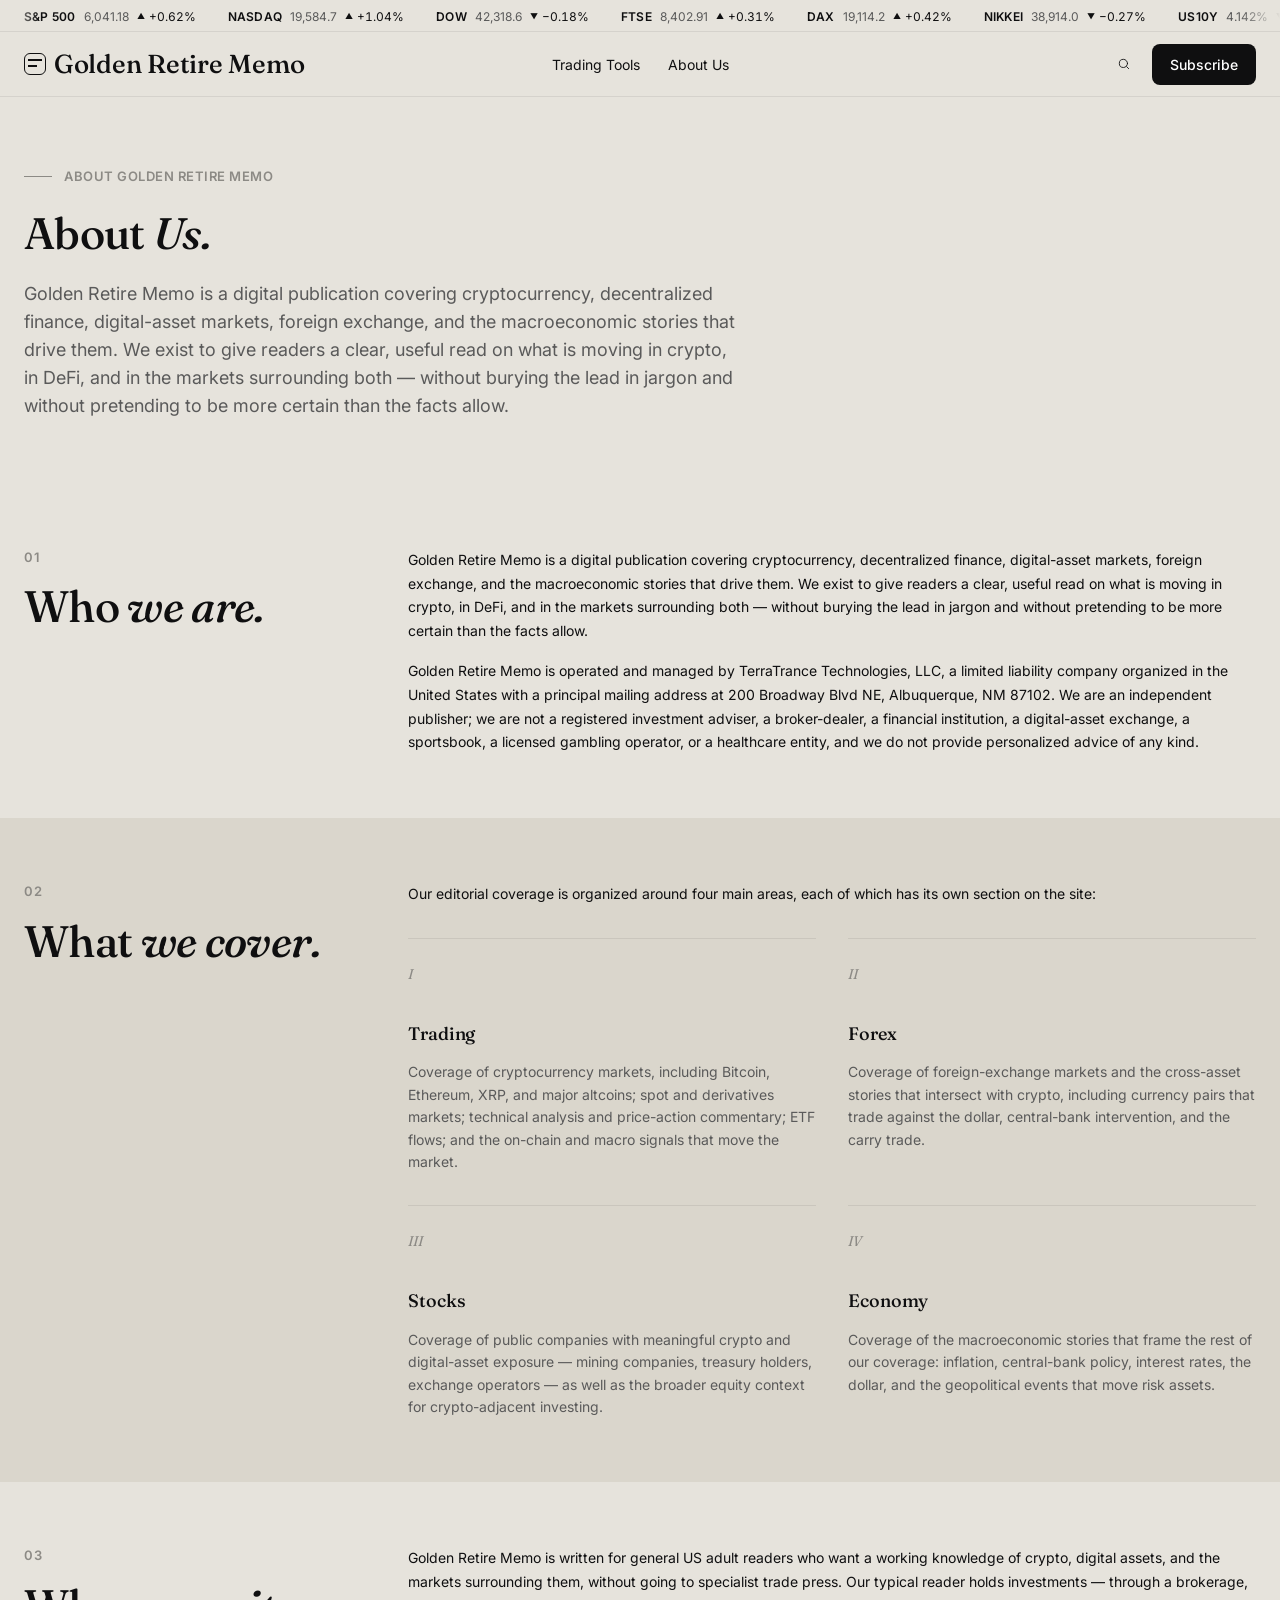
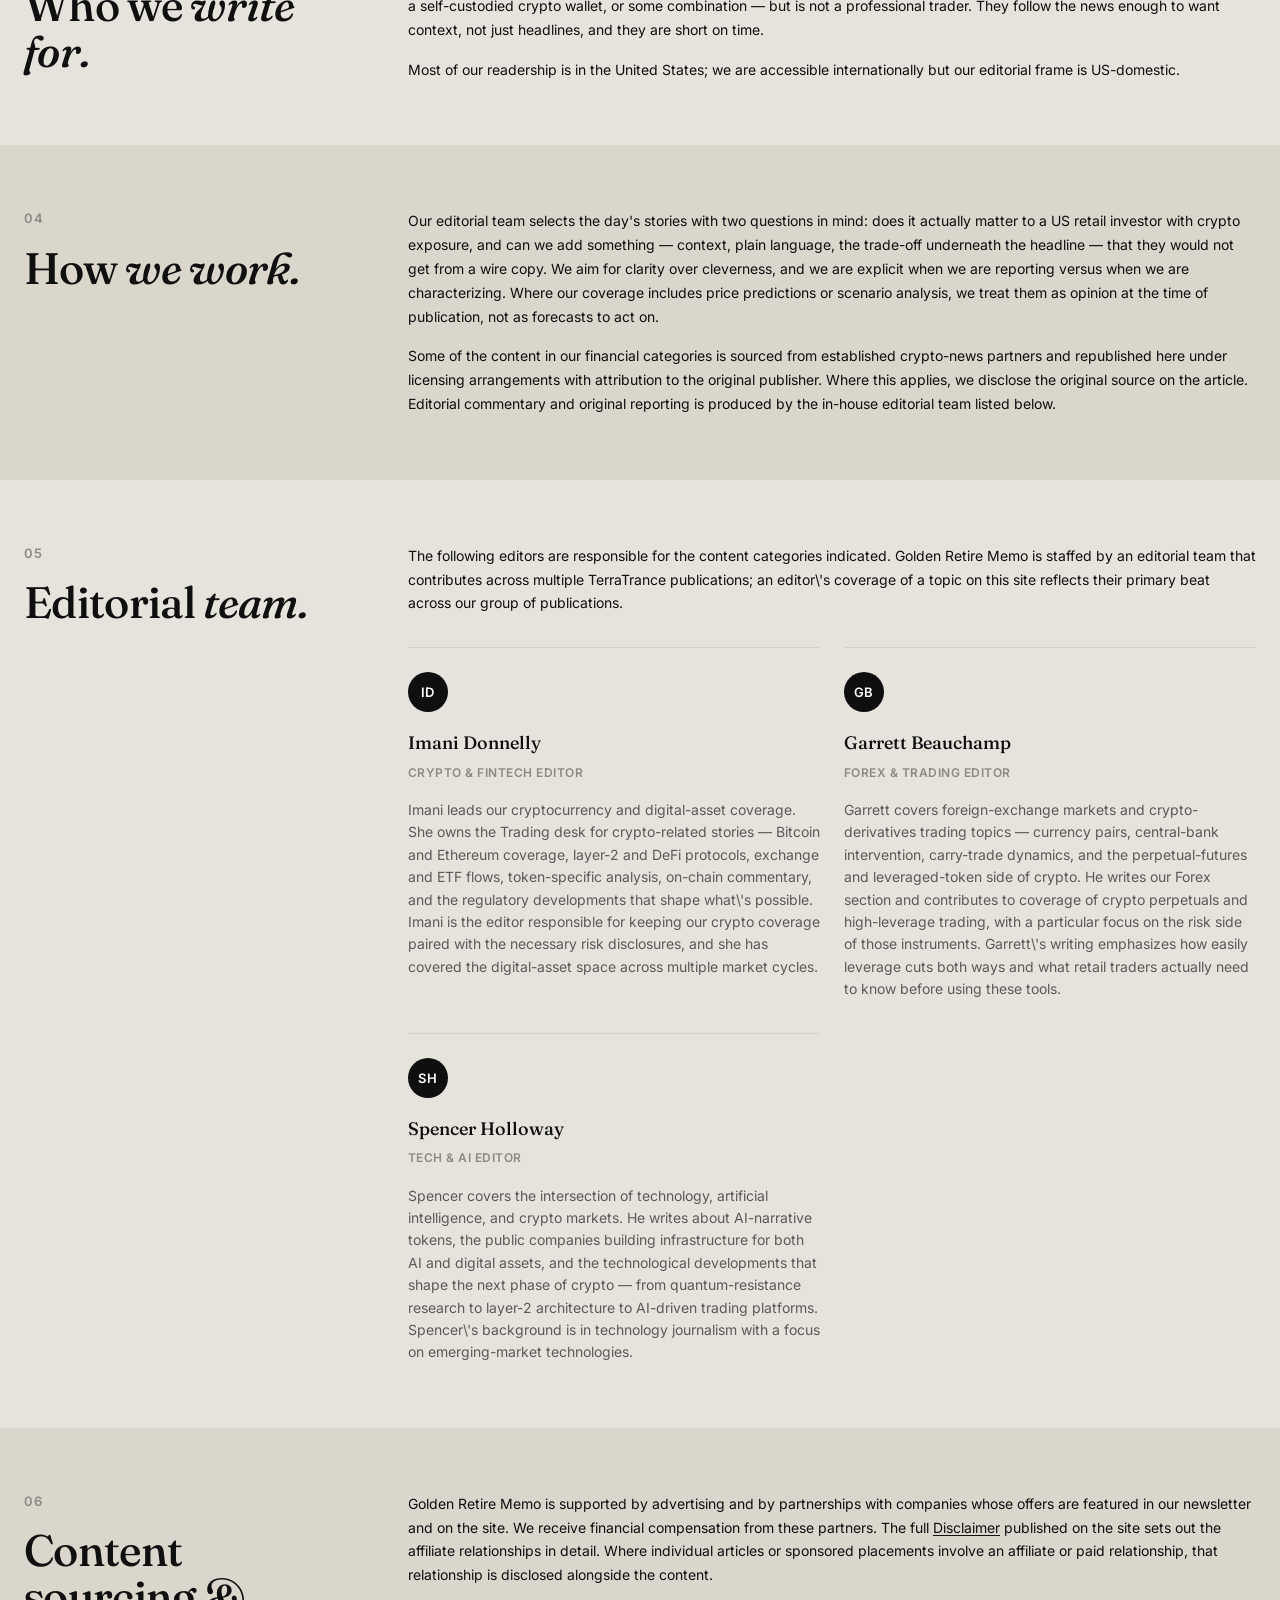
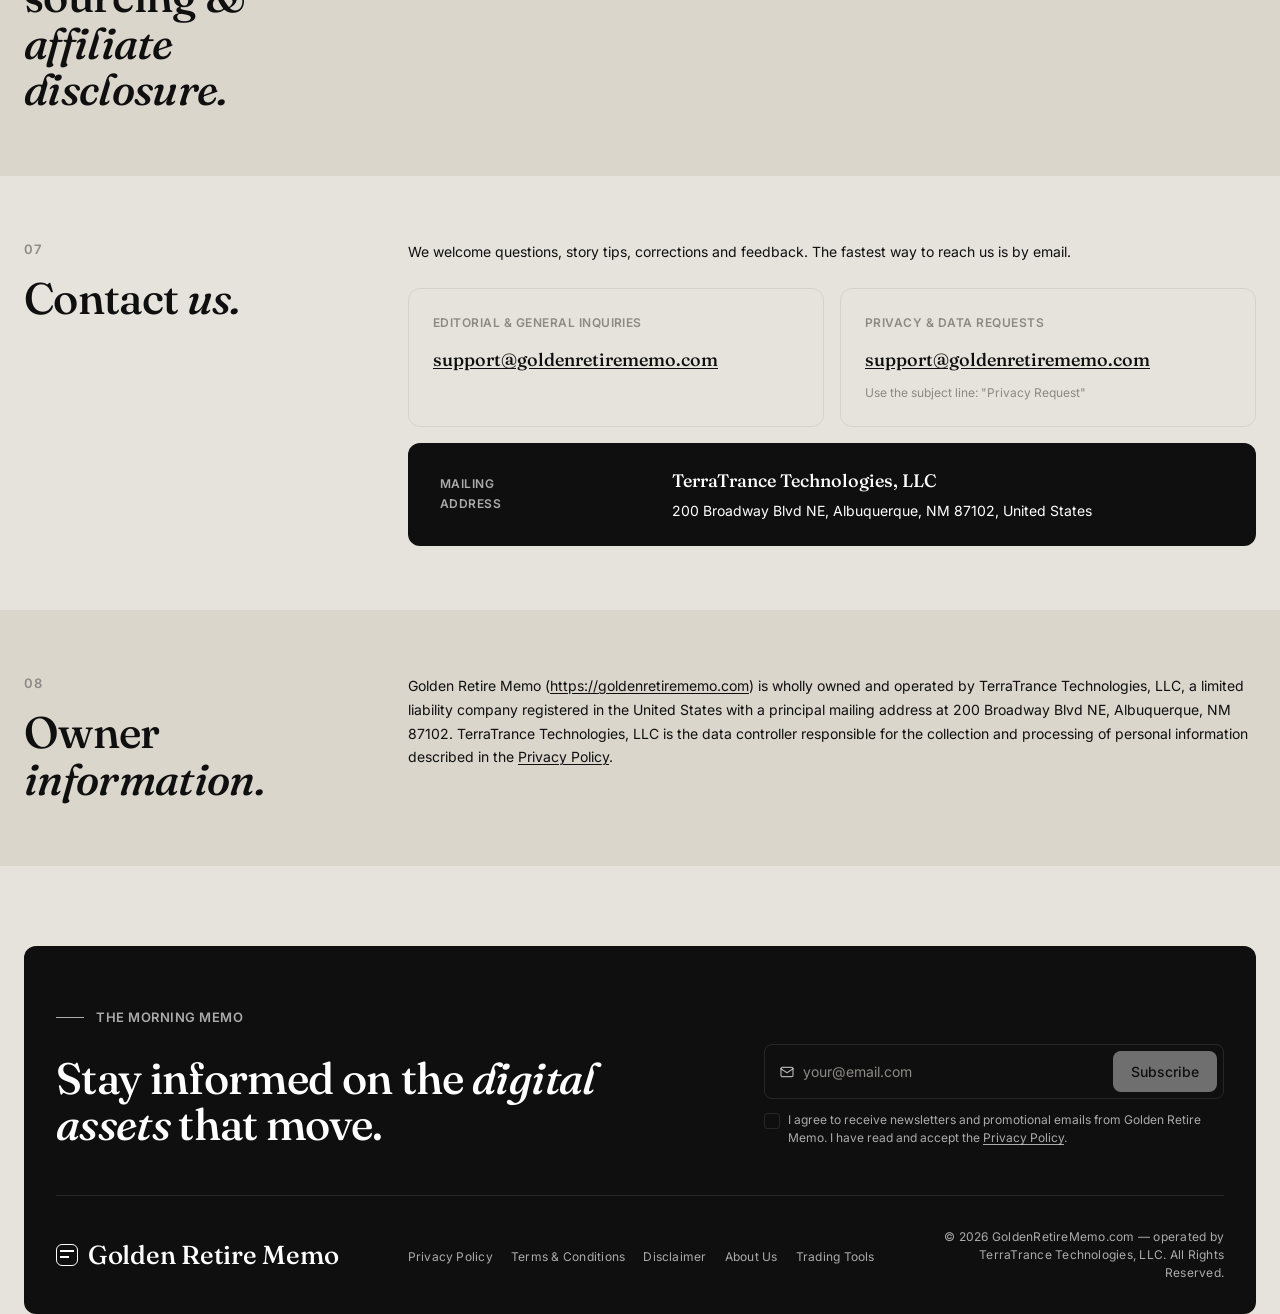
<file: about.html>
<!DOCTYPE html>
<html lang="en">
<head>
  <meta charset="UTF-8" />
  <meta name="viewport" content="width=device-width, initial-scale=1" />
  <title>About Golden Retire Memo</title>
  <link rel="preconnect" href="https://fonts.googleapis.com" />
  <link rel="preconnect" href="https://fonts.gstatic.com" crossorigin />
  <link
    href="https://fonts.googleapis.com/css2?family=Fraunces:ital,opsz,wght@0,9..144,400;0,9..144,500;0,9..144,600;1,9..144,400;1,9..144,500&family=Inter:wght@400;500;600&display=swap"
    rel="stylesheet"
  />
  <link rel="stylesheet" href="styles.css" />
</head>
<body>

  <!-- TOPBAR -->
  <div class="topbar">
    <div class="ticker-viewport">
      <div class="ticker-track" id="tickerTrack"></div>
    </div>
  </div>

  <!-- HEADER -->
  <div class="header-wrap">
    <header class="container header">
      <a href="index.html" class="logo">
        <span class="logo-mark" aria-hidden="true"></span>
        Golden Retire Memo
      </a>
      <nav class="nav">
        <a href="trading-tools.html">Trading Tools</a>
        <a href="about.html">About Us</a>
      </nav>
      <div class="header-right">
        <button class="icon-btn" id="searchOpen" aria-label="Open search">
          <svg width="14" height="14" viewBox="0 0 24 24" fill="none" stroke="currentColor" stroke-width="1.5" stroke-linecap="round" stroke-linejoin="round"><circle cx="11" cy="11" r="7"/><path d="m20 20-3.5-3.5"/></svg>
        </button>
        <button class="btn-primary">Subscribe</button>
      </div>
    </header>
  </div>

  <!-- PAGE HERO -->
  <main class="container">
    <section class="page-hero">
      <div class="page-hero-eyebrow eyebrow-rule">About Golden Retire Memo</div>
      <h1 class="page-hero-title">About <em>Us.</em></h1>
      <p class="page-hero-lead">Golden Retire Memo is a digital publication covering cryptocurrency, decentralized finance, digital-asset markets, foreign exchange, and the macroeconomic stories that drive them. We exist to give readers a clear, useful read on what is moving in crypto, in DeFi, and in the markets surrounding both — without burying the lead in jargon and without pretending to be more certain than the facts allow.</p>
    </section>
  </main>

  <!-- 01 — WHO WE ARE -->
  <section>
    <div class="container">
      <div class="numbered-section">
        <div class="num-col">
          <span class="section-num">01</span>
          <h2 class="section-num-title">Who <em>we are.</em></h2>
        </div>
        <div class="section-content">
          <p>Golden Retire Memo is a digital publication covering cryptocurrency, decentralized finance, digital-asset markets, foreign exchange, and the macroeconomic stories that drive them. We exist to give readers a clear, useful read on what is moving in crypto, in DeFi, and in the markets surrounding both — without burying the lead in jargon and without pretending to be more certain than the facts allow.</p>
          <p>Golden Retire Memo is operated and managed by TerraTrance Technologies, LLC, a limited liability company organized in the United States with a principal mailing address at 200 Broadway Blvd NE, Albuquerque, NM 87102. We are an independent publisher; we are not a registered investment adviser, a broker-dealer, a financial institution, a digital-asset exchange, a sportsbook, a licensed gambling operator, or a healthcare entity, and we do not provide personalized advice of any kind.</p>
        </div>
      </div>
    </div>
  </section>

  <!-- 02 — WHAT WE COVER (banded) -->
  <section class="section-banded">
    <div class="container">
      <div class="numbered-section">
        <div class="num-col">
          <span class="section-num">02</span>
          <h2 class="section-num-title">What <em>we cover.</em></h2>
        </div>
        <div class="section-content">
          <p style="margin-bottom: 32px;">Our editorial coverage is organized around four main areas, each of which has its own section on the site:</p>
          <div class="subcat-grid">
            <div class="subcat-item">
              <span class="subcat-roman">I</span>
              <h3 class="subcat-title">Trading</h3>
              <p class="subcat-desc">Coverage of cryptocurrency markets, including Bitcoin, Ethereum, XRP, and major altcoins; spot and derivatives markets; technical analysis and price-action commentary; ETF flows; and the on-chain and macro signals that move the market.</p>
            </div>
            <div class="subcat-item">
              <span class="subcat-roman">II</span>
              <h3 class="subcat-title">Forex</h3>
              <p class="subcat-desc">Coverage of foreign-exchange markets and the cross-asset stories that intersect with crypto, including currency pairs that trade against the dollar, central-bank intervention, and the carry trade.</p>
            </div>
            <div class="subcat-item">
              <span class="subcat-roman">III</span>
              <h3 class="subcat-title">Stocks</h3>
              <p class="subcat-desc">Coverage of public companies with meaningful crypto and digital-asset exposure — mining companies, treasury holders, exchange operators — as well as the broader equity context for crypto-adjacent investing.</p>
            </div>
            <div class="subcat-item">
              <span class="subcat-roman">IV</span>
              <h3 class="subcat-title">Economy</h3>
              <p class="subcat-desc">Coverage of the macroeconomic stories that frame the rest of our coverage: inflation, central-bank policy, interest rates, the dollar, and the geopolitical events that move risk assets.</p>
            </div>
          </div>
        </div>
      </div>
    </div>
  </section>

  <!-- 03 — WHO WE WRITE FOR -->
  <section>
    <div class="container">
      <div class="numbered-section">
        <div class="num-col">
          <span class="section-num">03</span>
          <h2 class="section-num-title">Who we <em>write for.</em></h2>
        </div>
        <div class="section-content">
          <p>Golden Retire Memo is written for general US adult readers who want a working knowledge of crypto, digital assets, and the markets surrounding them, without going to specialist trade press. Our typical reader holds investments — through a brokerage, a self-custodied crypto wallet, or some combination — but is not a professional trader. They follow the news enough to want context, not just headlines, and they are short on time.</p>
          <p>Most of our readership is in the United States; we are accessible internationally but our editorial frame is US-domestic.</p>
        </div>
      </div>
    </div>
  </section>

  <!-- 04 — HOW WE WORK (banded) -->
  <section class="section-banded">
    <div class="container">
      <div class="numbered-section">
        <div class="num-col">
          <span class="section-num">04</span>
          <h2 class="section-num-title">How <em>we work.</em></h2>
        </div>
        <div class="section-content">
          <p>Our editorial team selects the day's stories with two questions in mind: does it actually matter to a US retail investor with crypto exposure, and can we add something — context, plain language, the trade-off underneath the headline — that they would not get from a wire copy. We aim for clarity over cleverness, and we are explicit when we are reporting versus when we are characterizing. Where our coverage includes price predictions or scenario analysis, we treat them as opinion at the time of publication, not as forecasts to act on.</p>
          <p>Some of the content in our financial categories is sourced from established crypto-news partners and republished here under licensing arrangements with attribution to the original publisher. Where this applies, we disclose the original source on the article. Editorial commentary and original reporting is produced by the in-house editorial team listed below.</p>
        </div>
      </div>
    </div>
  </section>

  <!-- 05 — EDITORIAL TEAM -->
  <section>
    <div class="container">
      <div class="numbered-section">
        <div class="num-col">
          <span class="section-num">05</span>
          <h2 class="section-num-title">Editorial <em>team.</em></h2>
        </div>
        <div class="section-content">
          <p style="margin-bottom: 32px;">The following editors are responsible for the content categories indicated. Golden Retire Memo is staffed by an editorial team that contributes across multiple TerraTrance publications; an editor\'s coverage of a topic on this site reflects their primary beat across our group of publications.</p>
          <div class="editors-grid">
            <div class="editor-card">
              <div class="editor-avatar">ID</div>
              <div class="editor-name">Imani Donnelly</div>
              <div class="editor-role">Crypto &amp; Fintech Editor</div>
              <p class="editor-bio">Imani leads our cryptocurrency and digital-asset coverage. She owns the Trading desk for crypto-related stories — Bitcoin and Ethereum coverage, layer-2 and DeFi protocols, exchange and ETF flows, token-specific analysis, on-chain commentary, and the regulatory developments that shape what\'s possible. Imani is the editor responsible for keeping our crypto coverage paired with the necessary risk disclosures, and she has covered the digital-asset space across multiple market cycles.</p>
            </div>
            <div class="editor-card">
              <div class="editor-avatar">GB</div>
              <div class="editor-name">Garrett Beauchamp</div>
              <div class="editor-role">Forex &amp; Trading Editor</div>
              <p class="editor-bio">Garrett covers foreign-exchange markets and crypto-derivatives trading topics — currency pairs, central-bank intervention, carry-trade dynamics, and the perpetual-futures and leveraged-token side of crypto. He writes our Forex section and contributes to coverage of crypto perpetuals and high-leverage trading, with a particular focus on the risk side of those instruments. Garrett\'s writing emphasizes how easily leverage cuts both ways and what retail traders actually need to know before using these tools.</p>
            </div>
            <div class="editor-card">
              <div class="editor-avatar">SH</div>
              <div class="editor-name">Spencer Holloway</div>
              <div class="editor-role">Tech &amp; AI Editor</div>
              <p class="editor-bio">Spencer covers the intersection of technology, artificial intelligence, and crypto markets. He writes about AI-narrative tokens, the public companies building infrastructure for both AI and digital assets, and the technological developments that shape the next phase of crypto — from quantum-resistance research to layer-2 architecture to AI-driven trading platforms. Spencer\'s background is in technology journalism with a focus on emerging-market technologies.</p>
            </div>
          </div>
        </div>
      </div>
    </div>
  </section>

  <!-- 06 — CONTENT SOURCING (banded) -->
  <section class="section-banded">
    <div class="container">
      <div class="numbered-section">
        <div class="num-col">
          <span class="section-num">06</span>
          <h2 class="section-num-title">Content sourcing &amp; <em>affiliate disclosure.</em></h2>
        </div>
        <div class="section-content">
          <p>Golden Retire Memo is supported by advertising and by partnerships with companies whose offers are featured in our newsletter and on the site. We receive financial compensation from these partners. The full <a href="#" style="text-decoration:underline; text-underline-offset:2px;">Disclaimer</a> published on the site sets out the affiliate relationships in detail. Where individual articles or sponsored placements involve an affiliate or paid relationship, that relationship is disclosed alongside the content.</p>
        </div>
      </div>
    </div>
  </section>

  <!-- 07 — CONTACT -->
  <section>
    <div class="container">
      <div class="numbered-section">
        <div class="num-col">
          <span class="section-num">07</span>
          <h2 class="section-num-title">Contact <em>us.</em></h2>
        </div>
        <div class="section-content">
          <p style="margin-bottom: 24px;">We welcome questions, story tips, corrections and feedback. The fastest way to reach us is by email.</p>

          <div class="contact-grid">
            <div class="contact-card">
              <div class="contact-eyebrow">Editorial &amp; General Inquiries</div>
              <a href="mailto:support@goldenretirememo.com" class="contact-link">support@goldenretirememo.com</a>
            </div>
            <div class="contact-card">
              <div class="contact-eyebrow">Privacy &amp; Data Requests</div>
              <a href="mailto:support@goldenretirememo.com?subject=Privacy%20Request" class="contact-link">support@goldenretirememo.com</a>
              <p class="contact-note">Use the subject line: "Privacy Request"</p>
            </div>
          </div>

          <div class="dark-callout">
            <span class="dark-callout-label">Mailing<br/>address</span>
            <div class="dark-callout-content">
              <strong>TerraTrance Technologies, LLC</strong>
              200 Broadway Blvd NE, Albuquerque, NM 87102, United States
            </div>
          </div>
        </div>
      </div>
    </div>
  </section>

  <!-- 08 — OWNER (banded) -->
  <section class="section-banded">
    <div class="container">
      <div class="numbered-section">
        <div class="num-col">
          <span class="section-num">08</span>
          <h2 class="section-num-title">Owner <em>information.</em></h2>
        </div>
        <div class="section-content">
          <p>Golden Retire Memo (<a href="https://goldenretirememo.com" style="text-decoration:underline; text-underline-offset:2px;">https://goldenretirememo.com</a>) is wholly owned and operated by TerraTrance Technologies, LLC, a limited liability company registered in the United States with a principal mailing address at 200 Broadway Blvd NE, Albuquerque, NM 87102. TerraTrance Technologies, LLC is the data controller responsible for the collection and processing of personal information described in the <a href="#" style="text-decoration:underline; text-underline-offset:2px;">Privacy Policy</a>.</p>
        </div>
      </div>
    </div>
  </section>

  <!-- FOOTER -->
  <footer class="container">
    <div class="site-footer">
      <div class="footer-cta">
        <div>
          <div class="footer-eyebrow">The Morning Memo</div>
          <h2 class="footer-headline">Stay informed on the <em>digital assets</em> that move.</h2>
        </div>
        <div class="footer-form-block">
          <div class="input-row">
            <svg viewBox="0 0 24 24" fill="none" stroke="currentColor" stroke-width="1.8" stroke-linecap="round" stroke-linejoin="round"><rect x="3" y="5" width="18" height="14" rx="2"/><path d="m3 7 9 6 9-6"/></svg>
            <input type="email" placeholder="your@email.com" aria-label="Email address" />
            <button class="btn-primary" disabled aria-disabled="true">Subscribe</button>
          </div>
          <label class="footer-form-checkbox">
            <input type="checkbox" />
            <span>I agree to receive newsletters and promotional emails from Golden Retire Memo. I have read and accept the <a href="#">Privacy Policy</a>.</span>
          </label>
        </div>
      </div>
      <div class="footer-bottom-bar">
        <a href="index.html" class="footer-mark-row">
          <span class="logo-mark logo-mark--on-dark" aria-hidden="true"></span>
          Golden Retire Memo
        </a>
        <ul class="footer-legal-links">
          <li><a href="#">Privacy Policy</a></li>
          <li><a href="#">Terms &amp; Conditions</a></li>
          <li><a href="#">Disclaimer</a></li>
          <li><a href="about.html">About Us</a></li>
          <li><a href="trading-tools.html">Trading Tools</a></li>
        </ul>
        <span class="footer-copyright">© 2026 GoldenRetireMemo.com — operated by TerraTrance Technologies, LLC. All Rights Reserved.</span>
      </div>
    </div>
  </footer>

  <!-- SCRIM + SEARCH OVERLAY -->
  <div class="page-scrim" id="pageScrim" aria-hidden="true"></div>
  <div class="search-overlay" id="searchOverlay" aria-hidden="true">
    <div class="container search-overlay-header">
      <a href="index.html" class="logo" style="color:var(--text-on-dark-1)">
        <span class="logo-mark logo-mark--on-dark" aria-hidden="true"></span>
        Golden Retire Memo
      </a>
      <nav class="nav">
        <a href="trading-tools.html">Trading Tools</a>
        <a href="about.html">About Us</a>
      </nav>
      <div class="header-right">
        <button class="icon-btn" id="searchClose" aria-label="Close search">
          <svg width="14" height="14" viewBox="0 0 24 24" fill="none" stroke="currentColor" stroke-width="1.5" stroke-linecap="round" stroke-linejoin="round"><path d="M6 6l12 12M18 6 6 18"/></svg>
        </button>
        <button class="btn-primary btn-primary--inverted">Subscribe</button>
      </div>
    </div>
    <div class="search-body">
      <div class="search-input-wrap">
        <div class="search-field">
          <input id="searchInput" type="text" placeholder="Search…" autocomplete="off" />
          <svg class="search-magnifier" viewBox="0 0 24 24" fill="none" stroke="currentColor" stroke-width="1.5" stroke-linecap="round" stroke-linejoin="round"><circle cx="11" cy="11" r="7"/><path d="m20 20-3.5-3.5"/></svg>
        </div>
        <p class="search-hint">Hit Enter to Search or X to close</p>
      </div>
    </div>
  </div>

  <script src="app.js"></script>
</body>
</html>
</file>
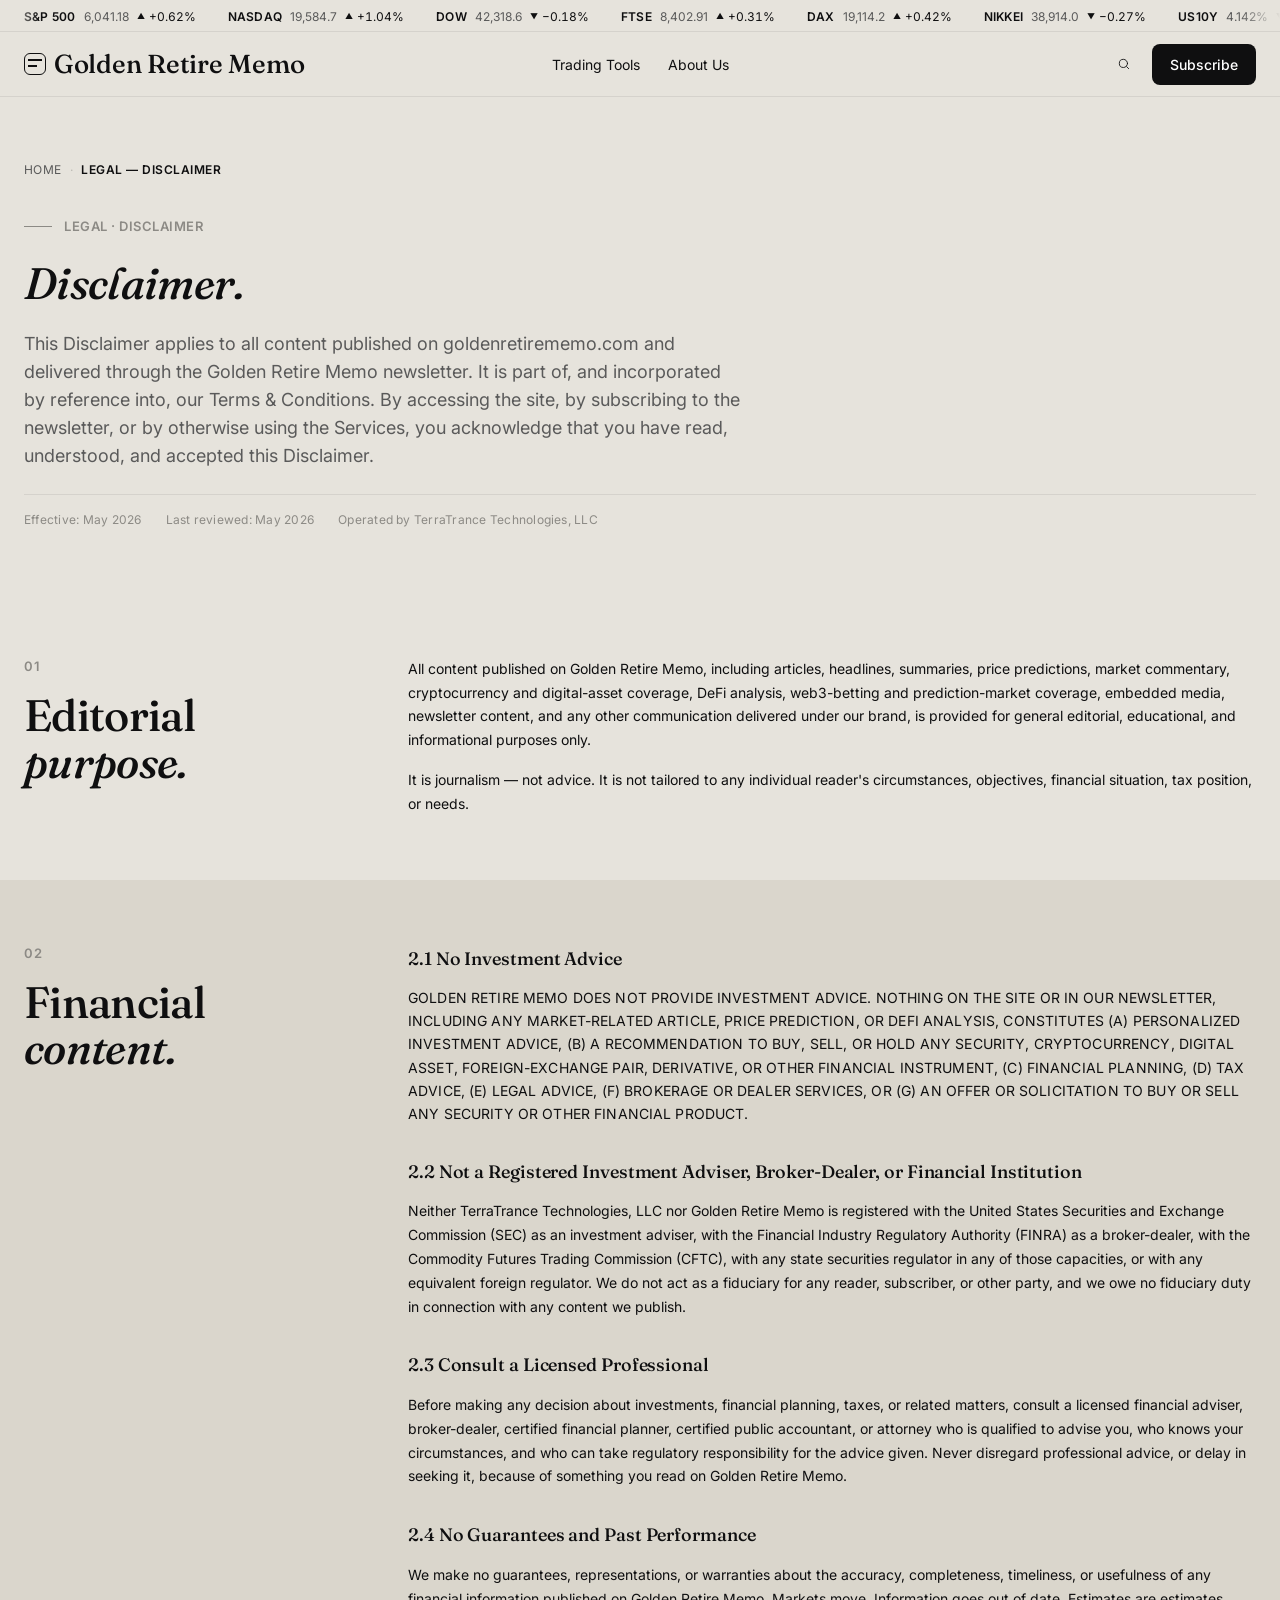
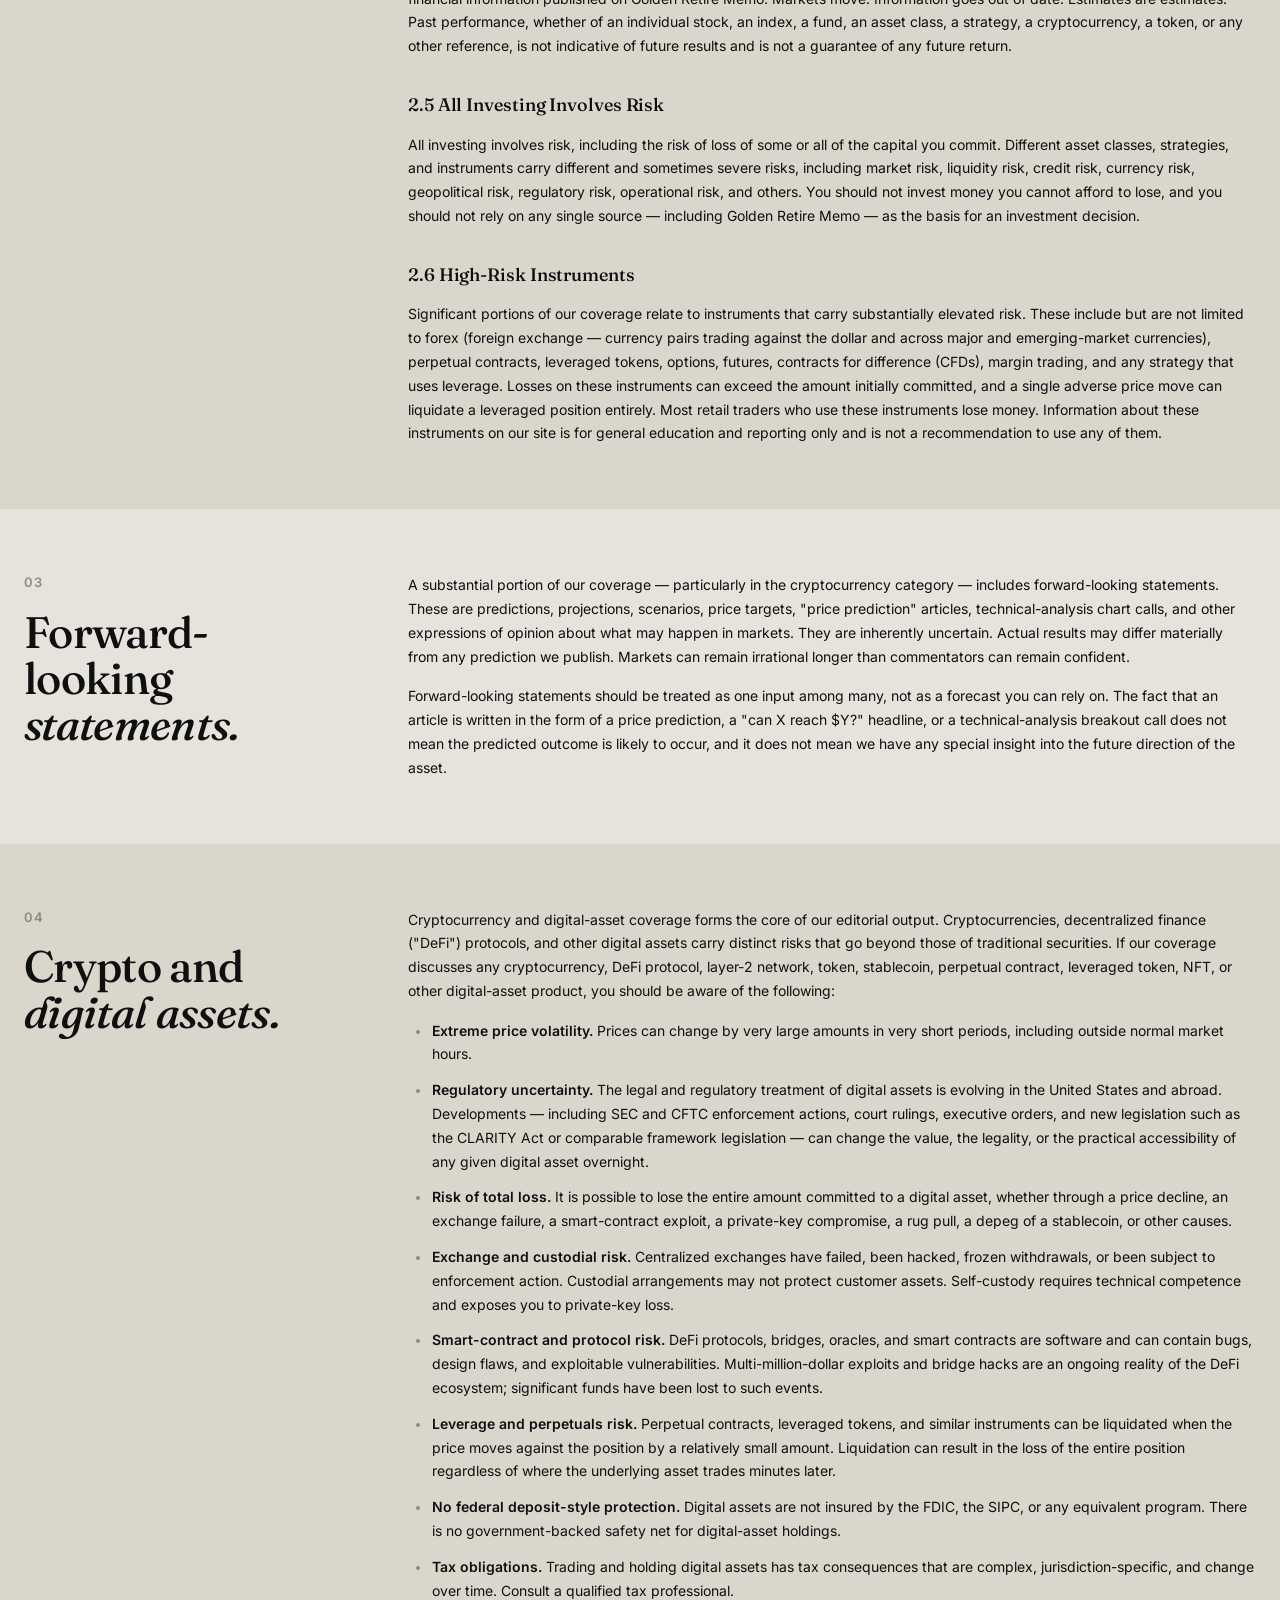
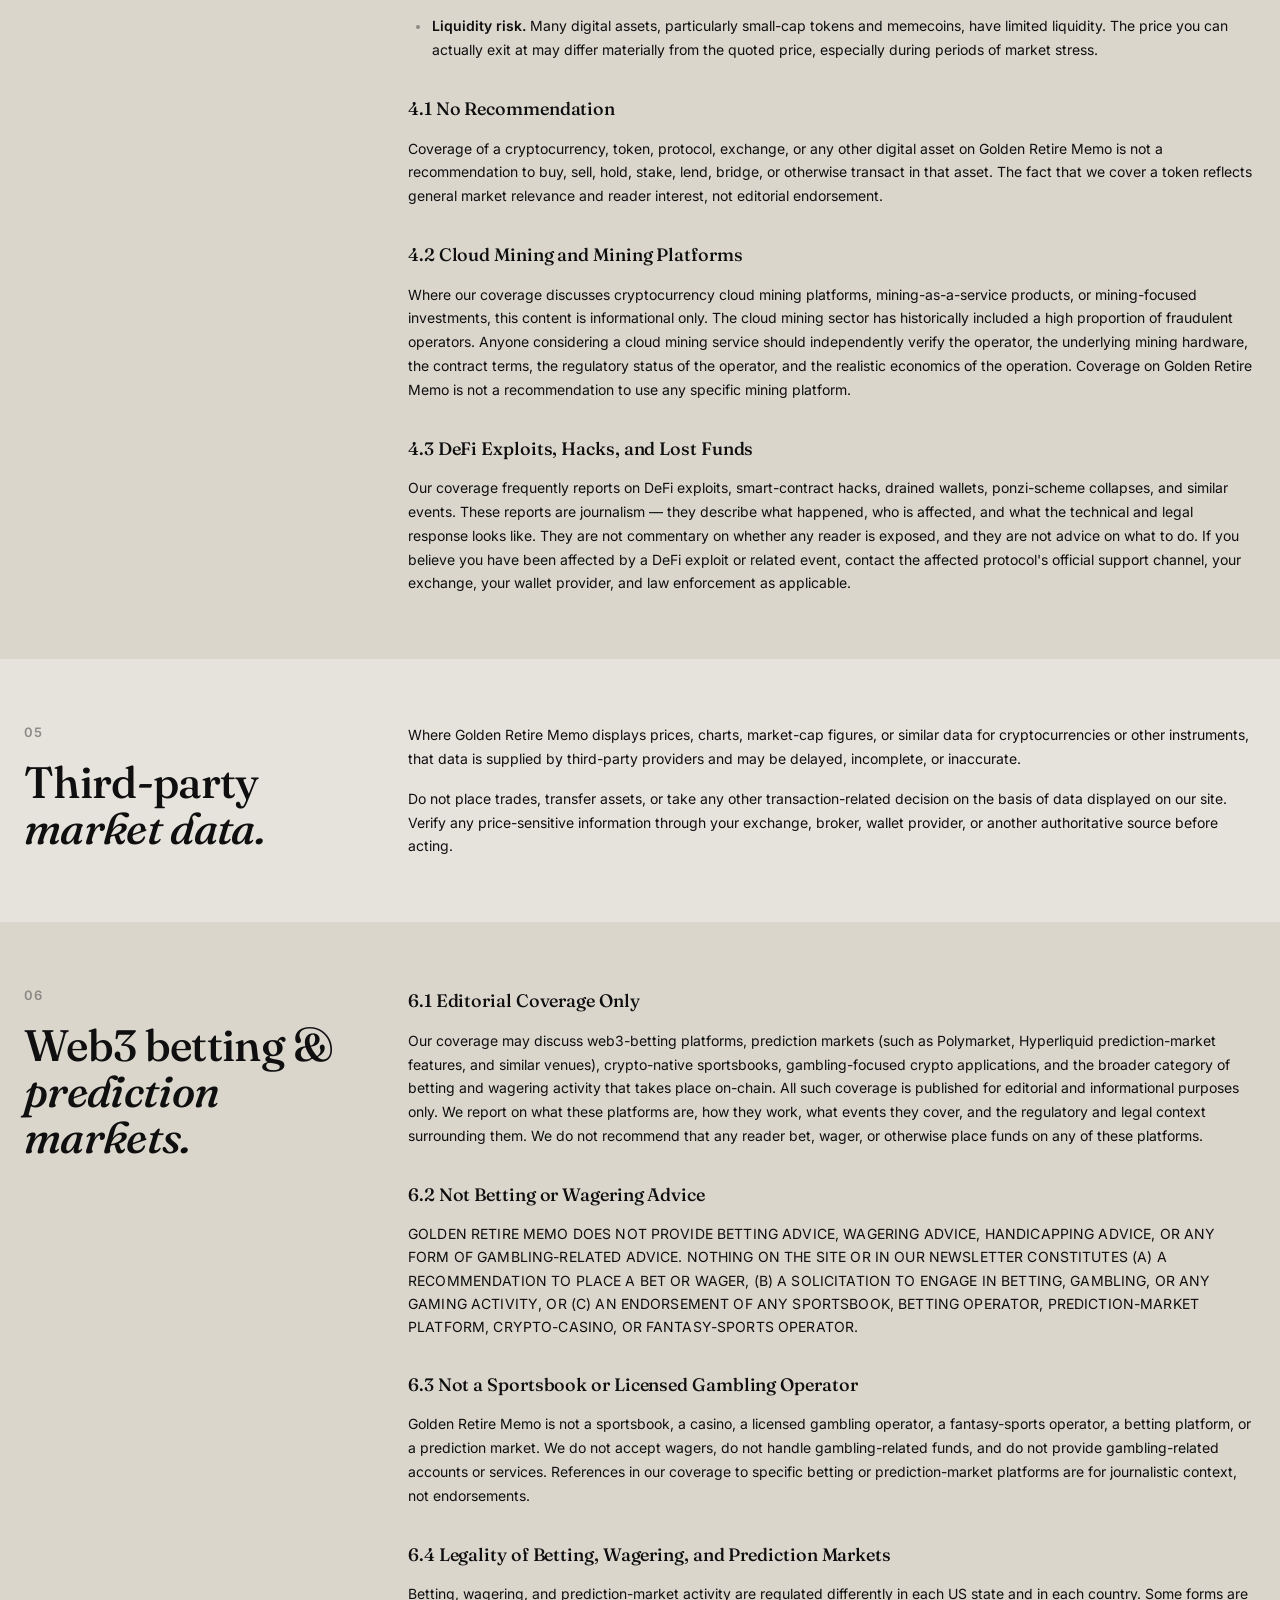
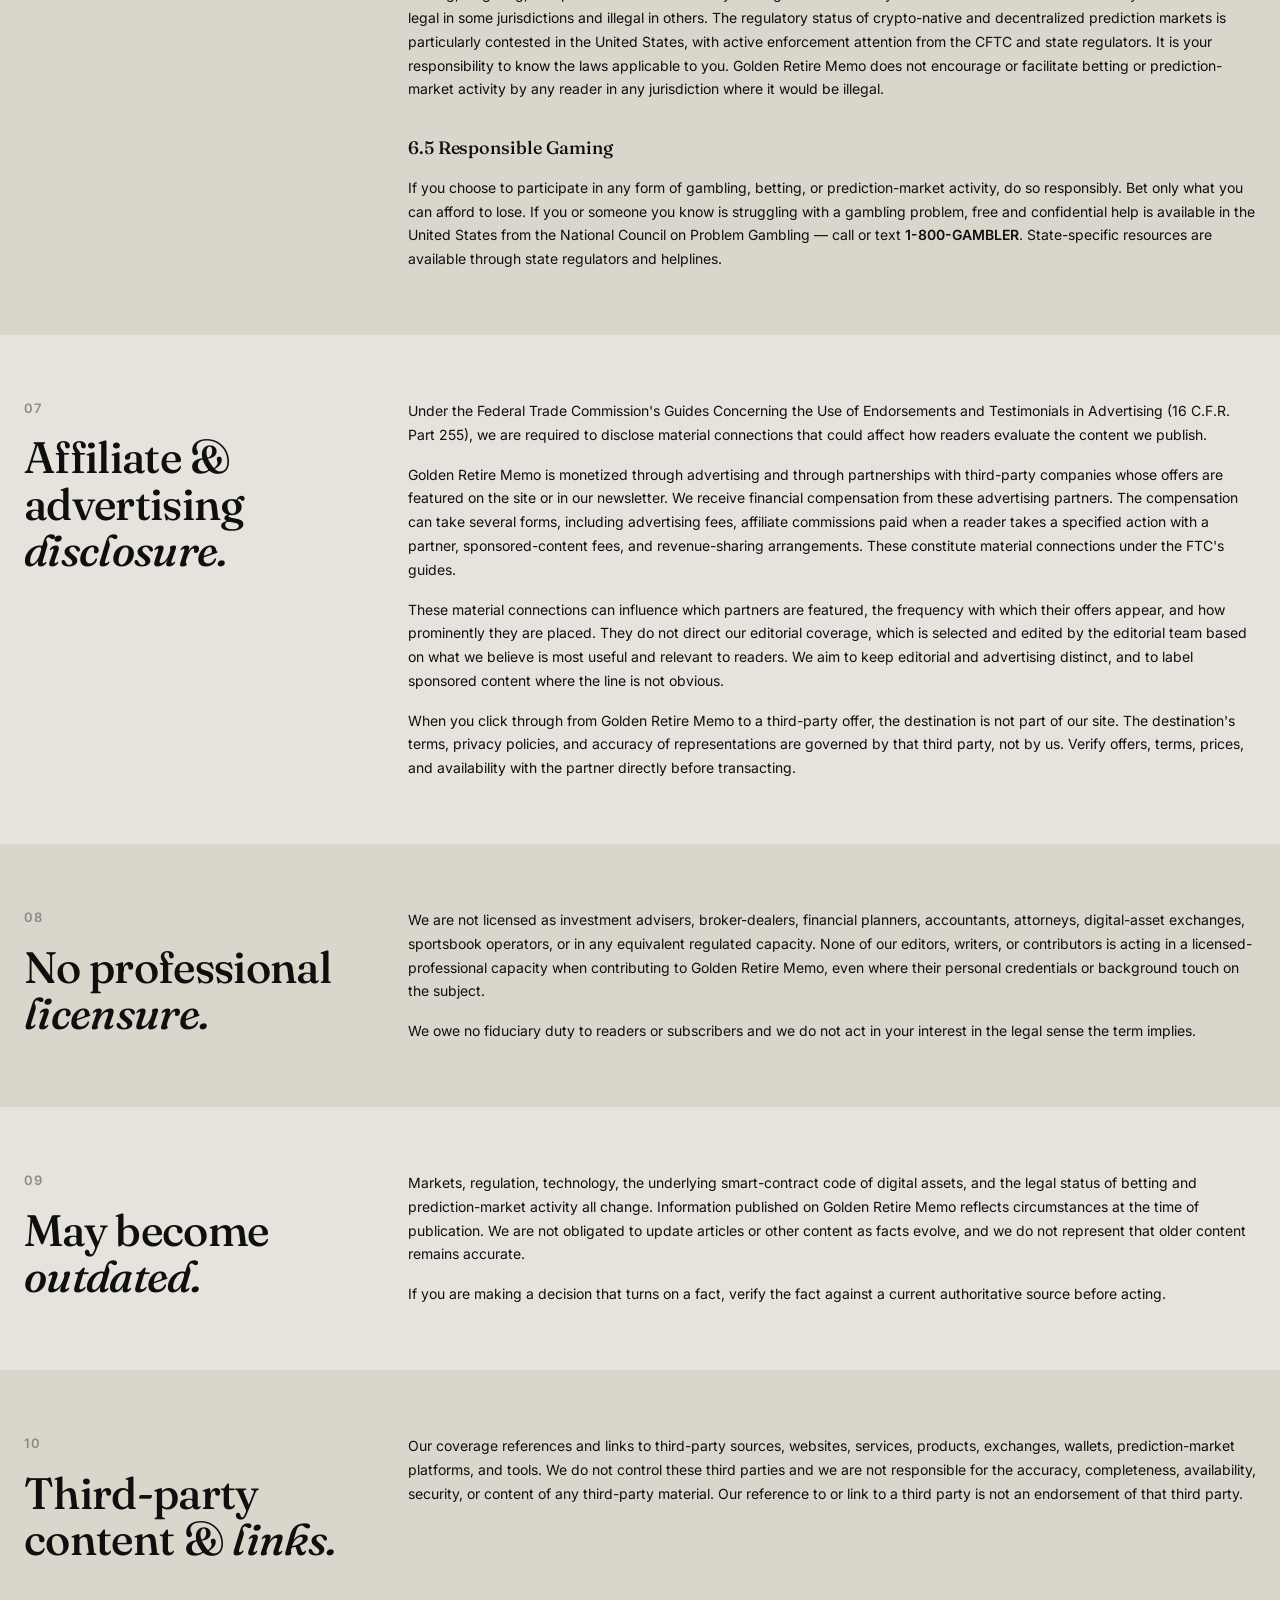
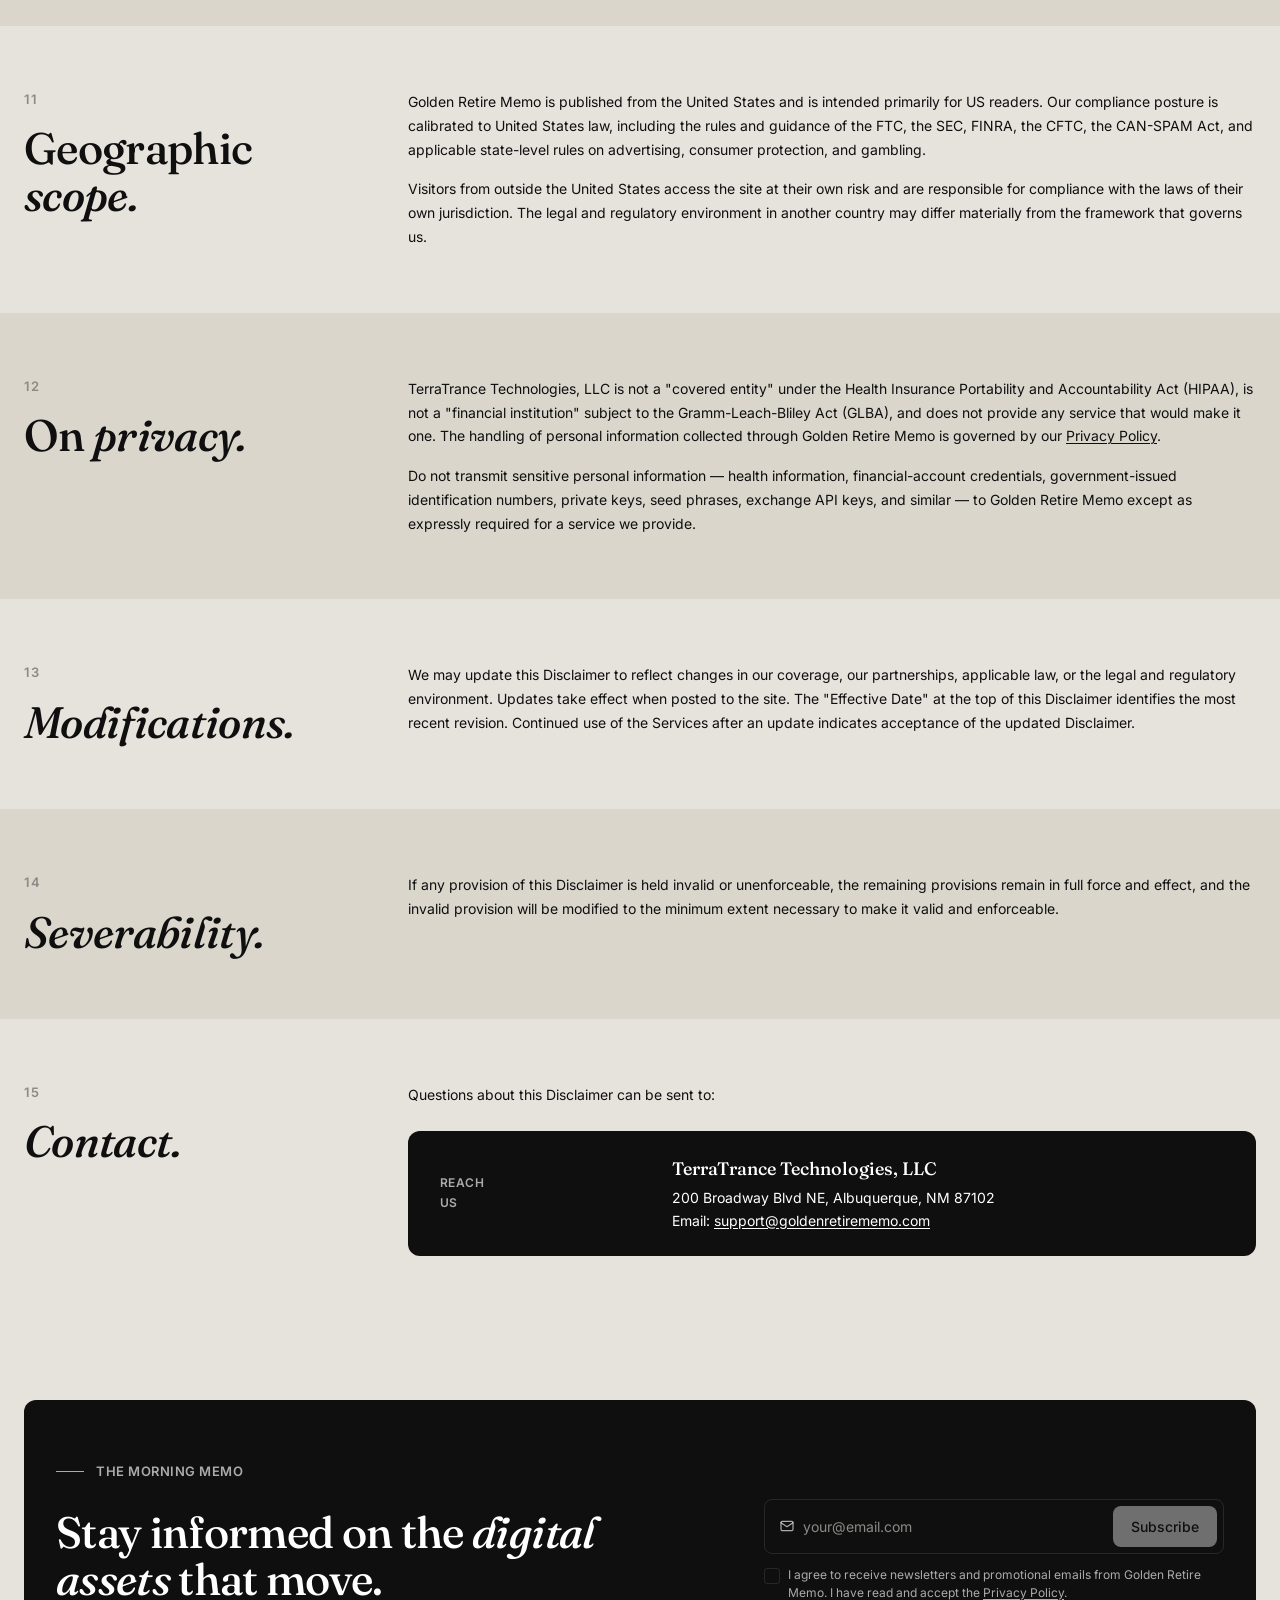
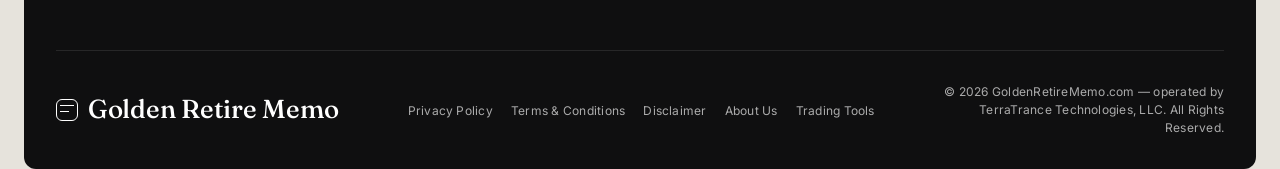
<file: disclaimer.html>
<!DOCTYPE html>
<html lang="en">
<head>
  <meta charset="UTF-8" />
  <meta name="viewport" content="width=device-width, initial-scale=1" />
  <title>Disclaimer — Golden Retire Memo</title>
  <link rel="preconnect" href="https://fonts.googleapis.com" />
  <link rel="preconnect" href="https://fonts.gstatic.com" crossorigin />
  <link
    href="https://fonts.googleapis.com/css2?family=Fraunces:ital,opsz,wght@0,9..144,400;0,9..144,500;0,9..144,600;1,9..144,400;1,9..144,500&family=Inter:wght@400;500;600&display=swap"
    rel="stylesheet"
  />
  <link rel="stylesheet" href="styles.css" />
</head>
<body>

  <div class="topbar">
    <div class="ticker-viewport">
      <div class="ticker-track" id="tickerTrack"></div>
    </div>
  </div>

  <div class="header-wrap">
    <header class="container header">
      <a href="index.html" class="logo">
        <span class="logo-mark" aria-hidden="true"></span>
        Golden Retire Memo
      </a>
      <nav class="nav">
        <a href="trading-tools.html">Trading Tools</a>
        <a href="about.html">About Us</a>
      </nav>
      <div class="header-right">
        <button class="icon-btn" id="searchOpen" aria-label="Open search">
          <svg width="14" height="14" viewBox="0 0 24 24" fill="none" stroke="currentColor" stroke-width="1.5" stroke-linecap="round" stroke-linejoin="round"><circle cx="11" cy="11" r="7"/><path d="m20 20-3.5-3.5"/></svg>
        </button>
        <button class="btn-primary">Subscribe</button>
      </div>
    </header>
  </div>

  <main class="container">
    <section class="page-hero">
      <nav class="breadcrumb" aria-label="Breadcrumb">
        <a href="index.html">Home</a>
        <span class="crumb-sep">·</span>
        <span class="crumb-current">Legal — Disclaimer</span>
      </nav>
      <div class="page-hero-eyebrow eyebrow-rule">Legal · Disclaimer</div>
      <h1 class="page-hero-title"><em>Disclaimer.</em></h1>
      <p class="page-hero-lead">This Disclaimer applies to all content published on goldenretirememo.com and delivered through the Golden Retire Memo newsletter. It is part of, and incorporated by reference into, our Terms &amp; Conditions. By accessing the site, by subscribing to the newsletter, or by otherwise using the Services, you acknowledge that you have read, understood, and accepted this Disclaimer.</p>
      <div class="page-hero-meta">
        <span>Effective: May 2026</span>
        <span>Last reviewed: May 2026</span>
        <span>Operated by TerraTrance Technologies, LLC</span>
      </div>
    </section>
  </main>

  <!-- 01 — EDITORIAL PURPOSE -->
  <section>
    <div class="container">
      <div class="numbered-section">
        <div class="num-col">
          <span class="section-num">01</span>
          <h2 class="section-num-title">Editorial <em>purpose.</em></h2>
        </div>
        <div class="section-content">
          <p>All content published on Golden Retire Memo, including articles, headlines, summaries, price predictions, market commentary, cryptocurrency and digital-asset coverage, DeFi analysis, web3-betting and prediction-market coverage, embedded media, newsletter content, and any other communication delivered under our brand, is provided for general editorial, educational, and informational purposes only.</p>
          <p>It is journalism — not advice. It is not tailored to any individual reader's circumstances, objectives, financial situation, tax position, or needs.</p>
        </div>
      </div>
    </div>
  </section>

  <!-- 02 — FINANCIAL CONTENT (banded) -->
  <section class="section-banded">
    <div class="container">
      <div class="numbered-section">
        <div class="num-col">
          <span class="section-num">02</span>
          <h2 class="section-num-title">Financial <em>content.</em></h2>
        </div>
        <div class="section-content">
          <h3>2.1 No Investment Advice</h3>
          <p class="legalese">GOLDEN RETIRE MEMO DOES NOT PROVIDE INVESTMENT ADVICE. NOTHING ON THE SITE OR IN OUR NEWSLETTER, INCLUDING ANY MARKET-RELATED ARTICLE, PRICE PREDICTION, OR DEFI ANALYSIS, CONSTITUTES (A) PERSONALIZED INVESTMENT ADVICE, (B) A RECOMMENDATION TO BUY, SELL, OR HOLD ANY SECURITY, CRYPTOCURRENCY, DIGITAL ASSET, FOREIGN-EXCHANGE PAIR, DERIVATIVE, OR OTHER FINANCIAL INSTRUMENT, (C) FINANCIAL PLANNING, (D) TAX ADVICE, (E) LEGAL ADVICE, (F) BROKERAGE OR DEALER SERVICES, OR (G) AN OFFER OR SOLICITATION TO BUY OR SELL ANY SECURITY OR OTHER FINANCIAL PRODUCT.</p>

          <h3>2.2 Not a Registered Investment Adviser, Broker-Dealer, or Financial Institution</h3>
          <p>Neither TerraTrance Technologies, LLC nor Golden Retire Memo is registered with the United States Securities and Exchange Commission (SEC) as an investment adviser, with the Financial Industry Regulatory Authority (FINRA) as a broker-dealer, with the Commodity Futures Trading Commission (CFTC), with any state securities regulator in any of those capacities, or with any equivalent foreign regulator. We do not act as a fiduciary for any reader, subscriber, or other party, and we owe no fiduciary duty in connection with any content we publish.</p>

          <h3>2.3 Consult a Licensed Professional</h3>
          <p>Before making any decision about investments, financial planning, taxes, or related matters, consult a licensed financial adviser, broker-dealer, certified financial planner, certified public accountant, or attorney who is qualified to advise you, who knows your circumstances, and who can take regulatory responsibility for the advice given. Never disregard professional advice, or delay in seeking it, because of something you read on Golden Retire Memo.</p>

          <h3>2.4 No Guarantees and Past Performance</h3>
          <p>We make no guarantees, representations, or warranties about the accuracy, completeness, timeliness, or usefulness of any financial information published on Golden Retire Memo. Markets move. Information goes out of date. Estimates are estimates. Past performance, whether of an individual stock, an index, a fund, an asset class, a strategy, a cryptocurrency, a token, or any other reference, is not indicative of future results and is not a guarantee of any future return.</p>

          <h3>2.5 All Investing Involves Risk</h3>
          <p>All investing involves risk, including the risk of loss of some or all of the capital you commit. Different asset classes, strategies, and instruments carry different and sometimes severe risks, including market risk, liquidity risk, credit risk, currency risk, geopolitical risk, regulatory risk, operational risk, and others. You should not invest money you cannot afford to lose, and you should not rely on any single source — including Golden Retire Memo — as the basis for an investment decision.</p>

          <h3>2.6 High-Risk Instruments</h3>
          <p>Significant portions of our coverage relate to instruments that carry substantially elevated risk. These include but are not limited to forex (foreign exchange — currency pairs trading against the dollar and across major and emerging-market currencies), perpetual contracts, leveraged tokens, options, futures, contracts for difference (CFDs), margin trading, and any strategy that uses leverage. Losses on these instruments can exceed the amount initially committed, and a single adverse price move can liquidate a leveraged position entirely. Most retail traders who use these instruments lose money. Information about these instruments on our site is for general education and reporting only and is not a recommendation to use any of them.</p>
        </div>
      </div>
    </div>
  </section>

  <!-- 03 — FORWARD-LOOKING STATEMENTS -->
  <section>
    <div class="container">
      <div class="numbered-section">
        <div class="num-col">
          <span class="section-num">03</span>
          <h2 class="section-num-title">Forward-looking <em>statements.</em></h2>
        </div>
        <div class="section-content">
          <p>A substantial portion of our coverage — particularly in the cryptocurrency category — includes forward-looking statements. These are predictions, projections, scenarios, price targets, "price prediction" articles, technical-analysis chart calls, and other expressions of opinion about what may happen in markets. They are inherently uncertain. Actual results may differ materially from any prediction we publish. Markets can remain irrational longer than commentators can remain confident.</p>
          <p>Forward-looking statements should be treated as one input among many, not as a forecast you can rely on. The fact that an article is written in the form of a price prediction, a "can X reach $Y?" headline, or a technical-analysis breakout call does not mean the predicted outcome is likely to occur, and it does not mean we have any special insight into the future direction of the asset.</p>
        </div>
      </div>
    </div>
  </section>

  <!-- 04 — CRYPTO & DIGITAL ASSETS (banded) -->
  <section class="section-banded">
    <div class="container">
      <div class="numbered-section">
        <div class="num-col">
          <span class="section-num">04</span>
          <h2 class="section-num-title">Crypto and <em>digital assets.</em></h2>
        </div>
        <div class="section-content">
          <p>Cryptocurrency and digital-asset coverage forms the core of our editorial output. Cryptocurrencies, decentralized finance ("DeFi") protocols, and other digital assets carry distinct risks that go beyond those of traditional securities. If our coverage discusses any cryptocurrency, DeFi protocol, layer-2 network, token, stablecoin, perpetual contract, leveraged token, NFT, or other digital-asset product, you should be aware of the following:</p>
          <ul>
            <li><strong>Extreme price volatility.</strong> Prices can change by very large amounts in very short periods, including outside normal market hours.</li>
            <li><strong>Regulatory uncertainty.</strong> The legal and regulatory treatment of digital assets is evolving in the United States and abroad. Developments — including SEC and CFTC enforcement actions, court rulings, executive orders, and new legislation such as the CLARITY Act or comparable framework legislation — can change the value, the legality, or the practical accessibility of any given digital asset overnight.</li>
            <li><strong>Risk of total loss.</strong> It is possible to lose the entire amount committed to a digital asset, whether through a price decline, an exchange failure, a smart-contract exploit, a private-key compromise, a rug pull, a depeg of a stablecoin, or other causes.</li>
            <li><strong>Exchange and custodial risk.</strong> Centralized exchanges have failed, been hacked, frozen withdrawals, or been subject to enforcement action. Custodial arrangements may not protect customer assets. Self-custody requires technical competence and exposes you to private-key loss.</li>
            <li><strong>Smart-contract and protocol risk.</strong> DeFi protocols, bridges, oracles, and smart contracts are software and can contain bugs, design flaws, and exploitable vulnerabilities. Multi-million-dollar exploits and bridge hacks are an ongoing reality of the DeFi ecosystem; significant funds have been lost to such events.</li>
            <li><strong>Leverage and perpetuals risk.</strong> Perpetual contracts, leveraged tokens, and similar instruments can be liquidated when the price moves against the position by a relatively small amount. Liquidation can result in the loss of the entire position regardless of where the underlying asset trades minutes later.</li>
            <li><strong>No federal deposit-style protection.</strong> Digital assets are not insured by the FDIC, the SIPC, or any equivalent program. There is no government-backed safety net for digital-asset holdings.</li>
            <li><strong>Tax obligations.</strong> Trading and holding digital assets has tax consequences that are complex, jurisdiction-specific, and change over time. Consult a qualified tax professional.</li>
            <li><strong>Liquidity risk.</strong> Many digital assets, particularly small-cap tokens and memecoins, have limited liquidity. The price you can actually exit at may differ materially from the quoted price, especially during periods of market stress.</li>
          </ul>

          <h3>4.1 No Recommendation</h3>
          <p>Coverage of a cryptocurrency, token, protocol, exchange, or any other digital asset on Golden Retire Memo is not a recommendation to buy, sell, hold, stake, lend, bridge, or otherwise transact in that asset. The fact that we cover a token reflects general market relevance and reader interest, not editorial endorsement.</p>

          <h3>4.2 Cloud Mining and Mining Platforms</h3>
          <p>Where our coverage discusses cryptocurrency cloud mining platforms, mining-as-a-service products, or mining-focused investments, this content is informational only. The cloud mining sector has historically included a high proportion of fraudulent operators. Anyone considering a cloud mining service should independently verify the operator, the underlying mining hardware, the contract terms, the regulatory status of the operator, and the realistic economics of the operation. Coverage on Golden Retire Memo is not a recommendation to use any specific mining platform.</p>

          <h3>4.3 DeFi Exploits, Hacks, and Lost Funds</h3>
          <p>Our coverage frequently reports on DeFi exploits, smart-contract hacks, drained wallets, ponzi-scheme collapses, and similar events. These reports are journalism — they describe what happened, who is affected, and what the technical and legal response looks like. They are not commentary on whether any reader is exposed, and they are not advice on what to do. If you believe you have been affected by a DeFi exploit or related event, contact the affected protocol's official support channel, your exchange, your wallet provider, and law enforcement as applicable.</p>
        </div>
      </div>
    </div>
  </section>

  <!-- 05 — THIRD-PARTY DATA -->
  <section>
    <div class="container">
      <div class="numbered-section">
        <div class="num-col">
          <span class="section-num">05</span>
          <h2 class="section-num-title">Third-party <em>market data.</em></h2>
        </div>
        <div class="section-content">
          <p>Where Golden Retire Memo displays prices, charts, market-cap figures, or similar data for cryptocurrencies or other instruments, that data is supplied by third-party providers and may be delayed, incomplete, or inaccurate.</p>
          <p>Do not place trades, transfer assets, or take any other transaction-related decision on the basis of data displayed on our site. Verify any price-sensitive information through your exchange, broker, wallet provider, or another authoritative source before acting.</p>
        </div>
      </div>
    </div>
  </section>

  <!-- 06 — WEB3 BETTING (banded) -->
  <section class="section-banded">
    <div class="container">
      <div class="numbered-section">
        <div class="num-col">
          <span class="section-num">06</span>
          <h2 class="section-num-title">Web3 betting &amp; <em>prediction markets.</em></h2>
        </div>
        <div class="section-content">
          <h3>6.1 Editorial Coverage Only</h3>
          <p>Our coverage may discuss web3-betting platforms, prediction markets (such as Polymarket, Hyperliquid prediction-market features, and similar venues), crypto-native sportsbooks, gambling-focused crypto applications, and the broader category of betting and wagering activity that takes place on-chain. All such coverage is published for editorial and informational purposes only. We report on what these platforms are, how they work, what events they cover, and the regulatory and legal context surrounding them. We do not recommend that any reader bet, wager, or otherwise place funds on any of these platforms.</p>

          <h3>6.2 Not Betting or Wagering Advice</h3>
          <p class="legalese">GOLDEN RETIRE MEMO DOES NOT PROVIDE BETTING ADVICE, WAGERING ADVICE, HANDICAPPING ADVICE, OR ANY FORM OF GAMBLING-RELATED ADVICE. NOTHING ON THE SITE OR IN OUR NEWSLETTER CONSTITUTES (A) A RECOMMENDATION TO PLACE A BET OR WAGER, (B) A SOLICITATION TO ENGAGE IN BETTING, GAMBLING, OR ANY GAMING ACTIVITY, OR (C) AN ENDORSEMENT OF ANY SPORTSBOOK, BETTING OPERATOR, PREDICTION-MARKET PLATFORM, CRYPTO-CASINO, OR FANTASY-SPORTS OPERATOR.</p>

          <h3>6.3 Not a Sportsbook or Licensed Gambling Operator</h3>
          <p>Golden Retire Memo is not a sportsbook, a casino, a licensed gambling operator, a fantasy-sports operator, a betting platform, or a prediction market. We do not accept wagers, do not handle gambling-related funds, and do not provide gambling-related accounts or services. References in our coverage to specific betting or prediction-market platforms are for journalistic context, not endorsements.</p>

          <h3>6.4 Legality of Betting, Wagering, and Prediction Markets</h3>
          <p>Betting, wagering, and prediction-market activity are regulated differently in each US state and in each country. Some forms are legal in some jurisdictions and illegal in others. The regulatory status of crypto-native and decentralized prediction markets is particularly contested in the United States, with active enforcement attention from the CFTC and state regulators. It is your responsibility to know the laws applicable to you. Golden Retire Memo does not encourage or facilitate betting or prediction-market activity by any reader in any jurisdiction where it would be illegal.</p>

          <h3>6.5 Responsible Gaming</h3>
          <p>If you choose to participate in any form of gambling, betting, or prediction-market activity, do so responsibly. Bet only what you can afford to lose. If you or someone you know is struggling with a gambling problem, free and confidential help is available in the United States from the National Council on Problem Gambling — call or text <strong>1-800-GAMBLER</strong>. State-specific resources are available through state regulators and helplines.</p>
        </div>
      </div>
    </div>
  </section>

  <!-- 07 — AFFILIATE DISCLOSURE -->
  <section>
    <div class="container">
      <div class="numbered-section">
        <div class="num-col">
          <span class="section-num">07</span>
          <h2 class="section-num-title">Affiliate &amp; advertising <em>disclosure.</em></h2>
        </div>
        <div class="section-content">
          <p>Under the Federal Trade Commission's Guides Concerning the Use of Endorsements and Testimonials in Advertising (16 C.F.R. Part 255), we are required to disclose material connections that could affect how readers evaluate the content we publish.</p>
          <p>Golden Retire Memo is monetized through advertising and through partnerships with third-party companies whose offers are featured on the site or in our newsletter. We receive financial compensation from these advertising partners. The compensation can take several forms, including advertising fees, affiliate commissions paid when a reader takes a specified action with a partner, sponsored-content fees, and revenue-sharing arrangements. These constitute material connections under the FTC's guides.</p>
          <p>These material connections can influence which partners are featured, the frequency with which their offers appear, and how prominently they are placed. They do not direct our editorial coverage, which is selected and edited by the editorial team based on what we believe is most useful and relevant to readers. We aim to keep editorial and advertising distinct, and to label sponsored content where the line is not obvious.</p>
          <p>When you click through from Golden Retire Memo to a third-party offer, the destination is not part of our site. The destination's terms, privacy policies, and accuracy of representations are governed by that third party, not by us. Verify offers, terms, prices, and availability with the partner directly before transacting.</p>
        </div>
      </div>
    </div>
  </section>

  <!-- 08 — NO PROFESSIONAL LICENSURE (banded) -->
  <section class="section-banded">
    <div class="container">
      <div class="numbered-section">
        <div class="num-col">
          <span class="section-num">08</span>
          <h2 class="section-num-title">No professional <em>licensure.</em></h2>
        </div>
        <div class="section-content">
          <p>We are not licensed as investment advisers, broker-dealers, financial planners, accountants, attorneys, digital-asset exchanges, sportsbook operators, or in any equivalent regulated capacity. None of our editors, writers, or contributors is acting in a licensed-professional capacity when contributing to Golden Retire Memo, even where their personal credentials or background touch on the subject.</p>
          <p>We owe no fiduciary duty to readers or subscribers and we do not act in your interest in the legal sense the term implies.</p>
        </div>
      </div>
    </div>
  </section>

  <!-- 09 — INFORMATION OUTDATED -->
  <section>
    <div class="container">
      <div class="numbered-section">
        <div class="num-col">
          <span class="section-num">09</span>
          <h2 class="section-num-title">May become <em>outdated.</em></h2>
        </div>
        <div class="section-content">
          <p>Markets, regulation, technology, the underlying smart-contract code of digital assets, and the legal status of betting and prediction-market activity all change. Information published on Golden Retire Memo reflects circumstances at the time of publication. We are not obligated to update articles or other content as facts evolve, and we do not represent that older content remains accurate.</p>
          <p>If you are making a decision that turns on a fact, verify the fact against a current authoritative source before acting.</p>
        </div>
      </div>
    </div>
  </section>

  <!-- 10 — THIRD-PARTY LINKS (banded) -->
  <section class="section-banded">
    <div class="container">
      <div class="numbered-section">
        <div class="num-col">
          <span class="section-num">10</span>
          <h2 class="section-num-title">Third-party content &amp; <em>links.</em></h2>
        </div>
        <div class="section-content">
          <p>Our coverage references and links to third-party sources, websites, services, products, exchanges, wallets, prediction-market platforms, and tools. We do not control these third parties and we are not responsible for the accuracy, completeness, availability, security, or content of any third-party material. Our reference to or link to a third party is not an endorsement of that third party.</p>
        </div>
      </div>
    </div>
  </section>

  <!-- 11 — GEOGRAPHIC SCOPE -->
  <section>
    <div class="container">
      <div class="numbered-section">
        <div class="num-col">
          <span class="section-num">11</span>
          <h2 class="section-num-title">Geographic <em>scope.</em></h2>
        </div>
        <div class="section-content">
          <p>Golden Retire Memo is published from the United States and is intended primarily for US readers. Our compliance posture is calibrated to United States law, including the rules and guidance of the FTC, the SEC, FINRA, the CFTC, the CAN-SPAM Act, and applicable state-level rules on advertising, consumer protection, and gambling.</p>
          <p>Visitors from outside the United States access the site at their own risk and are responsible for compliance with the laws of their own jurisdiction. The legal and regulatory environment in another country may differ materially from the framework that governs us.</p>
        </div>
      </div>
    </div>
  </section>

  <!-- 12 — PRIVACY (banded) -->
  <section class="section-banded">
    <div class="container">
      <div class="numbered-section">
        <div class="num-col">
          <span class="section-num">12</span>
          <h2 class="section-num-title">On <em>privacy.</em></h2>
        </div>
        <div class="section-content">
          <p>TerraTrance Technologies, LLC is not a "covered entity" under the Health Insurance Portability and Accountability Act (HIPAA), is not a "financial institution" subject to the Gramm-Leach-Bliley Act (GLBA), and does not provide any service that would make it one. The handling of personal information collected through Golden Retire Memo is governed by our <a href="privacy-policy.html">Privacy Policy</a>.</p>
          <p>Do not transmit sensitive personal information — health information, financial-account credentials, government-issued identification numbers, private keys, seed phrases, exchange API keys, and similar — to Golden Retire Memo except as expressly required for a service we provide.</p>
        </div>
      </div>
    </div>
  </section>

  <!-- 13 — MODIFICATIONS -->
  <section>
    <div class="container">
      <div class="numbered-section">
        <div class="num-col">
          <span class="section-num">13</span>
          <h2 class="section-num-title"><em>Modifications.</em></h2>
        </div>
        <div class="section-content">
          <p>We may update this Disclaimer to reflect changes in our coverage, our partnerships, applicable law, or the legal and regulatory environment. Updates take effect when posted to the site. The "Effective Date" at the top of this Disclaimer identifies the most recent revision. Continued use of the Services after an update indicates acceptance of the updated Disclaimer.</p>
        </div>
      </div>
    </div>
  </section>

  <!-- 14 — SEVERABILITY (banded) -->
  <section class="section-banded">
    <div class="container">
      <div class="numbered-section">
        <div class="num-col">
          <span class="section-num">14</span>
          <h2 class="section-num-title"><em>Severability.</em></h2>
        </div>
        <div class="section-content">
          <p>If any provision of this Disclaimer is held invalid or unenforceable, the remaining provisions remain in full force and effect, and the invalid provision will be modified to the minimum extent necessary to make it valid and enforceable.</p>
        </div>
      </div>
    </div>
  </section>

  <!-- 15 — CONTACT -->
  <section>
    <div class="container">
      <div class="numbered-section">
        <div class="num-col">
          <span class="section-num">15</span>
          <h2 class="section-num-title"><em>Contact.</em></h2>
        </div>
        <div class="section-content">
          <p style="margin-bottom: 24px;">Questions about this Disclaimer can be sent to:</p>
          <div class="dark-callout">
            <span class="dark-callout-label">Reach<br/>us</span>
            <div class="dark-callout-content">
              <strong>TerraTrance Technologies, LLC</strong>
              200 Broadway Blvd NE, Albuquerque, NM 87102<br/>
              Email: <a href="mailto:support@goldenretirememo.com" style="color:var(--text-on-dark-1); text-decoration:underline; text-underline-offset:2px;">support@goldenretirememo.com</a>
            </div>
          </div>
        </div>
      </div>
    </div>
  </section>

  <!-- FOOTER -->
  <footer class="container">
    <div class="site-footer">
      <div class="footer-cta">
        <div>
          <div class="footer-eyebrow">The Morning Memo</div>
          <h2 class="footer-headline">Stay informed on the <em>digital assets</em> that move.</h2>
        </div>
        <div class="footer-form-block">
          <div class="input-row">
            <svg viewBox="0 0 24 24" fill="none" stroke="currentColor" stroke-width="1.8" stroke-linecap="round" stroke-linejoin="round"><rect x="3" y="5" width="18" height="14" rx="2"/><path d="m3 7 9 6 9-6"/></svg>
            <input type="email" placeholder="your@email.com" aria-label="Email address" />
            <button class="btn-primary" disabled aria-disabled="true">Subscribe</button>
          </div>
          <label class="footer-form-checkbox">
            <input type="checkbox" />
            <span>I agree to receive newsletters and promotional emails from Golden Retire Memo. I have read and accept the <a href="privacy-policy.html">Privacy Policy</a>.</span>
          </label>
        </div>
      </div>
      <div class="footer-bottom-bar">
        <a href="index.html" class="footer-mark-row">
          <span class="logo-mark logo-mark--on-dark" aria-hidden="true"></span>
          Golden Retire Memo
        </a>
        <ul class="footer-legal-links">
          <li><a href="privacy-policy.html">Privacy Policy</a></li>
          <li><a href="terms-conditions.html">Terms &amp; Conditions</a></li>
          <li><a href="disclaimer.html">Disclaimer</a></li>
          <li><a href="about.html">About Us</a></li>
          <li><a href="trading-tools.html">Trading Tools</a></li>
        </ul>
        <span class="footer-copyright">© 2026 GoldenRetireMemo.com — operated by TerraTrance Technologies, LLC. All Rights Reserved.</span>
      </div>
    </div>
  </footer>

  <div class="page-scrim" id="pageScrim" aria-hidden="true"></div>
  <div class="search-overlay" id="searchOverlay" aria-hidden="true">
    <div class="container search-overlay-header">
      <a href="index.html" class="logo" style="color:var(--text-on-dark-1)">
        <span class="logo-mark logo-mark--on-dark" aria-hidden="true"></span>
        Golden Retire Memo
      </a>
      <nav class="nav">
        <a href="trading-tools.html">Trading Tools</a>
        <a href="about.html">About Us</a>
      </nav>
      <div class="header-right">
        <button class="icon-btn" id="searchClose" aria-label="Close search">
          <svg width="14" height="14" viewBox="0 0 24 24" fill="none" stroke="currentColor" stroke-width="1.5" stroke-linecap="round" stroke-linejoin="round"><path d="M6 6l12 12M18 6 6 18"/></svg>
        </button>
        <button class="btn-primary btn-primary--inverted">Subscribe</button>
      </div>
    </div>
    <div class="search-body">
      <div class="search-input-wrap">
        <div class="search-field">
          <input id="searchInput" type="text" placeholder="Search…" autocomplete="off" />
          <svg class="search-magnifier" viewBox="0 0 24 24" fill="none" stroke="currentColor" stroke-width="1.5" stroke-linecap="round" stroke-linejoin="round"><circle cx="11" cy="11" r="7"/><path d="m20 20-3.5-3.5"/></svg>
        </div>
        <p class="search-hint">Hit Enter to Search or X to close</p>
      </div>
    </div>
  </div>

  <script src="app.js"></script>
</body>
</html>
</file>
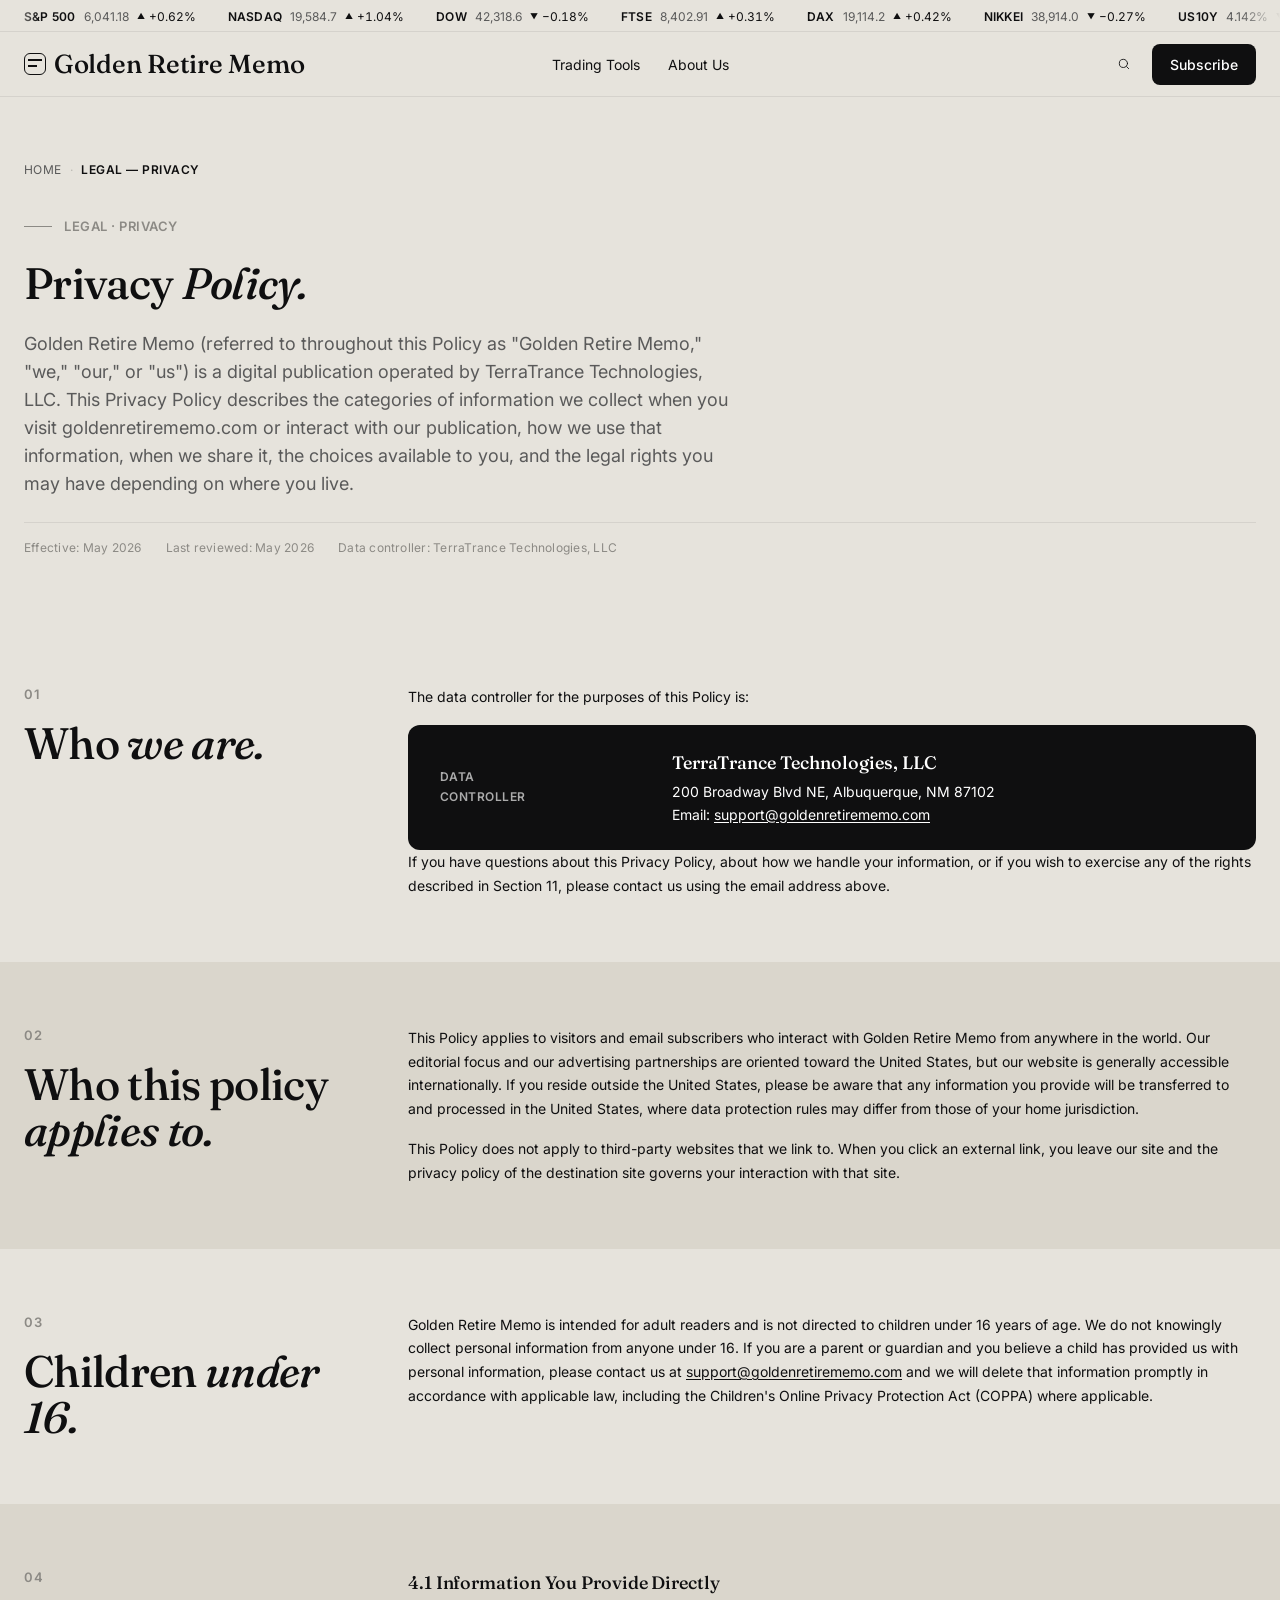
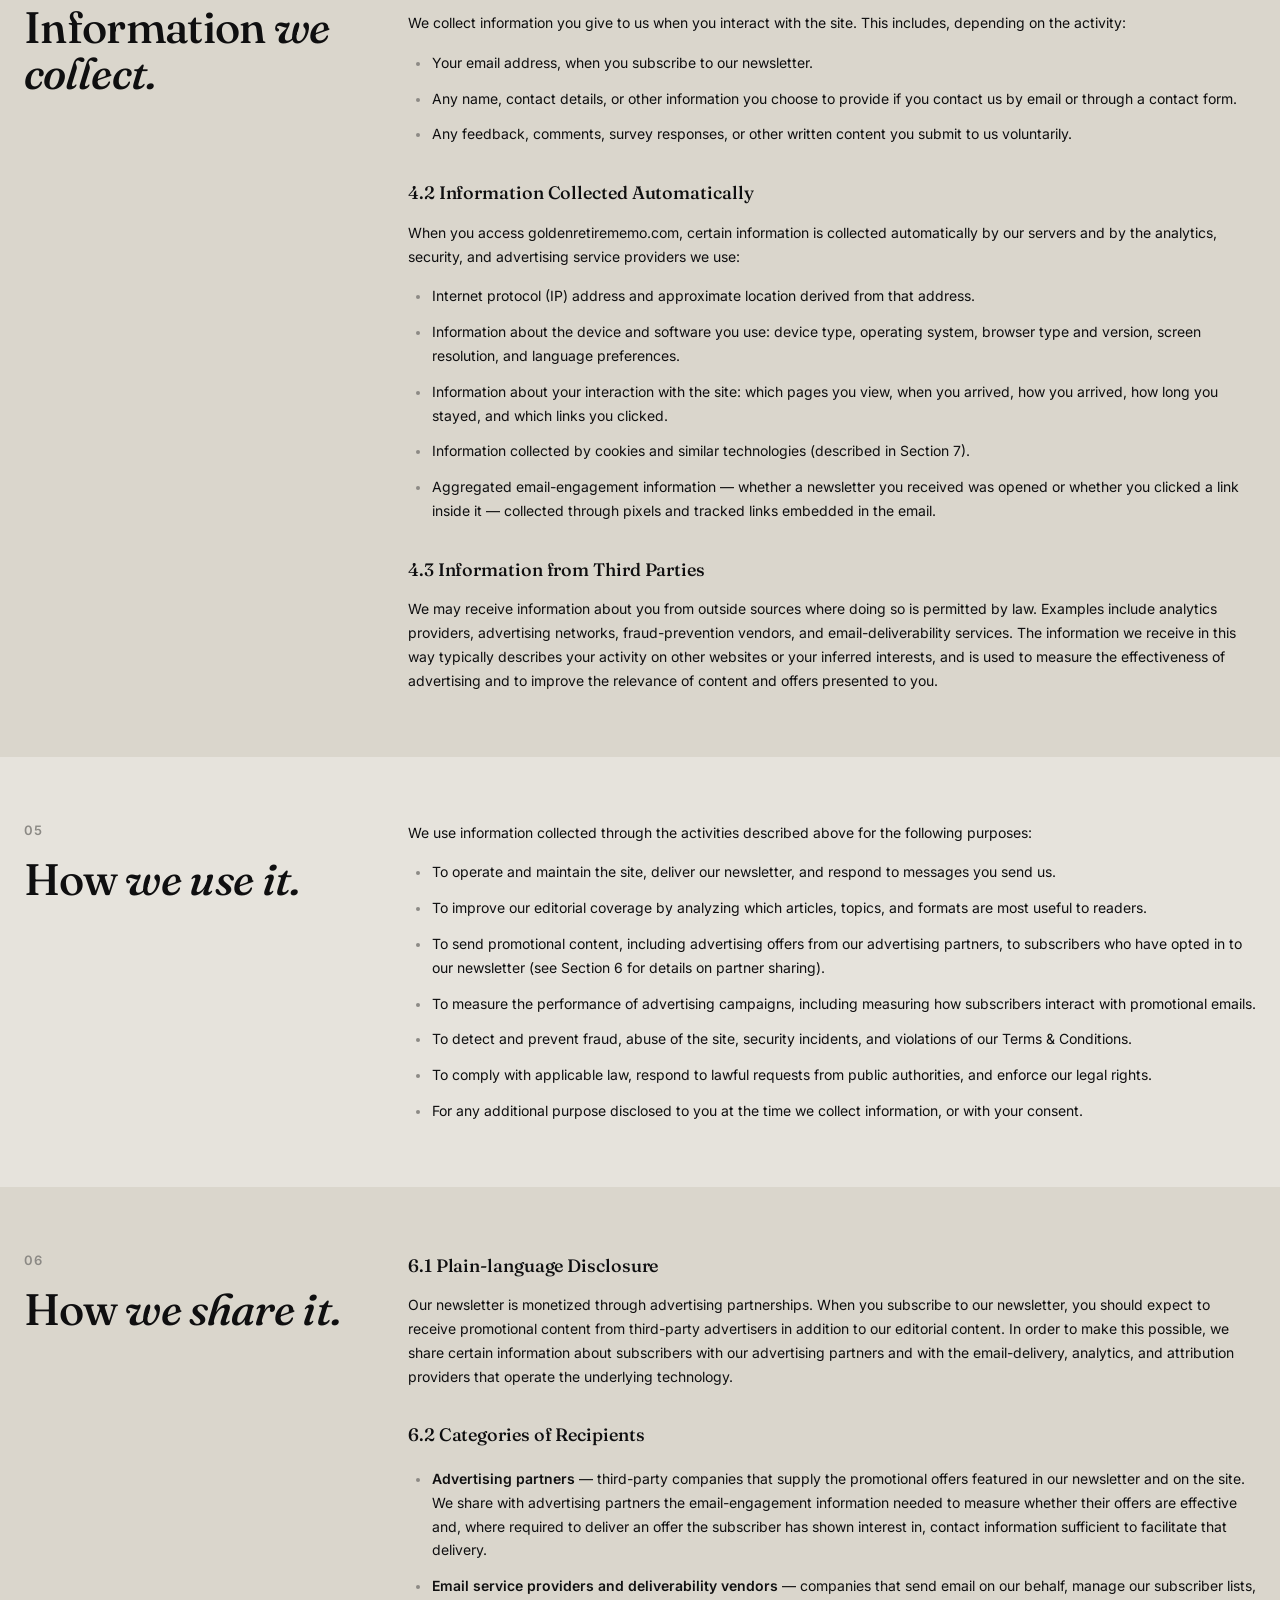
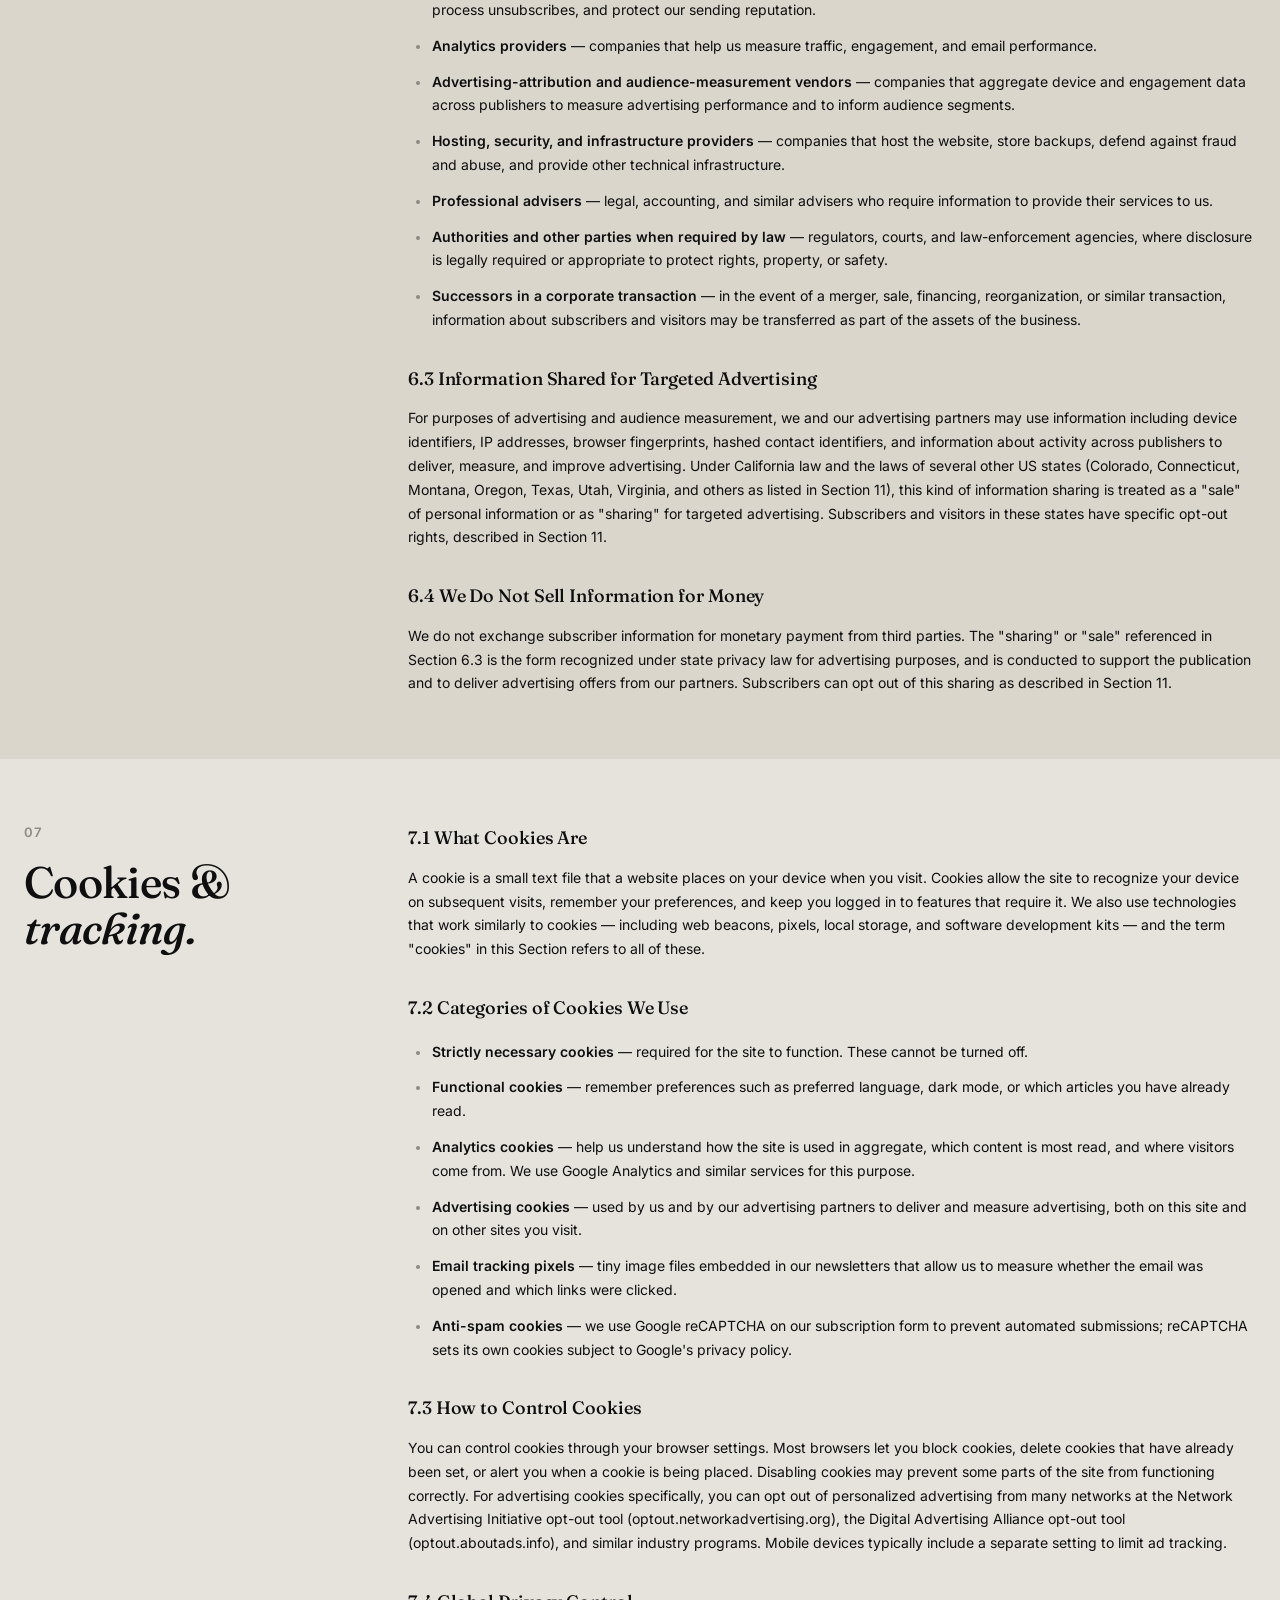
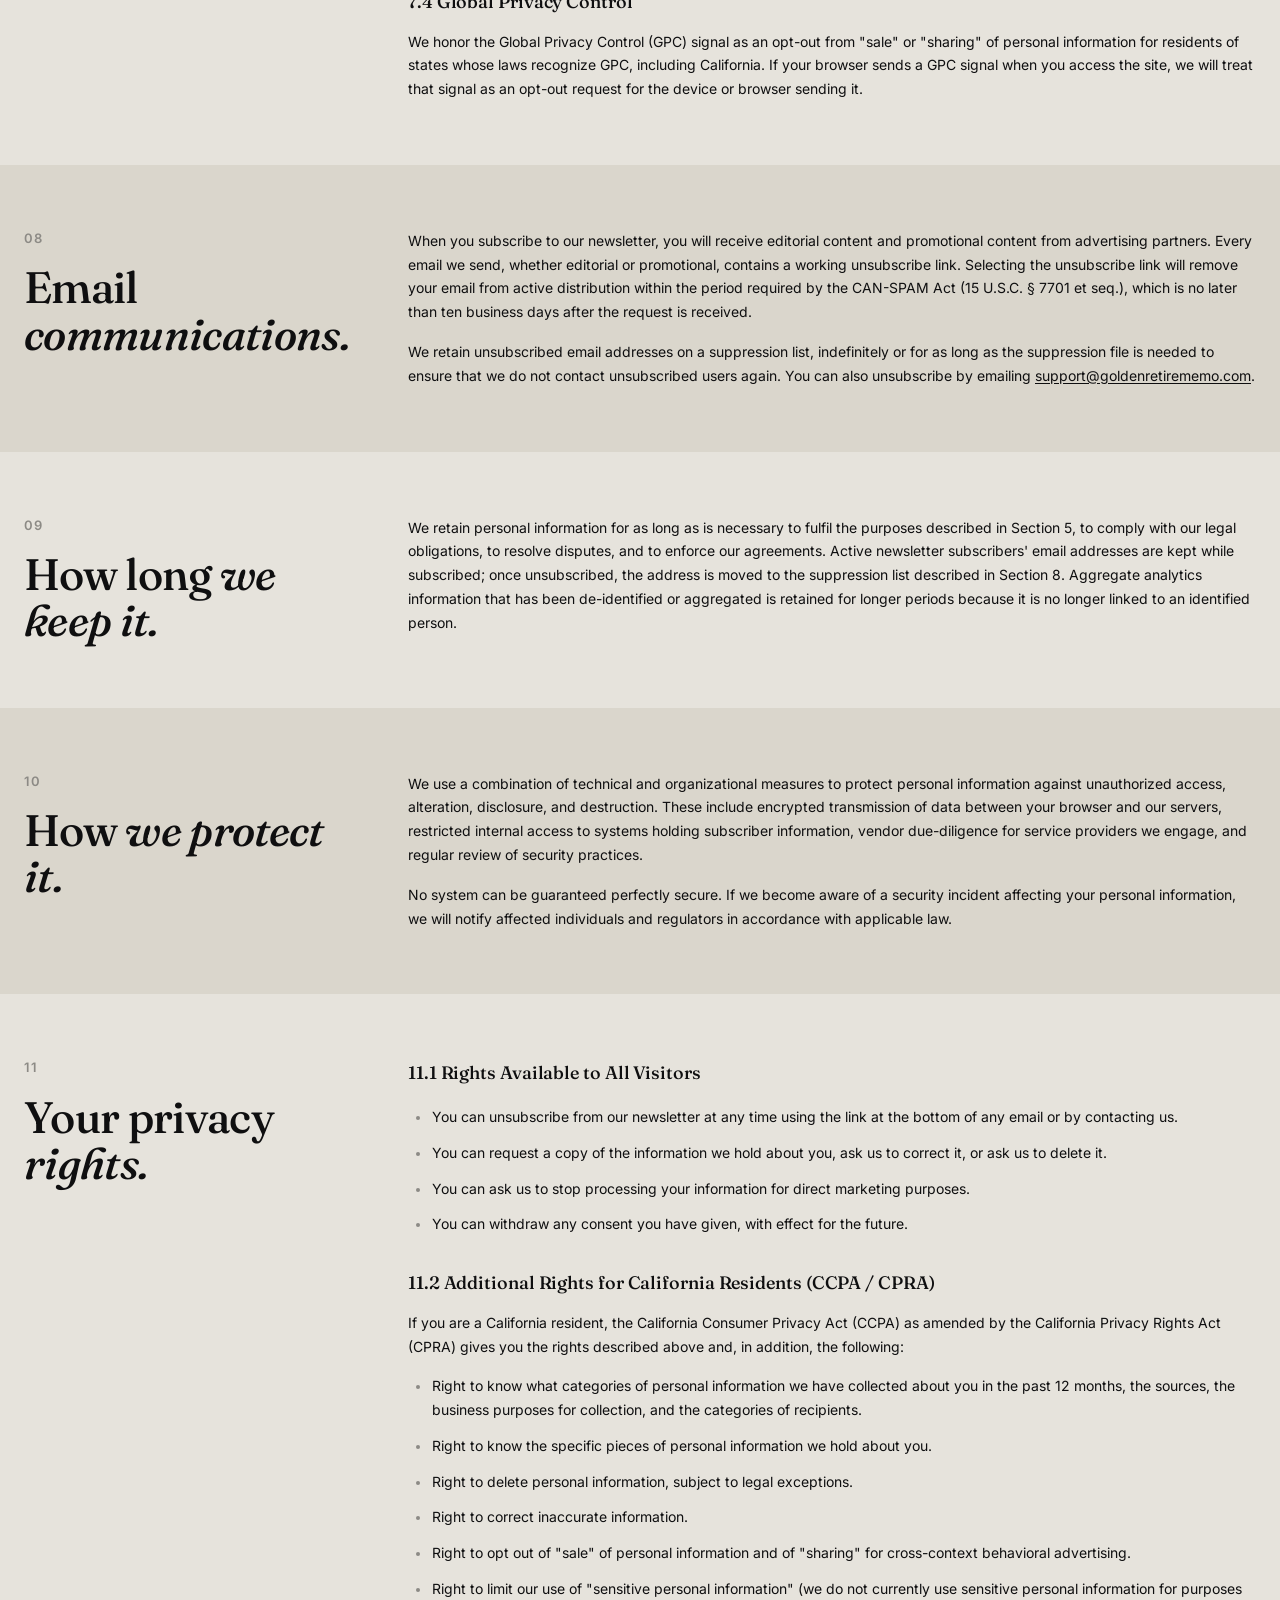
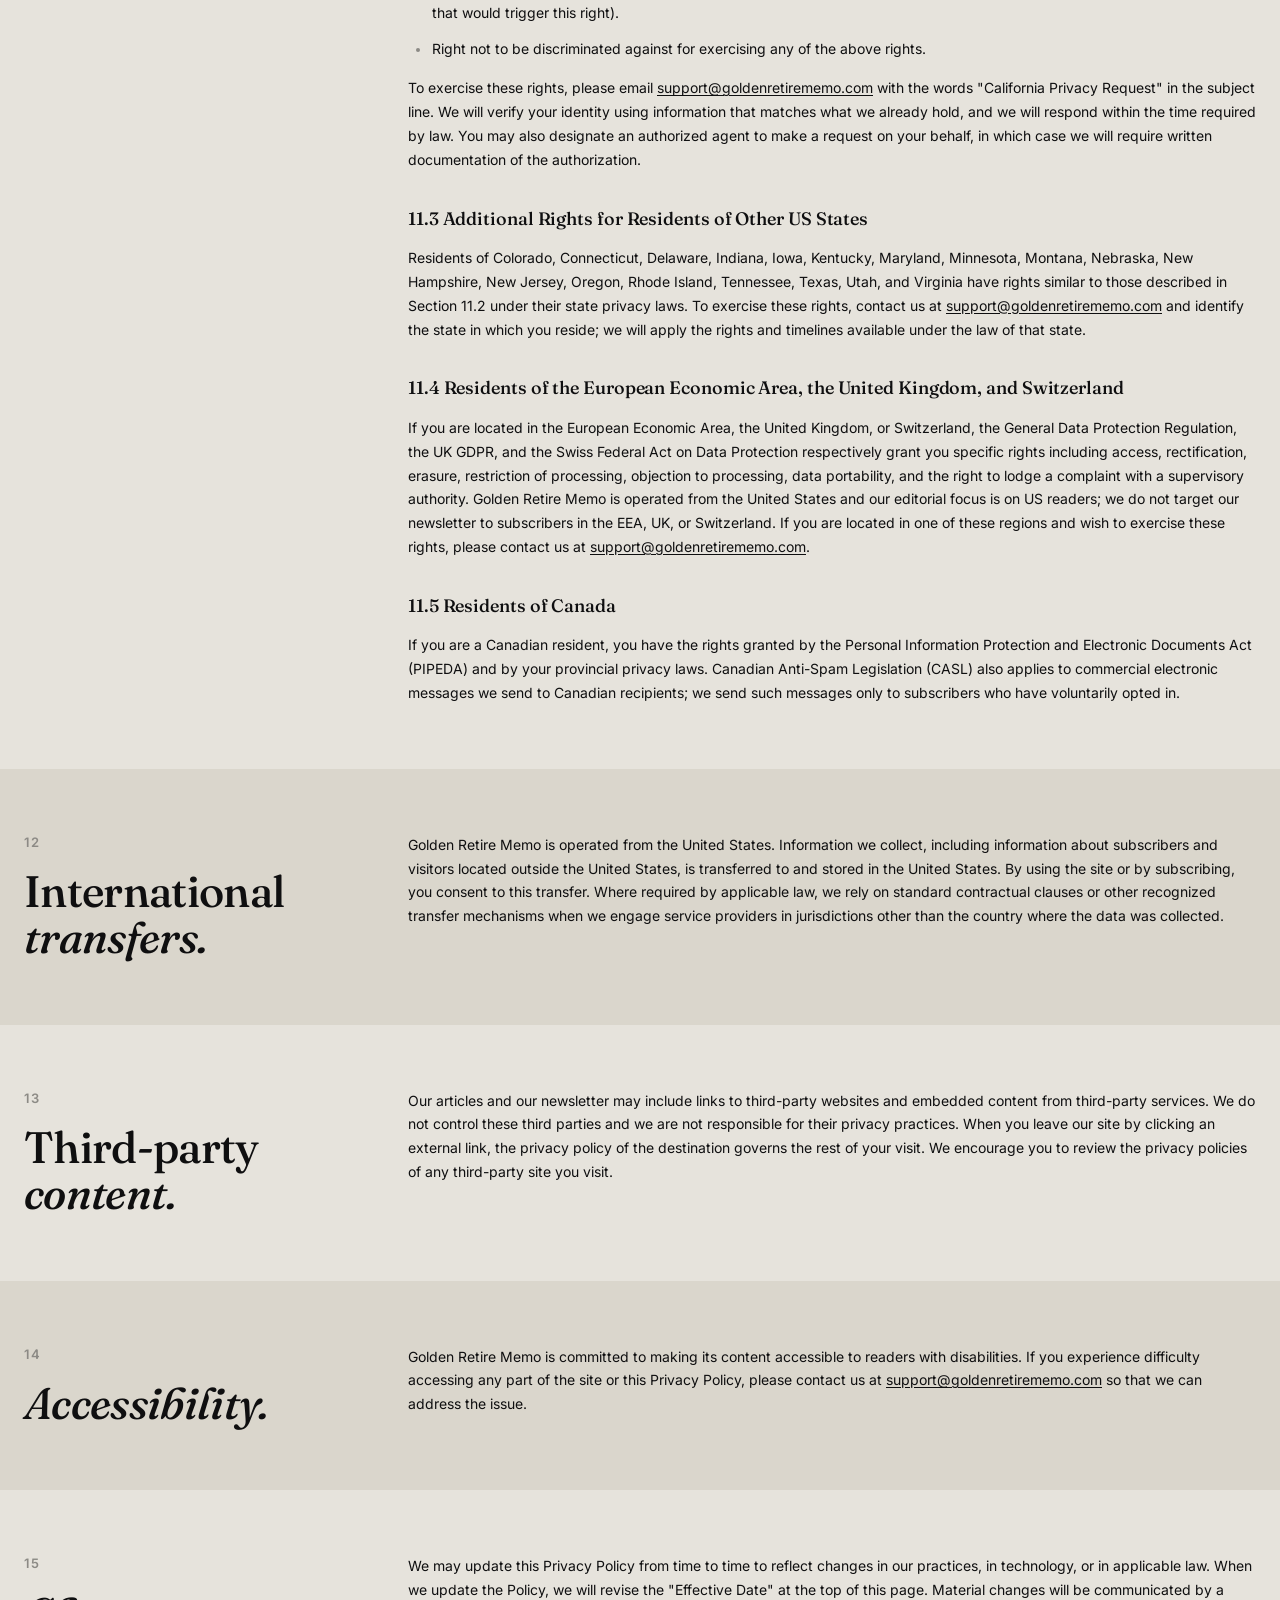
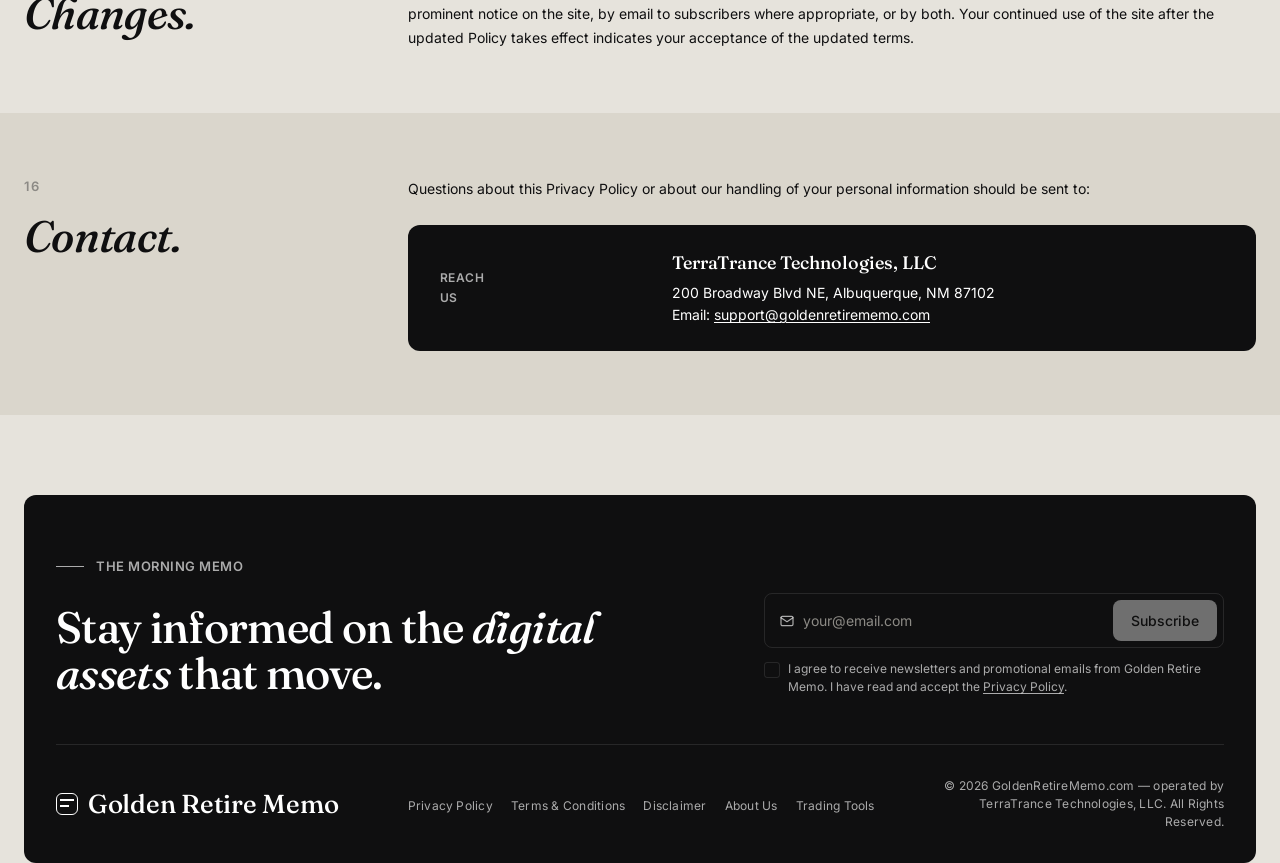
<file: privacy-policy.html>
<!DOCTYPE html>
<html lang="en">
<head>
  <meta charset="UTF-8" />
  <meta name="viewport" content="width=device-width, initial-scale=1" />
  <title>Privacy Policy — Golden Retire Memo</title>
  <link rel="preconnect" href="https://fonts.googleapis.com" />
  <link rel="preconnect" href="https://fonts.gstatic.com" crossorigin />
  <link
    href="https://fonts.googleapis.com/css2?family=Fraunces:ital,opsz,wght@0,9..144,400;0,9..144,500;0,9..144,600;1,9..144,400;1,9..144,500&family=Inter:wght@400;500;600&display=swap"
    rel="stylesheet"
  />
  <link rel="stylesheet" href="styles.css" />
</head>
<body>

  <div class="topbar">
    <div class="ticker-viewport">
      <div class="ticker-track" id="tickerTrack"></div>
    </div>
  </div>

  <div class="header-wrap">
    <header class="container header">
      <a href="index.html" class="logo">
        <span class="logo-mark" aria-hidden="true"></span>
        Golden Retire Memo
      </a>
      <nav class="nav">
        <a href="trading-tools.html">Trading Tools</a>
        <a href="about.html">About Us</a>
      </nav>
      <div class="header-right">
        <button class="icon-btn" id="searchOpen" aria-label="Open search">
          <svg width="14" height="14" viewBox="0 0 24 24" fill="none" stroke="currentColor" stroke-width="1.5" stroke-linecap="round" stroke-linejoin="round"><circle cx="11" cy="11" r="7"/><path d="m20 20-3.5-3.5"/></svg>
        </button>
        <button class="btn-primary">Subscribe</button>
      </div>
    </header>
  </div>

  <main class="container">
    <section class="page-hero">
      <nav class="breadcrumb" aria-label="Breadcrumb">
        <a href="index.html">Home</a>
        <span class="crumb-sep">·</span>
        <span class="crumb-current">Legal — Privacy</span>
      </nav>
      <div class="page-hero-eyebrow eyebrow-rule">Legal · Privacy</div>
      <h1 class="page-hero-title">Privacy <em>Policy.</em></h1>
      <p class="page-hero-lead">Golden Retire Memo (referred to throughout this Policy as "Golden Retire Memo," "we," "our," or "us") is a digital publication operated by TerraTrance Technologies, LLC. This Privacy Policy describes the categories of information we collect when you visit goldenretirememo.com or interact with our publication, how we use that information, when we share it, the choices available to you, and the legal rights you may have depending on where you live.</p>
      <div class="page-hero-meta">
        <span>Effective: May 2026</span>
        <span>Last reviewed: May 2026</span>
        <span>Data controller: TerraTrance Technologies, LLC</span>
      </div>
    </section>
  </main>

  <!-- 01 — WHO WE ARE -->
  <section>
    <div class="container">
      <div class="numbered-section">
        <div class="num-col">
          <span class="section-num">01</span>
          <h2 class="section-num-title">Who <em>we are.</em></h2>
        </div>
        <div class="section-content">
          <p>The data controller for the purposes of this Policy is:</p>
          <div class="dark-callout" style="margin-top: 16px;">
            <span class="dark-callout-label">Data<br/>controller</span>
            <div class="dark-callout-content">
              <strong>TerraTrance Technologies, LLC</strong>
              200 Broadway Blvd NE, Albuquerque, NM 87102<br/>
              Email: <a href="mailto:support@goldenretirememo.com" style="color:var(--text-on-dark-1); text-decoration:underline; text-underline-offset:2px;">support@goldenretirememo.com</a>
            </div>
          </div>
          <p>If you have questions about this Privacy Policy, about how we handle your information, or if you wish to exercise any of the rights described in Section 11, please contact us using the email address above.</p>
        </div>
      </div>
    </div>
  </section>

  <!-- 02 — WHO THIS APPLIES TO (banded) -->
  <section class="section-banded">
    <div class="container">
      <div class="numbered-section">
        <div class="num-col">
          <span class="section-num">02</span>
          <h2 class="section-num-title">Who this policy <em>applies to.</em></h2>
        </div>
        <div class="section-content">
          <p>This Policy applies to visitors and email subscribers who interact with Golden Retire Memo from anywhere in the world. Our editorial focus and our advertising partnerships are oriented toward the United States, but our website is generally accessible internationally. If you reside outside the United States, please be aware that any information you provide will be transferred to and processed in the United States, where data protection rules may differ from those of your home jurisdiction.</p>
          <p>This Policy does not apply to third-party websites that we link to. When you click an external link, you leave our site and the privacy policy of the destination site governs your interaction with that site.</p>
        </div>
      </div>
    </div>
  </section>

  <!-- 03 — CHILDREN -->
  <section>
    <div class="container">
      <div class="numbered-section">
        <div class="num-col">
          <span class="section-num">03</span>
          <h2 class="section-num-title">Children <em>under 16.</em></h2>
        </div>
        <div class="section-content">
          <p>Golden Retire Memo is intended for adult readers and is not directed to children under 16 years of age. We do not knowingly collect personal information from anyone under 16. If you are a parent or guardian and you believe a child has provided us with personal information, please contact us at <a href="mailto:support@goldenretirememo.com">support@goldenretirememo.com</a> and we will delete that information promptly in accordance with applicable law, including the Children's Online Privacy Protection Act (COPPA) where applicable.</p>
        </div>
      </div>
    </div>
  </section>

  <!-- 04 — INFORMATION WE COLLECT (banded) -->
  <section class="section-banded">
    <div class="container">
      <div class="numbered-section">
        <div class="num-col">
          <span class="section-num">04</span>
          <h2 class="section-num-title">Information <em>we collect.</em></h2>
        </div>
        <div class="section-content">
          <h3>4.1 Information You Provide Directly</h3>
          <p>We collect information you give to us when you interact with the site. This includes, depending on the activity:</p>
          <ul>
            <li>Your email address, when you subscribe to our newsletter.</li>
            <li>Any name, contact details, or other information you choose to provide if you contact us by email or through a contact form.</li>
            <li>Any feedback, comments, survey responses, or other written content you submit to us voluntarily.</li>
          </ul>

          <h3>4.2 Information Collected Automatically</h3>
          <p>When you access goldenretirememo.com, certain information is collected automatically by our servers and by the analytics, security, and advertising service providers we use:</p>
          <ul>
            <li>Internet protocol (IP) address and approximate location derived from that address.</li>
            <li>Information about the device and software you use: device type, operating system, browser type and version, screen resolution, and language preferences.</li>
            <li>Information about your interaction with the site: which pages you view, when you arrived, how you arrived, how long you stayed, and which links you clicked.</li>
            <li>Information collected by cookies and similar technologies (described in Section 7).</li>
            <li>Aggregated email-engagement information — whether a newsletter you received was opened or whether you clicked a link inside it — collected through pixels and tracked links embedded in the email.</li>
          </ul>

          <h3>4.3 Information from Third Parties</h3>
          <p>We may receive information about you from outside sources where doing so is permitted by law. Examples include analytics providers, advertising networks, fraud-prevention vendors, and email-deliverability services. The information we receive in this way typically describes your activity on other websites or your inferred interests, and is used to measure the effectiveness of advertising and to improve the relevance of content and offers presented to you.</p>
        </div>
      </div>
    </div>
  </section>

  <!-- 05 — HOW WE USE INFO -->
  <section>
    <div class="container">
      <div class="numbered-section">
        <div class="num-col">
          <span class="section-num">05</span>
          <h2 class="section-num-title">How <em>we use it.</em></h2>
        </div>
        <div class="section-content">
          <p>We use information collected through the activities described above for the following purposes:</p>
          <ul>
            <li>To operate and maintain the site, deliver our newsletter, and respond to messages you send us.</li>
            <li>To improve our editorial coverage by analyzing which articles, topics, and formats are most useful to readers.</li>
            <li>To send promotional content, including advertising offers from our advertising partners, to subscribers who have opted in to our newsletter (see Section 6 for details on partner sharing).</li>
            <li>To measure the performance of advertising campaigns, including measuring how subscribers interact with promotional emails.</li>
            <li>To detect and prevent fraud, abuse of the site, security incidents, and violations of our Terms &amp; Conditions.</li>
            <li>To comply with applicable law, respond to lawful requests from public authorities, and enforce our legal rights.</li>
            <li>For any additional purpose disclosed to you at the time we collect information, or with your consent.</li>
          </ul>
        </div>
      </div>
    </div>
  </section>

  <!-- 06 — HOW WE SHARE (banded) -->
  <section class="section-banded">
    <div class="container">
      <div class="numbered-section">
        <div class="num-col">
          <span class="section-num">06</span>
          <h2 class="section-num-title">How <em>we share it.</em></h2>
        </div>
        <div class="section-content">
          <h3>6.1 Plain-language Disclosure</h3>
          <p>Our newsletter is monetized through advertising partnerships. When you subscribe to our newsletter, you should expect to receive promotional content from third-party advertisers in addition to our editorial content. In order to make this possible, we share certain information about subscribers with our advertising partners and with the email-delivery, analytics, and attribution providers that operate the underlying technology.</p>

          <h3>6.2 Categories of Recipients</h3>
          <ul>
            <li><strong>Advertising partners</strong> — third-party companies that supply the promotional offers featured in our newsletter and on the site. We share with advertising partners the email-engagement information needed to measure whether their offers are effective and, where required to deliver an offer the subscriber has shown interest in, contact information sufficient to facilitate that delivery.</li>
            <li><strong>Email service providers and deliverability vendors</strong> — companies that send email on our behalf, manage our subscriber lists, process unsubscribes, and protect our sending reputation.</li>
            <li><strong>Analytics providers</strong> — companies that help us measure traffic, engagement, and email performance.</li>
            <li><strong>Advertising-attribution and audience-measurement vendors</strong> — companies that aggregate device and engagement data across publishers to measure advertising performance and to inform audience segments.</li>
            <li><strong>Hosting, security, and infrastructure providers</strong> — companies that host the website, store backups, defend against fraud and abuse, and provide other technical infrastructure.</li>
            <li><strong>Professional advisers</strong> — legal, accounting, and similar advisers who require information to provide their services to us.</li>
            <li><strong>Authorities and other parties when required by law</strong> — regulators, courts, and law-enforcement agencies, where disclosure is legally required or appropriate to protect rights, property, or safety.</li>
            <li><strong>Successors in a corporate transaction</strong> — in the event of a merger, sale, financing, reorganization, or similar transaction, information about subscribers and visitors may be transferred as part of the assets of the business.</li>
          </ul>

          <h3>6.3 Information Shared for Targeted Advertising</h3>
          <p>For purposes of advertising and audience measurement, we and our advertising partners may use information including device identifiers, IP addresses, browser fingerprints, hashed contact identifiers, and information about activity across publishers to deliver, measure, and improve advertising. Under California law and the laws of several other US states (Colorado, Connecticut, Montana, Oregon, Texas, Utah, Virginia, and others as listed in Section 11), this kind of information sharing is treated as a "sale" of personal information or as "sharing" for targeted advertising. Subscribers and visitors in these states have specific opt-out rights, described in Section 11.</p>

          <h3>6.4 We Do Not Sell Information for Money</h3>
          <p>We do not exchange subscriber information for monetary payment from third parties. The "sharing" or "sale" referenced in Section 6.3 is the form recognized under state privacy law for advertising purposes, and is conducted to support the publication and to deliver advertising offers from our partners. Subscribers can opt out of this sharing as described in Section 11.</p>
        </div>
      </div>
    </div>
  </section>

  <!-- 07 — COOKIES -->
  <section>
    <div class="container">
      <div class="numbered-section">
        <div class="num-col">
          <span class="section-num">07</span>
          <h2 class="section-num-title">Cookies &amp; <em>tracking.</em></h2>
        </div>
        <div class="section-content">
          <h3>7.1 What Cookies Are</h3>
          <p>A cookie is a small text file that a website places on your device when you visit. Cookies allow the site to recognize your device on subsequent visits, remember your preferences, and keep you logged in to features that require it. We also use technologies that work similarly to cookies — including web beacons, pixels, local storage, and software development kits — and the term "cookies" in this Section refers to all of these.</p>

          <h3>7.2 Categories of Cookies We Use</h3>
          <ul>
            <li><strong>Strictly necessary cookies</strong> — required for the site to function. These cannot be turned off.</li>
            <li><strong>Functional cookies</strong> — remember preferences such as preferred language, dark mode, or which articles you have already read.</li>
            <li><strong>Analytics cookies</strong> — help us understand how the site is used in aggregate, which content is most read, and where visitors come from. We use Google Analytics and similar services for this purpose.</li>
            <li><strong>Advertising cookies</strong> — used by us and by our advertising partners to deliver and measure advertising, both on this site and on other sites you visit.</li>
            <li><strong>Email tracking pixels</strong> — tiny image files embedded in our newsletters that allow us to measure whether the email was opened and which links were clicked.</li>
            <li><strong>Anti-spam cookies</strong> — we use Google reCAPTCHA on our subscription form to prevent automated submissions; reCAPTCHA sets its own cookies subject to Google's privacy policy.</li>
          </ul>

          <h3>7.3 How to Control Cookies</h3>
          <p>You can control cookies through your browser settings. Most browsers let you block cookies, delete cookies that have already been set, or alert you when a cookie is being placed. Disabling cookies may prevent some parts of the site from functioning correctly. For advertising cookies specifically, you can opt out of personalized advertising from many networks at the Network Advertising Initiative opt-out tool (optout.networkadvertising.org), the Digital Advertising Alliance opt-out tool (optout.aboutads.info), and similar industry programs. Mobile devices typically include a separate setting to limit ad tracking.</p>

          <h3>7.4 Global Privacy Control</h3>
          <p>We honor the Global Privacy Control (GPC) signal as an opt-out from "sale" or "sharing" of personal information for residents of states whose laws recognize GPC, including California. If your browser sends a GPC signal when you access the site, we will treat that signal as an opt-out request for the device or browser sending it.</p>
        </div>
      </div>
    </div>
  </section>

  <!-- 08 — EMAIL & CAN-SPAM (banded) -->
  <section class="section-banded">
    <div class="container">
      <div class="numbered-section">
        <div class="num-col">
          <span class="section-num">08</span>
          <h2 class="section-num-title">Email <em>communications.</em></h2>
        </div>
        <div class="section-content">
          <p>When you subscribe to our newsletter, you will receive editorial content and promotional content from advertising partners. Every email we send, whether editorial or promotional, contains a working unsubscribe link. Selecting the unsubscribe link will remove your email from active distribution within the period required by the CAN-SPAM Act (15 U.S.C. § 7701 et seq.), which is no later than ten business days after the request is received.</p>
          <p>We retain unsubscribed email addresses on a suppression list, indefinitely or for as long as the suppression file is needed to ensure that we do not contact unsubscribed users again. You can also unsubscribe by emailing <a href="mailto:support@goldenretirememo.com">support@goldenretirememo.com</a>.</p>
        </div>
      </div>
    </div>
  </section>

  <!-- 09 — HOW LONG WE KEEP IT -->
  <section>
    <div class="container">
      <div class="numbered-section">
        <div class="num-col">
          <span class="section-num">09</span>
          <h2 class="section-num-title">How long <em>we keep it.</em></h2>
        </div>
        <div class="section-content">
          <p>We retain personal information for as long as is necessary to fulfil the purposes described in Section 5, to comply with our legal obligations, to resolve disputes, and to enforce our agreements. Active newsletter subscribers' email addresses are kept while subscribed; once unsubscribed, the address is moved to the suppression list described in Section 8. Aggregate analytics information that has been de-identified or aggregated is retained for longer periods because it is no longer linked to an identified person.</p>
        </div>
      </div>
    </div>
  </section>

  <!-- 10 — HOW WE PROTECT IT (banded) -->
  <section class="section-banded">
    <div class="container">
      <div class="numbered-section">
        <div class="num-col">
          <span class="section-num">10</span>
          <h2 class="section-num-title">How <em>we protect it.</em></h2>
        </div>
        <div class="section-content">
          <p>We use a combination of technical and organizational measures to protect personal information against unauthorized access, alteration, disclosure, and destruction. These include encrypted transmission of data between your browser and our servers, restricted internal access to systems holding subscriber information, vendor due-diligence for service providers we engage, and regular review of security practices.</p>
          <p>No system can be guaranteed perfectly secure. If we become aware of a security incident affecting your personal information, we will notify affected individuals and regulators in accordance with applicable law.</p>
        </div>
      </div>
    </div>
  </section>

  <!-- 11 — PRIVACY RIGHTS -->
  <section>
    <div class="container">
      <div class="numbered-section">
        <div class="num-col">
          <span class="section-num">11</span>
          <h2 class="section-num-title">Your privacy <em>rights.</em></h2>
        </div>
        <div class="section-content">
          <h3>11.1 Rights Available to All Visitors</h3>
          <ul>
            <li>You can unsubscribe from our newsletter at any time using the link at the bottom of any email or by contacting us.</li>
            <li>You can request a copy of the information we hold about you, ask us to correct it, or ask us to delete it.</li>
            <li>You can ask us to stop processing your information for direct marketing purposes.</li>
            <li>You can withdraw any consent you have given, with effect for the future.</li>
          </ul>

          <h3>11.2 Additional Rights for California Residents (CCPA / CPRA)</h3>
          <p>If you are a California resident, the California Consumer Privacy Act (CCPA) as amended by the California Privacy Rights Act (CPRA) gives you the rights described above and, in addition, the following:</p>
          <ul>
            <li>Right to know what categories of personal information we have collected about you in the past 12 months, the sources, the business purposes for collection, and the categories of recipients.</li>
            <li>Right to know the specific pieces of personal information we hold about you.</li>
            <li>Right to delete personal information, subject to legal exceptions.</li>
            <li>Right to correct inaccurate information.</li>
            <li>Right to opt out of "sale" of personal information and of "sharing" for cross-context behavioral advertising.</li>
            <li>Right to limit our use of "sensitive personal information" (we do not currently use sensitive personal information for purposes that would trigger this right).</li>
            <li>Right not to be discriminated against for exercising any of the above rights.</li>
          </ul>
          <p>To exercise these rights, please email <a href="mailto:support@goldenretirememo.com?subject=California%20Privacy%20Request">support@goldenretirememo.com</a> with the words "California Privacy Request" in the subject line. We will verify your identity using information that matches what we already hold, and we will respond within the time required by law. You may also designate an authorized agent to make a request on your behalf, in which case we will require written documentation of the authorization.</p>

          <h3>11.3 Additional Rights for Residents of Other US States</h3>
          <p>Residents of Colorado, Connecticut, Delaware, Indiana, Iowa, Kentucky, Maryland, Minnesota, Montana, Nebraska, New Hampshire, New Jersey, Oregon, Rhode Island, Tennessee, Texas, Utah, and Virginia have rights similar to those described in Section 11.2 under their state privacy laws. To exercise these rights, contact us at <a href="mailto:support@goldenretirememo.com">support@goldenretirememo.com</a> and identify the state in which you reside; we will apply the rights and timelines available under the law of that state.</p>

          <h3>11.4 Residents of the European Economic Area, the United Kingdom, and Switzerland</h3>
          <p>If you are located in the European Economic Area, the United Kingdom, or Switzerland, the General Data Protection Regulation, the UK GDPR, and the Swiss Federal Act on Data Protection respectively grant you specific rights including access, rectification, erasure, restriction of processing, objection to processing, data portability, and the right to lodge a complaint with a supervisory authority. Golden Retire Memo is operated from the United States and our editorial focus is on US readers; we do not target our newsletter to subscribers in the EEA, UK, or Switzerland. If you are located in one of these regions and wish to exercise these rights, please contact us at <a href="mailto:support@goldenretirememo.com">support@goldenretirememo.com</a>.</p>

          <h3>11.5 Residents of Canada</h3>
          <p>If you are a Canadian resident, you have the rights granted by the Personal Information Protection and Electronic Documents Act (PIPEDA) and by your provincial privacy laws. Canadian Anti-Spam Legislation (CASL) also applies to commercial electronic messages we send to Canadian recipients; we send such messages only to subscribers who have voluntarily opted in.</p>
        </div>
      </div>
    </div>
  </section>

  <!-- 12 — INTERNATIONAL TRANSFERS (banded) -->
  <section class="section-banded">
    <div class="container">
      <div class="numbered-section">
        <div class="num-col">
          <span class="section-num">12</span>
          <h2 class="section-num-title">International <em>transfers.</em></h2>
        </div>
        <div class="section-content">
          <p>Golden Retire Memo is operated from the United States. Information we collect, including information about subscribers and visitors located outside the United States, is transferred to and stored in the United States. By using the site or by subscribing, you consent to this transfer. Where required by applicable law, we rely on standard contractual clauses or other recognized transfer mechanisms when we engage service providers in jurisdictions other than the country where the data was collected.</p>
        </div>
      </div>
    </div>
  </section>

  <!-- 13 — THIRD-PARTY LINKS -->
  <section>
    <div class="container">
      <div class="numbered-section">
        <div class="num-col">
          <span class="section-num">13</span>
          <h2 class="section-num-title">Third-party <em>content.</em></h2>
        </div>
        <div class="section-content">
          <p>Our articles and our newsletter may include links to third-party websites and embedded content from third-party services. We do not control these third parties and we are not responsible for their privacy practices. When you leave our site by clicking an external link, the privacy policy of the destination governs the rest of your visit. We encourage you to review the privacy policies of any third-party site you visit.</p>
        </div>
      </div>
    </div>
  </section>

  <!-- 14 — ACCESSIBILITY (banded) -->
  <section class="section-banded">
    <div class="container">
      <div class="numbered-section">
        <div class="num-col">
          <span class="section-num">14</span>
          <h2 class="section-num-title"><em>Accessibility.</em></h2>
        </div>
        <div class="section-content">
          <p>Golden Retire Memo is committed to making its content accessible to readers with disabilities. If you experience difficulty accessing any part of the site or this Privacy Policy, please contact us at <a href="mailto:support@goldenretirememo.com">support@goldenretirememo.com</a> so that we can address the issue.</p>
        </div>
      </div>
    </div>
  </section>

  <!-- 15 — CHANGES -->
  <section>
    <div class="container">
      <div class="numbered-section">
        <div class="num-col">
          <span class="section-num">15</span>
          <h2 class="section-num-title"><em>Changes.</em></h2>
        </div>
        <div class="section-content">
          <p>We may update this Privacy Policy from time to time to reflect changes in our practices, in technology, or in applicable law. When we update the Policy, we will revise the "Effective Date" at the top of this page. Material changes will be communicated by a prominent notice on the site, by email to subscribers where appropriate, or by both. Your continued use of the site after the updated Policy takes effect indicates your acceptance of the updated terms.</p>
        </div>
      </div>
    </div>
  </section>

  <!-- 16 — CONTACT (banded) -->
  <section class="section-banded">
    <div class="container">
      <div class="numbered-section">
        <div class="num-col">
          <span class="section-num">16</span>
          <h2 class="section-num-title"><em>Contact.</em></h2>
        </div>
        <div class="section-content">
          <p style="margin-bottom: 24px;">Questions about this Privacy Policy or about our handling of your personal information should be sent to:</p>
          <div class="dark-callout">
            <span class="dark-callout-label">Reach<br/>us</span>
            <div class="dark-callout-content">
              <strong>TerraTrance Technologies, LLC</strong>
              200 Broadway Blvd NE, Albuquerque, NM 87102<br/>
              Email: <a href="mailto:support@goldenretirememo.com" style="color:var(--text-on-dark-1); text-decoration:underline; text-underline-offset:2px;">support@goldenretirememo.com</a>
            </div>
          </div>
        </div>
      </div>
    </div>
  </section>

  <!-- FOOTER -->
  <footer class="container">
    <div class="site-footer">
      <div class="footer-cta">
        <div>
          <div class="footer-eyebrow">The Morning Memo</div>
          <h2 class="footer-headline">Stay informed on the <em>digital assets</em> that move.</h2>
        </div>
        <div class="footer-form-block">
          <div class="input-row">
            <svg viewBox="0 0 24 24" fill="none" stroke="currentColor" stroke-width="1.8" stroke-linecap="round" stroke-linejoin="round"><rect x="3" y="5" width="18" height="14" rx="2"/><path d="m3 7 9 6 9-6"/></svg>
            <input type="email" placeholder="your@email.com" aria-label="Email address" />
            <button class="btn-primary" disabled aria-disabled="true">Subscribe</button>
          </div>
          <label class="footer-form-checkbox">
            <input type="checkbox" />
            <span>I agree to receive newsletters and promotional emails from Golden Retire Memo. I have read and accept the <a href="privacy-policy.html">Privacy Policy</a>.</span>
          </label>
        </div>
      </div>
      <div class="footer-bottom-bar">
        <a href="index.html" class="footer-mark-row">
          <span class="logo-mark logo-mark--on-dark" aria-hidden="true"></span>
          Golden Retire Memo
        </a>
        <ul class="footer-legal-links">
          <li><a href="privacy-policy.html">Privacy Policy</a></li>
          <li><a href="terms-conditions.html">Terms &amp; Conditions</a></li>
          <li><a href="disclaimer.html">Disclaimer</a></li>
          <li><a href="about.html">About Us</a></li>
          <li><a href="trading-tools.html">Trading Tools</a></li>
        </ul>
        <span class="footer-copyright">© 2026 GoldenRetireMemo.com — operated by TerraTrance Technologies, LLC. All Rights Reserved.</span>
      </div>
    </div>
  </footer>

  <div class="page-scrim" id="pageScrim" aria-hidden="true"></div>
  <div class="search-overlay" id="searchOverlay" aria-hidden="true">
    <div class="container search-overlay-header">
      <a href="index.html" class="logo" style="color:var(--text-on-dark-1)">
        <span class="logo-mark logo-mark--on-dark" aria-hidden="true"></span>
        Golden Retire Memo
      </a>
      <nav class="nav">
        <a href="trading-tools.html">Trading Tools</a>
        <a href="about.html">About Us</a>
      </nav>
      <div class="header-right">
        <button class="icon-btn" id="searchClose" aria-label="Close search">
          <svg width="14" height="14" viewBox="0 0 24 24" fill="none" stroke="currentColor" stroke-width="1.5" stroke-linecap="round" stroke-linejoin="round"><path d="M6 6l12 12M18 6 6 18"/></svg>
        </button>
        <button class="btn-primary btn-primary--inverted">Subscribe</button>
      </div>
    </div>
    <div class="search-body">
      <div class="search-input-wrap">
        <div class="search-field">
          <input id="searchInput" type="text" placeholder="Search…" autocomplete="off" />
          <svg class="search-magnifier" viewBox="0 0 24 24" fill="none" stroke="currentColor" stroke-width="1.5" stroke-linecap="round" stroke-linejoin="round"><circle cx="11" cy="11" r="7"/><path d="m20 20-3.5-3.5"/></svg>
        </div>
        <p class="search-hint">Hit Enter to Search or X to close</p>
      </div>
    </div>
  </div>

  <script src="app.js"></script>
</body>
</html>
</file>
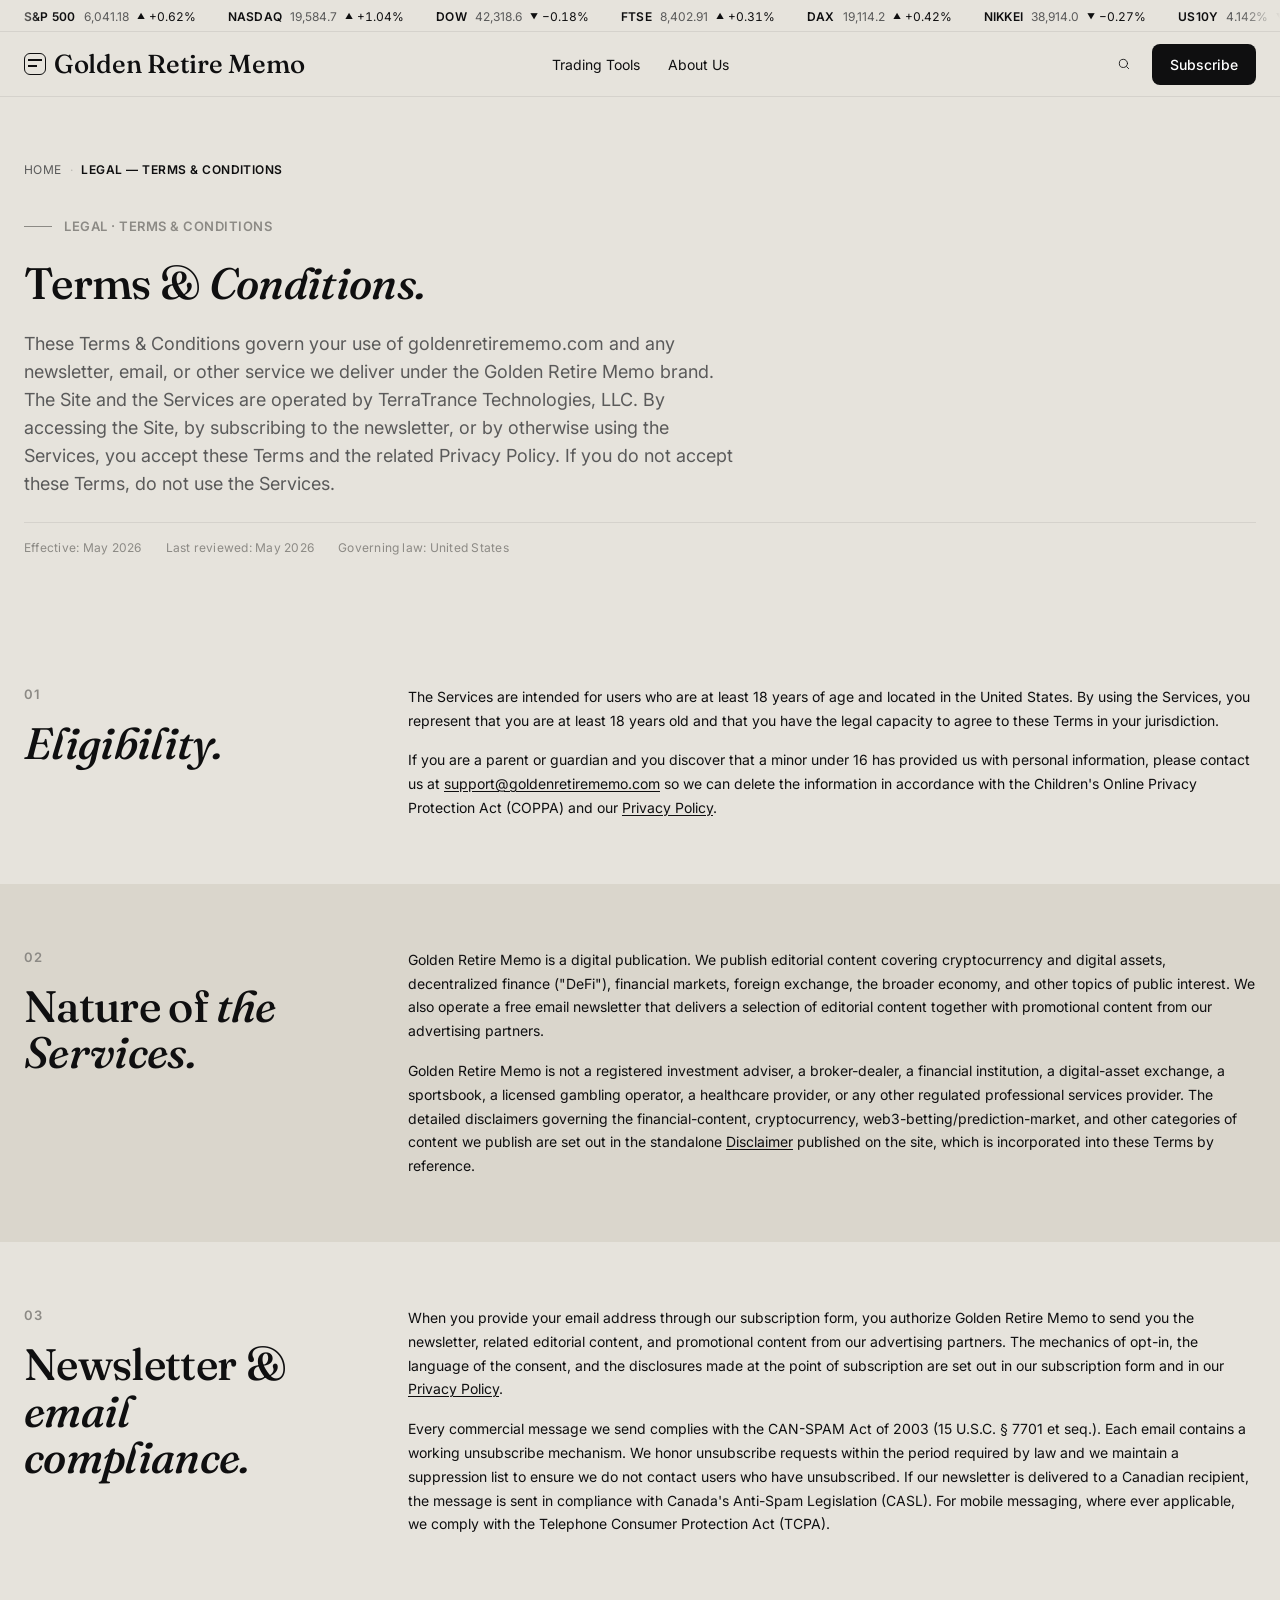
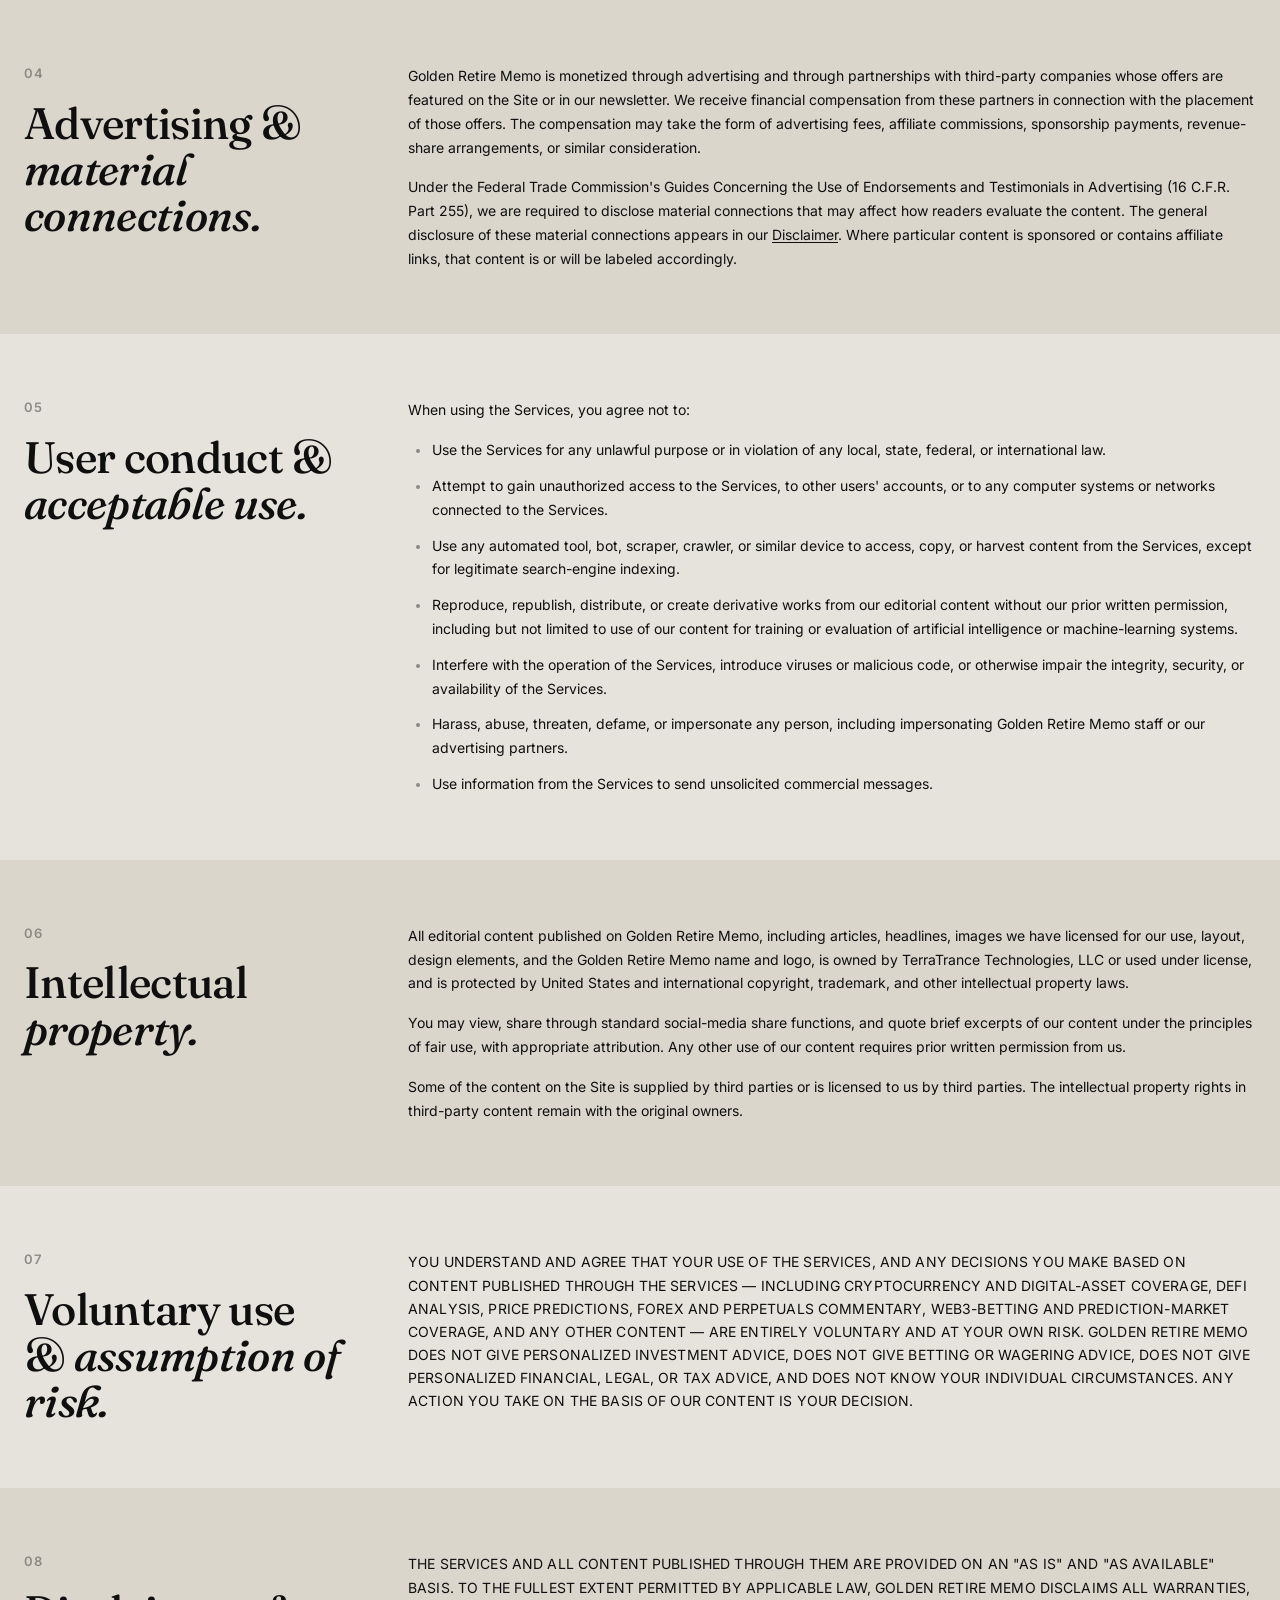
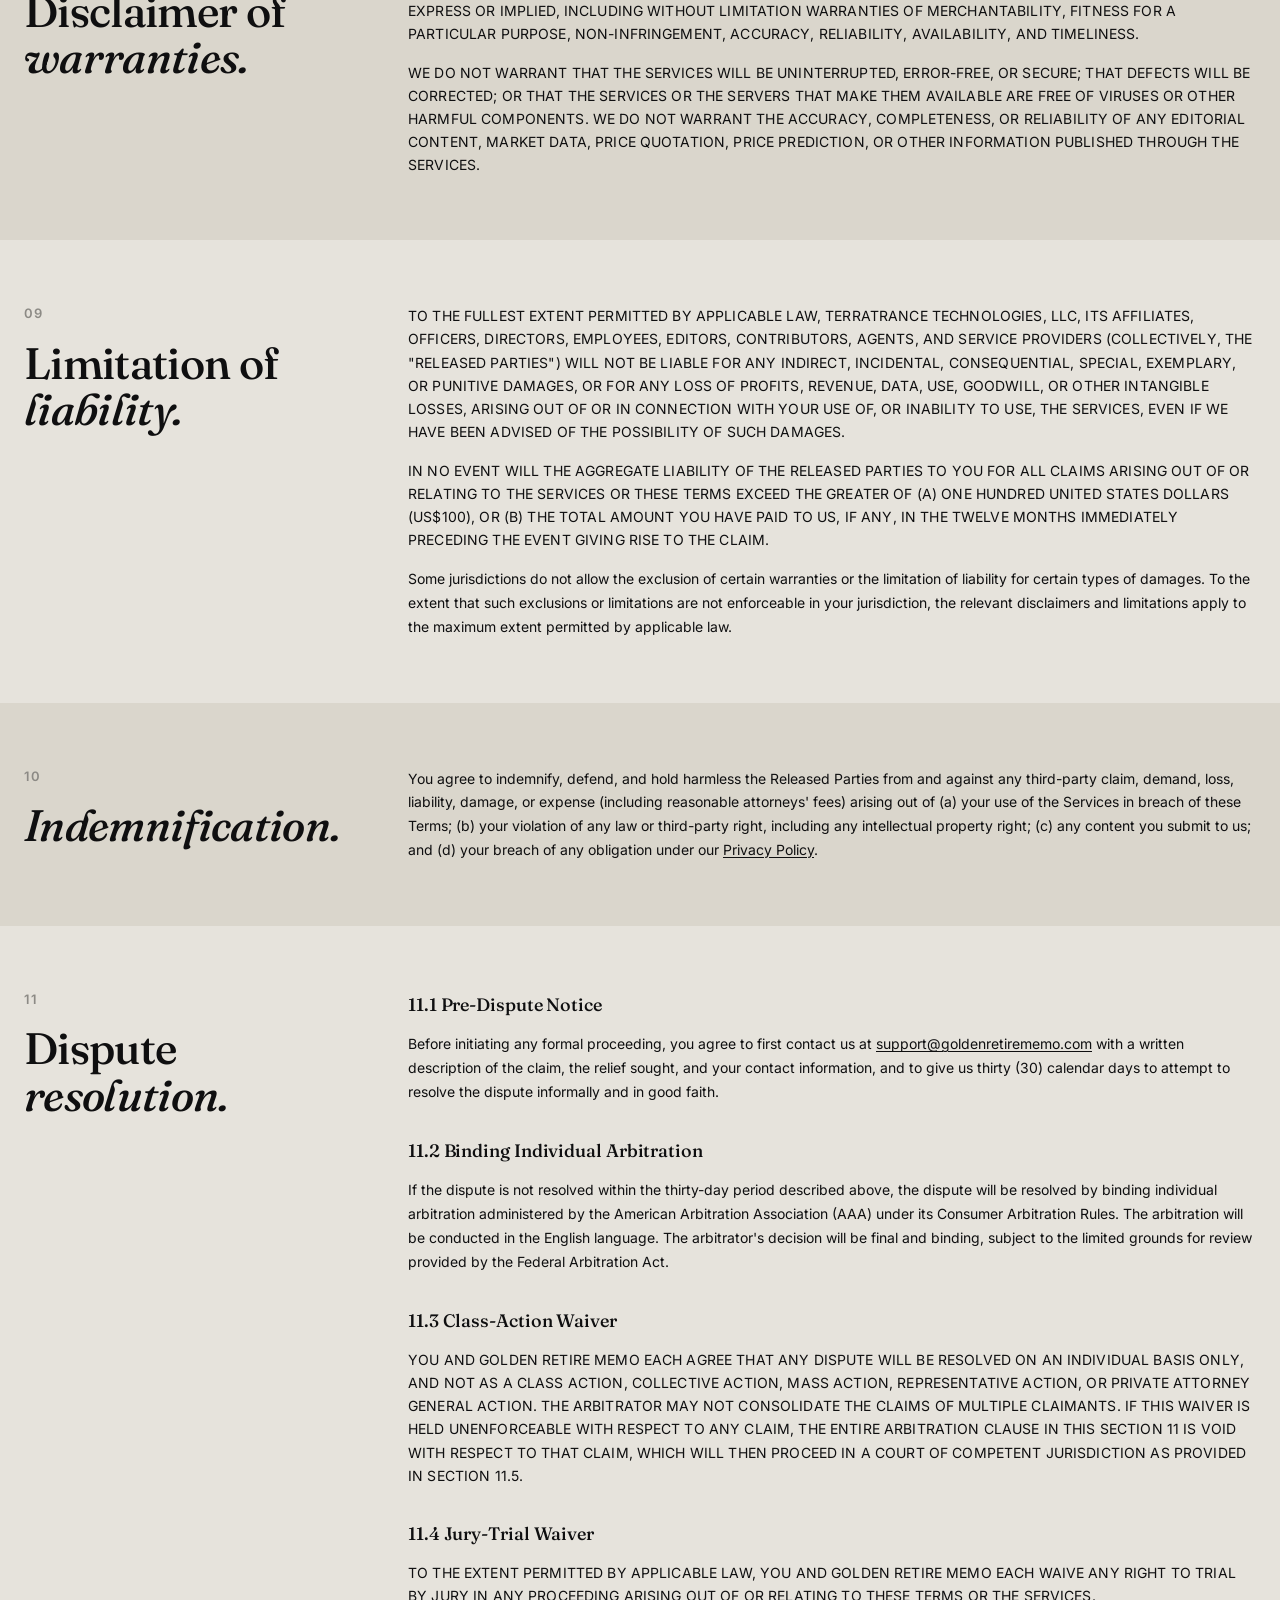
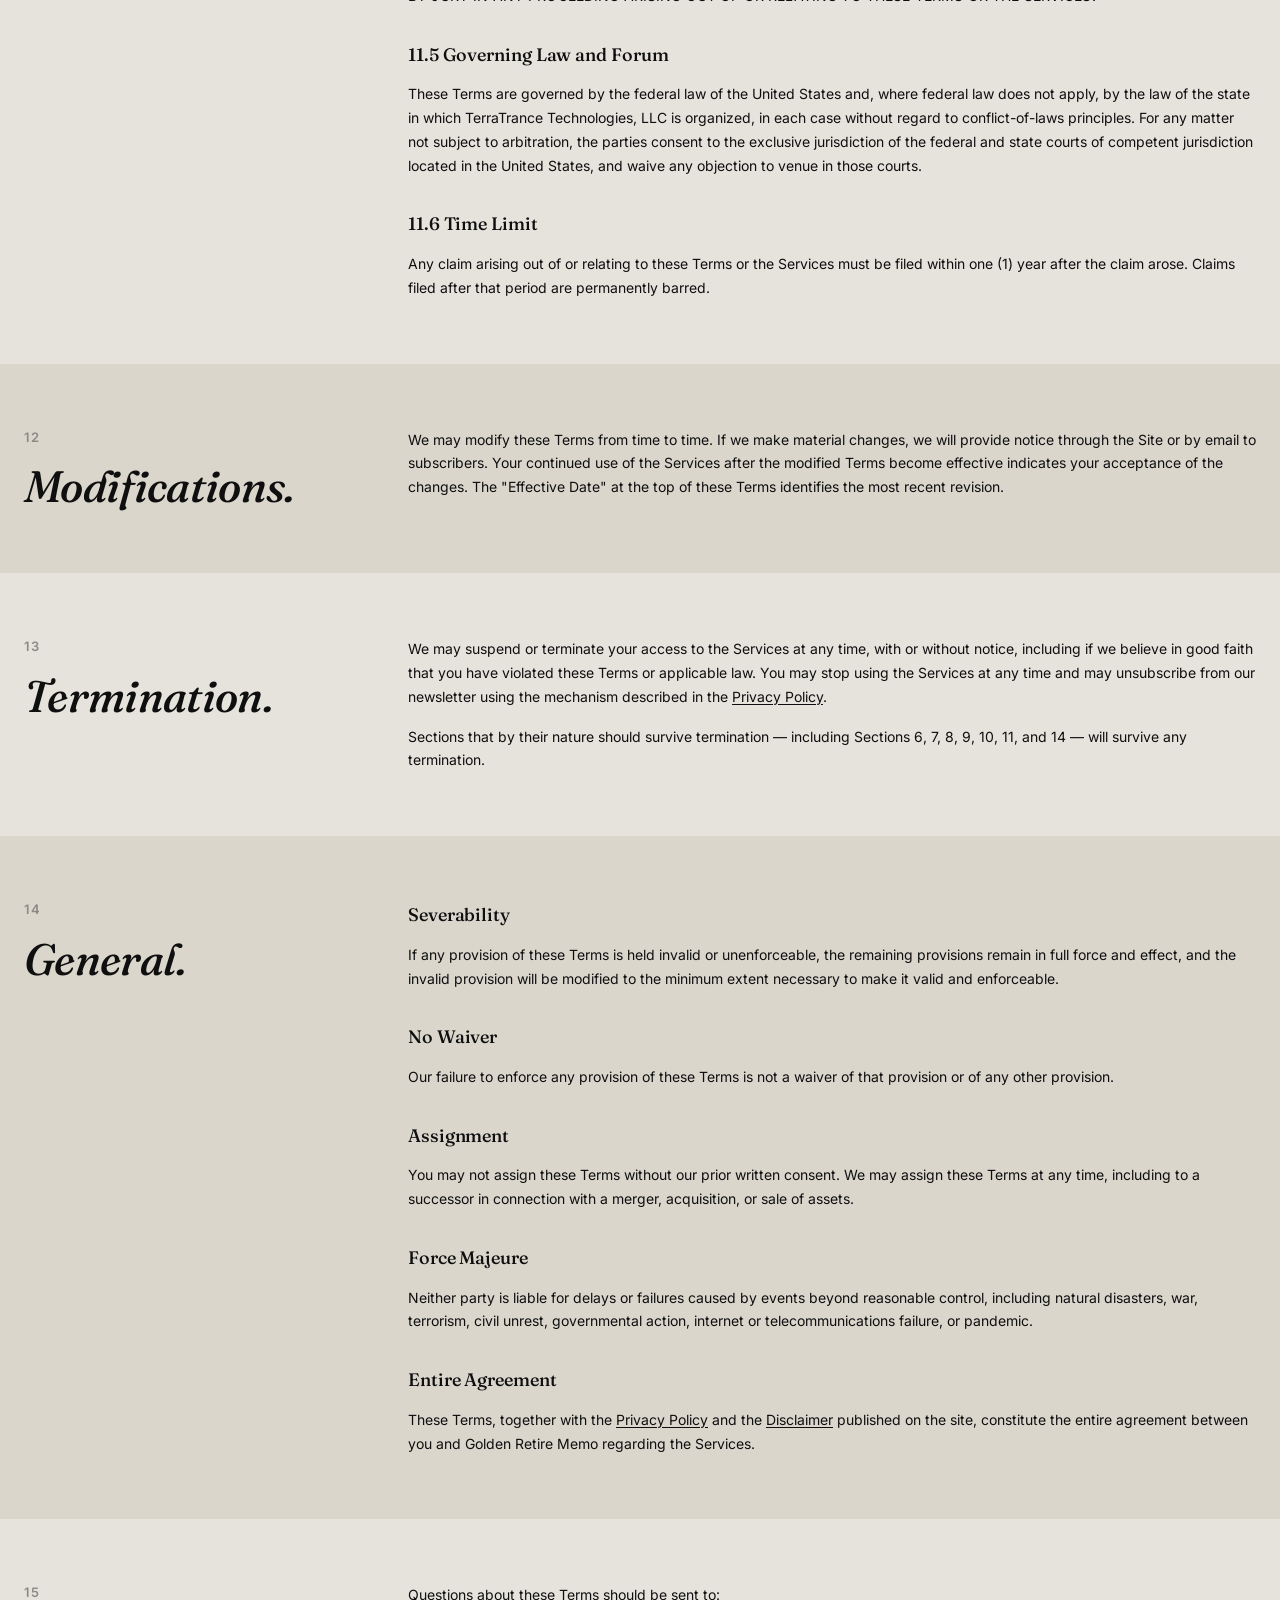
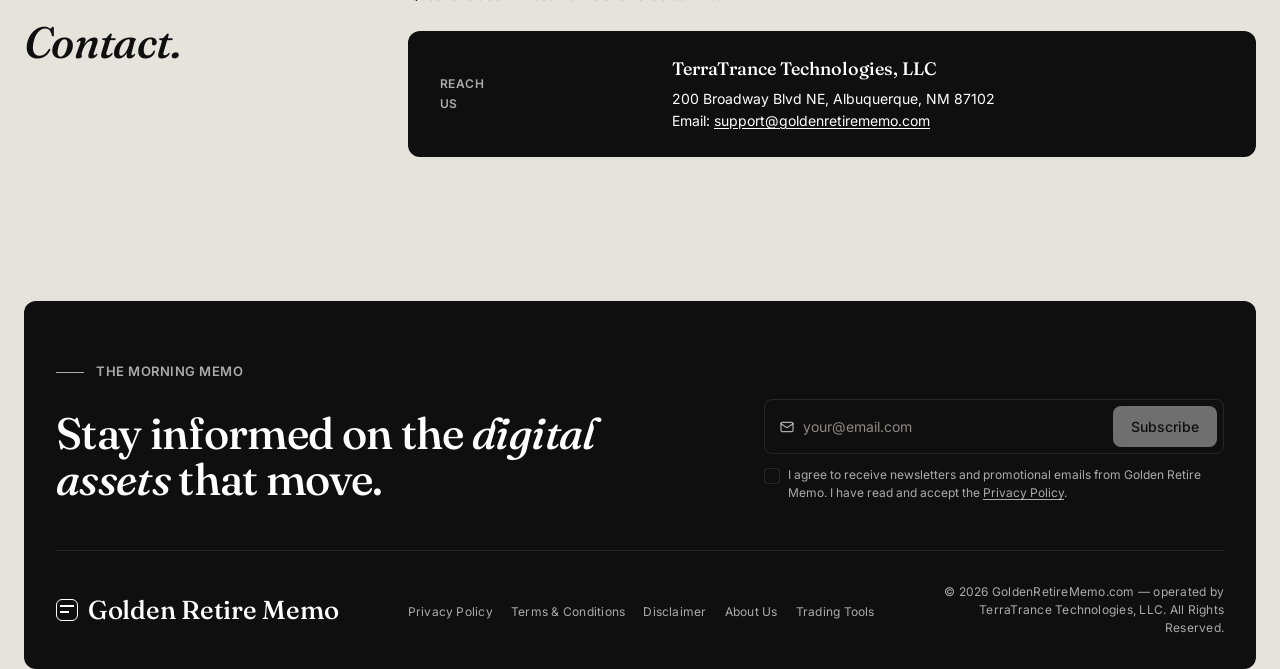
<file: terms-conditions.html>
<!DOCTYPE html>
<html lang="en">
<head>
  <meta charset="UTF-8" />
  <meta name="viewport" content="width=device-width, initial-scale=1" />
  <title>Terms &amp; Conditions — Golden Retire Memo</title>
  <link rel="preconnect" href="https://fonts.googleapis.com" />
  <link rel="preconnect" href="https://fonts.gstatic.com" crossorigin />
  <link
    href="https://fonts.googleapis.com/css2?family=Fraunces:ital,opsz,wght@0,9..144,400;0,9..144,500;0,9..144,600;1,9..144,400;1,9..144,500&family=Inter:wght@400;500;600&display=swap"
    rel="stylesheet"
  />
  <link rel="stylesheet" href="styles.css" />
</head>
<body>

  <div class="topbar">
    <div class="ticker-viewport">
      <div class="ticker-track" id="tickerTrack"></div>
    </div>
  </div>

  <div class="header-wrap">
    <header class="container header">
      <a href="index.html" class="logo">
        <span class="logo-mark" aria-hidden="true"></span>
        Golden Retire Memo
      </a>
      <nav class="nav">
        <a href="trading-tools.html">Trading Tools</a>
        <a href="about.html">About Us</a>
      </nav>
      <div class="header-right">
        <button class="icon-btn" id="searchOpen" aria-label="Open search">
          <svg width="14" height="14" viewBox="0 0 24 24" fill="none" stroke="currentColor" stroke-width="1.5" stroke-linecap="round" stroke-linejoin="round"><circle cx="11" cy="11" r="7"/><path d="m20 20-3.5-3.5"/></svg>
        </button>
        <button class="btn-primary">Subscribe</button>
      </div>
    </header>
  </div>

  <main class="container">
    <section class="page-hero">
      <nav class="breadcrumb" aria-label="Breadcrumb">
        <a href="index.html">Home</a>
        <span class="crumb-sep">·</span>
        <span class="crumb-current">Legal — Terms &amp; Conditions</span>
      </nav>
      <div class="page-hero-eyebrow eyebrow-rule">Legal · Terms &amp; Conditions</div>
      <h1 class="page-hero-title">Terms &amp; <em>Conditions.</em></h1>
      <p class="page-hero-lead">These Terms &amp; Conditions govern your use of goldenretirememo.com and any newsletter, email, or other service we deliver under the Golden Retire Memo brand. The Site and the Services are operated by TerraTrance Technologies, LLC. By accessing the Site, by subscribing to the newsletter, or by otherwise using the Services, you accept these Terms and the related <a href="privacy-policy.html">Privacy Policy</a>. If you do not accept these Terms, do not use the Services.</p>
      <div class="page-hero-meta">
        <span>Effective: May 2026</span>
        <span>Last reviewed: May 2026</span>
        <span>Governing law: United States</span>
      </div>
    </section>
  </main>

  <!-- 01 — ELIGIBILITY -->
  <section>
    <div class="container">
      <div class="numbered-section">
        <div class="num-col">
          <span class="section-num">01</span>
          <h2 class="section-num-title"><em>Eligibility.</em></h2>
        </div>
        <div class="section-content">
          <p>The Services are intended for users who are at least 18 years of age and located in the United States. By using the Services, you represent that you are at least 18 years old and that you have the legal capacity to agree to these Terms in your jurisdiction.</p>
          <p>If you are a parent or guardian and you discover that a minor under 16 has provided us with personal information, please contact us at <a href="mailto:support@goldenretirememo.com">support@goldenretirememo.com</a> so we can delete the information in accordance with the Children's Online Privacy Protection Act (COPPA) and our <a href="privacy-policy.html">Privacy Policy</a>.</p>
        </div>
      </div>
    </div>
  </section>

  <!-- 02 — NATURE OF SERVICES (banded) -->
  <section class="section-banded">
    <div class="container">
      <div class="numbered-section">
        <div class="num-col">
          <span class="section-num">02</span>
          <h2 class="section-num-title">Nature of <em>the Services.</em></h2>
        </div>
        <div class="section-content">
          <p>Golden Retire Memo is a digital publication. We publish editorial content covering cryptocurrency and digital assets, decentralized finance ("DeFi"), financial markets, foreign exchange, the broader economy, and other topics of public interest. We also operate a free email newsletter that delivers a selection of editorial content together with promotional content from our advertising partners.</p>
          <p>Golden Retire Memo is not a registered investment adviser, a broker-dealer, a financial institution, a digital-asset exchange, a sportsbook, a licensed gambling operator, a healthcare provider, or any other regulated professional services provider. The detailed disclaimers governing the financial-content, cryptocurrency, web3-betting/prediction-market, and other categories of content we publish are set out in the standalone <a href="disclaimer.html">Disclaimer</a> published on the site, which is incorporated into these Terms by reference.</p>
        </div>
      </div>
    </div>
  </section>

  <!-- 03 — NEWSLETTER & EMAIL -->
  <section>
    <div class="container">
      <div class="numbered-section">
        <div class="num-col">
          <span class="section-num">03</span>
          <h2 class="section-num-title">Newsletter &amp; <em>email compliance.</em></h2>
        </div>
        <div class="section-content">
          <p>When you provide your email address through our subscription form, you authorize Golden Retire Memo to send you the newsletter, related editorial content, and promotional content from our advertising partners. The mechanics of opt-in, the language of the consent, and the disclosures made at the point of subscription are set out in our subscription form and in our <a href="privacy-policy.html">Privacy Policy</a>.</p>
          <p>Every commercial message we send complies with the CAN-SPAM Act of 2003 (15 U.S.C. § 7701 et seq.). Each email contains a working unsubscribe mechanism. We honor unsubscribe requests within the period required by law and we maintain a suppression list to ensure we do not contact users who have unsubscribed. If our newsletter is delivered to a Canadian recipient, the message is sent in compliance with Canada's Anti-Spam Legislation (CASL). For mobile messaging, where ever applicable, we comply with the Telephone Consumer Protection Act (TCPA).</p>
        </div>
      </div>
    </div>
  </section>

  <!-- 04 — ADVERTISING (banded) -->
  <section class="section-banded">
    <div class="container">
      <div class="numbered-section">
        <div class="num-col">
          <span class="section-num">04</span>
          <h2 class="section-num-title">Advertising &amp; <em>material connections.</em></h2>
        </div>
        <div class="section-content">
          <p>Golden Retire Memo is monetized through advertising and through partnerships with third-party companies whose offers are featured on the Site or in our newsletter. We receive financial compensation from these partners in connection with the placement of those offers. The compensation may take the form of advertising fees, affiliate commissions, sponsorship payments, revenue-share arrangements, or similar consideration.</p>
          <p>Under the Federal Trade Commission's Guides Concerning the Use of Endorsements and Testimonials in Advertising (16 C.F.R. Part 255), we are required to disclose material connections that may affect how readers evaluate the content. The general disclosure of these material connections appears in our <a href="disclaimer.html">Disclaimer</a>. Where particular content is sponsored or contains affiliate links, that content is or will be labeled accordingly.</p>
        </div>
      </div>
    </div>
  </section>

  <!-- 05 — USER CONDUCT -->
  <section>
    <div class="container">
      <div class="numbered-section">
        <div class="num-col">
          <span class="section-num">05</span>
          <h2 class="section-num-title">User conduct &amp; <em>acceptable use.</em></h2>
        </div>
        <div class="section-content">
          <p>When using the Services, you agree not to:</p>
          <ul>
            <li>Use the Services for any unlawful purpose or in violation of any local, state, federal, or international law.</li>
            <li>Attempt to gain unauthorized access to the Services, to other users' accounts, or to any computer systems or networks connected to the Services.</li>
            <li>Use any automated tool, bot, scraper, crawler, or similar device to access, copy, or harvest content from the Services, except for legitimate search-engine indexing.</li>
            <li>Reproduce, republish, distribute, or create derivative works from our editorial content without our prior written permission, including but not limited to use of our content for training or evaluation of artificial intelligence or machine-learning systems.</li>
            <li>Interfere with the operation of the Services, introduce viruses or malicious code, or otherwise impair the integrity, security, or availability of the Services.</li>
            <li>Harass, abuse, threaten, defame, or impersonate any person, including impersonating Golden Retire Memo staff or our advertising partners.</li>
            <li>Use information from the Services to send unsolicited commercial messages.</li>
          </ul>
        </div>
      </div>
    </div>
  </section>

  <!-- 06 — INTELLECTUAL PROPERTY (banded) -->
  <section class="section-banded">
    <div class="container">
      <div class="numbered-section">
        <div class="num-col">
          <span class="section-num">06</span>
          <h2 class="section-num-title">Intellectual <em>property.</em></h2>
        </div>
        <div class="section-content">
          <p>All editorial content published on Golden Retire Memo, including articles, headlines, images we have licensed for our use, layout, design elements, and the Golden Retire Memo name and logo, is owned by TerraTrance Technologies, LLC or used under license, and is protected by United States and international copyright, trademark, and other intellectual property laws.</p>
          <p>You may view, share through standard social-media share functions, and quote brief excerpts of our content under the principles of fair use, with appropriate attribution. Any other use of our content requires prior written permission from us.</p>
          <p>Some of the content on the Site is supplied by third parties or is licensed to us by third parties. The intellectual property rights in third-party content remain with the original owners.</p>
        </div>
      </div>
    </div>
  </section>

  <!-- 07 — VOLUNTARY USE -->
  <section>
    <div class="container">
      <div class="numbered-section">
        <div class="num-col">
          <span class="section-num">07</span>
          <h2 class="section-num-title">Voluntary use &amp; <em>assumption of risk.</em></h2>
        </div>
        <div class="section-content">
          <p class="legalese">YOU UNDERSTAND AND AGREE THAT YOUR USE OF THE SERVICES, AND ANY DECISIONS YOU MAKE BASED ON CONTENT PUBLISHED THROUGH THE SERVICES — INCLUDING CRYPTOCURRENCY AND DIGITAL-ASSET COVERAGE, DEFI ANALYSIS, PRICE PREDICTIONS, FOREX AND PERPETUALS COMMENTARY, WEB3-BETTING AND PREDICTION-MARKET COVERAGE, AND ANY OTHER CONTENT — ARE ENTIRELY VOLUNTARY AND AT YOUR OWN RISK. GOLDEN RETIRE MEMO DOES NOT GIVE PERSONALIZED INVESTMENT ADVICE, DOES NOT GIVE BETTING OR WAGERING ADVICE, DOES NOT GIVE PERSONALIZED FINANCIAL, LEGAL, OR TAX ADVICE, AND DOES NOT KNOW YOUR INDIVIDUAL CIRCUMSTANCES. ANY ACTION YOU TAKE ON THE BASIS OF OUR CONTENT IS YOUR DECISION.</p>
        </div>
      </div>
    </div>
  </section>

  <!-- 08 — DISCLAIMER OF WARRANTIES (banded) -->
  <section class="section-banded">
    <div class="container">
      <div class="numbered-section">
        <div class="num-col">
          <span class="section-num">08</span>
          <h2 class="section-num-title">Disclaimer of <em>warranties.</em></h2>
        </div>
        <div class="section-content">
          <p class="legalese">THE SERVICES AND ALL CONTENT PUBLISHED THROUGH THEM ARE PROVIDED ON AN "AS IS" AND "AS AVAILABLE" BASIS. TO THE FULLEST EXTENT PERMITTED BY APPLICABLE LAW, GOLDEN RETIRE MEMO DISCLAIMS ALL WARRANTIES, EXPRESS OR IMPLIED, INCLUDING WITHOUT LIMITATION WARRANTIES OF MERCHANTABILITY, FITNESS FOR A PARTICULAR PURPOSE, NON-INFRINGEMENT, ACCURACY, RELIABILITY, AVAILABILITY, AND TIMELINESS.</p>
          <p class="legalese">WE DO NOT WARRANT THAT THE SERVICES WILL BE UNINTERRUPTED, ERROR-FREE, OR SECURE; THAT DEFECTS WILL BE CORRECTED; OR THAT THE SERVICES OR THE SERVERS THAT MAKE THEM AVAILABLE ARE FREE OF VIRUSES OR OTHER HARMFUL COMPONENTS. WE DO NOT WARRANT THE ACCURACY, COMPLETENESS, OR RELIABILITY OF ANY EDITORIAL CONTENT, MARKET DATA, PRICE QUOTATION, PRICE PREDICTION, OR OTHER INFORMATION PUBLISHED THROUGH THE SERVICES.</p>
        </div>
      </div>
    </div>
  </section>

  <!-- 09 — LIMITATION OF LIABILITY -->
  <section>
    <div class="container">
      <div class="numbered-section">
        <div class="num-col">
          <span class="section-num">09</span>
          <h2 class="section-num-title">Limitation of <em>liability.</em></h2>
        </div>
        <div class="section-content">
          <p class="legalese">TO THE FULLEST EXTENT PERMITTED BY APPLICABLE LAW, TERRATRANCE TECHNOLOGIES, LLC, ITS AFFILIATES, OFFICERS, DIRECTORS, EMPLOYEES, EDITORS, CONTRIBUTORS, AGENTS, AND SERVICE PROVIDERS (COLLECTIVELY, THE "RELEASED PARTIES") WILL NOT BE LIABLE FOR ANY INDIRECT, INCIDENTAL, CONSEQUENTIAL, SPECIAL, EXEMPLARY, OR PUNITIVE DAMAGES, OR FOR ANY LOSS OF PROFITS, REVENUE, DATA, USE, GOODWILL, OR OTHER INTANGIBLE LOSSES, ARISING OUT OF OR IN CONNECTION WITH YOUR USE OF, OR INABILITY TO USE, THE SERVICES, EVEN IF WE HAVE BEEN ADVISED OF THE POSSIBILITY OF SUCH DAMAGES.</p>
          <p class="legalese">IN NO EVENT WILL THE AGGREGATE LIABILITY OF THE RELEASED PARTIES TO YOU FOR ALL CLAIMS ARISING OUT OF OR RELATING TO THE SERVICES OR THESE TERMS EXCEED THE GREATER OF (A) ONE HUNDRED UNITED STATES DOLLARS (US$100), OR (B) THE TOTAL AMOUNT YOU HAVE PAID TO US, IF ANY, IN THE TWELVE MONTHS IMMEDIATELY PRECEDING THE EVENT GIVING RISE TO THE CLAIM.</p>
          <p>Some jurisdictions do not allow the exclusion of certain warranties or the limitation of liability for certain types of damages. To the extent that such exclusions or limitations are not enforceable in your jurisdiction, the relevant disclaimers and limitations apply to the maximum extent permitted by applicable law.</p>
        </div>
      </div>
    </div>
  </section>

  <!-- 10 — INDEMNIFICATION (banded) -->
  <section class="section-banded">
    <div class="container">
      <div class="numbered-section">
        <div class="num-col">
          <span class="section-num">10</span>
          <h2 class="section-num-title"><em>Indemnification.</em></h2>
        </div>
        <div class="section-content">
          <p>You agree to indemnify, defend, and hold harmless the Released Parties from and against any third-party claim, demand, loss, liability, damage, or expense (including reasonable attorneys' fees) arising out of (a) your use of the Services in breach of these Terms; (b) your violation of any law or third-party right, including any intellectual property right; (c) any content you submit to us; and (d) your breach of any obligation under our <a href="privacy-policy.html">Privacy Policy</a>.</p>
        </div>
      </div>
    </div>
  </section>

  <!-- 11 — DISPUTE RESOLUTION -->
  <section>
    <div class="container">
      <div class="numbered-section">
        <div class="num-col">
          <span class="section-num">11</span>
          <h2 class="section-num-title">Dispute <em>resolution.</em></h2>
        </div>
        <div class="section-content">
          <h3>11.1 Pre-Dispute Notice</h3>
          <p>Before initiating any formal proceeding, you agree to first contact us at <a href="mailto:support@goldenretirememo.com">support@goldenretirememo.com</a> with a written description of the claim, the relief sought, and your contact information, and to give us thirty (30) calendar days to attempt to resolve the dispute informally and in good faith.</p>

          <h3>11.2 Binding Individual Arbitration</h3>
          <p>If the dispute is not resolved within the thirty-day period described above, the dispute will be resolved by binding individual arbitration administered by the American Arbitration Association (AAA) under its Consumer Arbitration Rules. The arbitration will be conducted in the English language. The arbitrator's decision will be final and binding, subject to the limited grounds for review provided by the Federal Arbitration Act.</p>

          <h3>11.3 Class-Action Waiver</h3>
          <p class="legalese">YOU AND GOLDEN RETIRE MEMO EACH AGREE THAT ANY DISPUTE WILL BE RESOLVED ON AN INDIVIDUAL BASIS ONLY, AND NOT AS A CLASS ACTION, COLLECTIVE ACTION, MASS ACTION, REPRESENTATIVE ACTION, OR PRIVATE ATTORNEY GENERAL ACTION. THE ARBITRATOR MAY NOT CONSOLIDATE THE CLAIMS OF MULTIPLE CLAIMANTS. IF THIS WAIVER IS HELD UNENFORCEABLE WITH RESPECT TO ANY CLAIM, THE ENTIRE ARBITRATION CLAUSE IN THIS SECTION 11 IS VOID WITH RESPECT TO THAT CLAIM, WHICH WILL THEN PROCEED IN A COURT OF COMPETENT JURISDICTION AS PROVIDED IN SECTION 11.5.</p>

          <h3>11.4 Jury-Trial Waiver</h3>
          <p class="legalese">TO THE EXTENT PERMITTED BY APPLICABLE LAW, YOU AND GOLDEN RETIRE MEMO EACH WAIVE ANY RIGHT TO TRIAL BY JURY IN ANY PROCEEDING ARISING OUT OF OR RELATING TO THESE TERMS OR THE SERVICES.</p>

          <h3>11.5 Governing Law and Forum</h3>
          <p>These Terms are governed by the federal law of the United States and, where federal law does not apply, by the law of the state in which TerraTrance Technologies, LLC is organized, in each case without regard to conflict-of-laws principles. For any matter not subject to arbitration, the parties consent to the exclusive jurisdiction of the federal and state courts of competent jurisdiction located in the United States, and waive any objection to venue in those courts.</p>

          <h3>11.6 Time Limit</h3>
          <p>Any claim arising out of or relating to these Terms or the Services must be filed within one (1) year after the claim arose. Claims filed after that period are permanently barred.</p>
        </div>
      </div>
    </div>
  </section>

  <!-- 12 — MODIFICATIONS (banded) -->
  <section class="section-banded">
    <div class="container">
      <div class="numbered-section">
        <div class="num-col">
          <span class="section-num">12</span>
          <h2 class="section-num-title"><em>Modifications.</em></h2>
        </div>
        <div class="section-content">
          <p>We may modify these Terms from time to time. If we make material changes, we will provide notice through the Site or by email to subscribers. Your continued use of the Services after the modified Terms become effective indicates your acceptance of the changes. The "Effective Date" at the top of these Terms identifies the most recent revision.</p>
        </div>
      </div>
    </div>
  </section>

  <!-- 13 — TERMINATION -->
  <section>
    <div class="container">
      <div class="numbered-section">
        <div class="num-col">
          <span class="section-num">13</span>
          <h2 class="section-num-title"><em>Termination.</em></h2>
        </div>
        <div class="section-content">
          <p>We may suspend or terminate your access to the Services at any time, with or without notice, including if we believe in good faith that you have violated these Terms or applicable law. You may stop using the Services at any time and may unsubscribe from our newsletter using the mechanism described in the <a href="privacy-policy.html">Privacy Policy</a>.</p>
          <p>Sections that by their nature should survive termination — including Sections 6, 7, 8, 9, 10, 11, and 14 — will survive any termination.</p>
        </div>
      </div>
    </div>
  </section>

  <!-- 14 — GENERAL (banded) -->
  <section class="section-banded">
    <div class="container">
      <div class="numbered-section">
        <div class="num-col">
          <span class="section-num">14</span>
          <h2 class="section-num-title"><em>General.</em></h2>
        </div>
        <div class="section-content">
          <h3>Severability</h3>
          <p>If any provision of these Terms is held invalid or unenforceable, the remaining provisions remain in full force and effect, and the invalid provision will be modified to the minimum extent necessary to make it valid and enforceable.</p>

          <h3>No Waiver</h3>
          <p>Our failure to enforce any provision of these Terms is not a waiver of that provision or of any other provision.</p>

          <h3>Assignment</h3>
          <p>You may not assign these Terms without our prior written consent. We may assign these Terms at any time, including to a successor in connection with a merger, acquisition, or sale of assets.</p>

          <h3>Force Majeure</h3>
          <p>Neither party is liable for delays or failures caused by events beyond reasonable control, including natural disasters, war, terrorism, civil unrest, governmental action, internet or telecommunications failure, or pandemic.</p>

          <h3>Entire Agreement</h3>
          <p>These Terms, together with the <a href="privacy-policy.html">Privacy Policy</a> and the <a href="disclaimer.html">Disclaimer</a> published on the site, constitute the entire agreement between you and Golden Retire Memo regarding the Services.</p>
        </div>
      </div>
    </div>
  </section>

  <!-- 15 — CONTACT -->
  <section>
    <div class="container">
      <div class="numbered-section">
        <div class="num-col">
          <span class="section-num">15</span>
          <h2 class="section-num-title"><em>Contact.</em></h2>
        </div>
        <div class="section-content">
          <p style="margin-bottom: 24px;">Questions about these Terms should be sent to:</p>
          <div class="dark-callout">
            <span class="dark-callout-label">Reach<br/>us</span>
            <div class="dark-callout-content">
              <strong>TerraTrance Technologies, LLC</strong>
              200 Broadway Blvd NE, Albuquerque, NM 87102<br/>
              Email: <a href="mailto:support@goldenretirememo.com" style="color:var(--text-on-dark-1); text-decoration:underline; text-underline-offset:2px;">support@goldenretirememo.com</a>
            </div>
          </div>
        </div>
      </div>
    </div>
  </section>

  <!-- FOOTER -->
  <footer class="container">
    <div class="site-footer">
      <div class="footer-cta">
        <div>
          <div class="footer-eyebrow">The Morning Memo</div>
          <h2 class="footer-headline">Stay informed on the <em>digital assets</em> that move.</h2>
        </div>
        <div class="footer-form-block">
          <div class="input-row">
            <svg viewBox="0 0 24 24" fill="none" stroke="currentColor" stroke-width="1.8" stroke-linecap="round" stroke-linejoin="round"><rect x="3" y="5" width="18" height="14" rx="2"/><path d="m3 7 9 6 9-6"/></svg>
            <input type="email" placeholder="your@email.com" aria-label="Email address" />
            <button class="btn-primary" disabled aria-disabled="true">Subscribe</button>
          </div>
          <label class="footer-form-checkbox">
            <input type="checkbox" />
            <span>I agree to receive newsletters and promotional emails from Golden Retire Memo. I have read and accept the <a href="privacy-policy.html">Privacy Policy</a>.</span>
          </label>
        </div>
      </div>
      <div class="footer-bottom-bar">
        <a href="index.html" class="footer-mark-row">
          <span class="logo-mark logo-mark--on-dark" aria-hidden="true"></span>
          Golden Retire Memo
        </a>
        <ul class="footer-legal-links">
          <li><a href="privacy-policy.html">Privacy Policy</a></li>
          <li><a href="terms-conditions.html">Terms &amp; Conditions</a></li>
          <li><a href="disclaimer.html">Disclaimer</a></li>
          <li><a href="about.html">About Us</a></li>
          <li><a href="trading-tools.html">Trading Tools</a></li>
        </ul>
        <span class="footer-copyright">© 2026 GoldenRetireMemo.com — operated by TerraTrance Technologies, LLC. All Rights Reserved.</span>
      </div>
    </div>
  </footer>

  <div class="page-scrim" id="pageScrim" aria-hidden="true"></div>
  <div class="search-overlay" id="searchOverlay" aria-hidden="true">
    <div class="container search-overlay-header">
      <a href="index.html" class="logo" style="color:var(--text-on-dark-1)">
        <span class="logo-mark logo-mark--on-dark" aria-hidden="true"></span>
        Golden Retire Memo
      </a>
      <nav class="nav">
        <a href="trading-tools.html">Trading Tools</a>
        <a href="about.html">About Us</a>
      </nav>
      <div class="header-right">
        <button class="icon-btn" id="searchClose" aria-label="Close search">
          <svg width="14" height="14" viewBox="0 0 24 24" fill="none" stroke="currentColor" stroke-width="1.5" stroke-linecap="round" stroke-linejoin="round"><path d="M6 6l12 12M18 6 6 18"/></svg>
        </button>
        <button class="btn-primary btn-primary--inverted">Subscribe</button>
      </div>
    </div>
    <div class="search-body">
      <div class="search-input-wrap">
        <div class="search-field">
          <input id="searchInput" type="text" placeholder="Search…" autocomplete="off" />
          <svg class="search-magnifier" viewBox="0 0 24 24" fill="none" stroke="currentColor" stroke-width="1.5" stroke-linecap="round" stroke-linejoin="round"><circle cx="11" cy="11" r="7"/><path d="m20 20-3.5-3.5"/></svg>
        </div>
        <p class="search-hint">Hit Enter to Search or X to close</p>
      </div>
    </div>
  </div>

  <script src="app.js"></script>
</body>
</html>
</file>
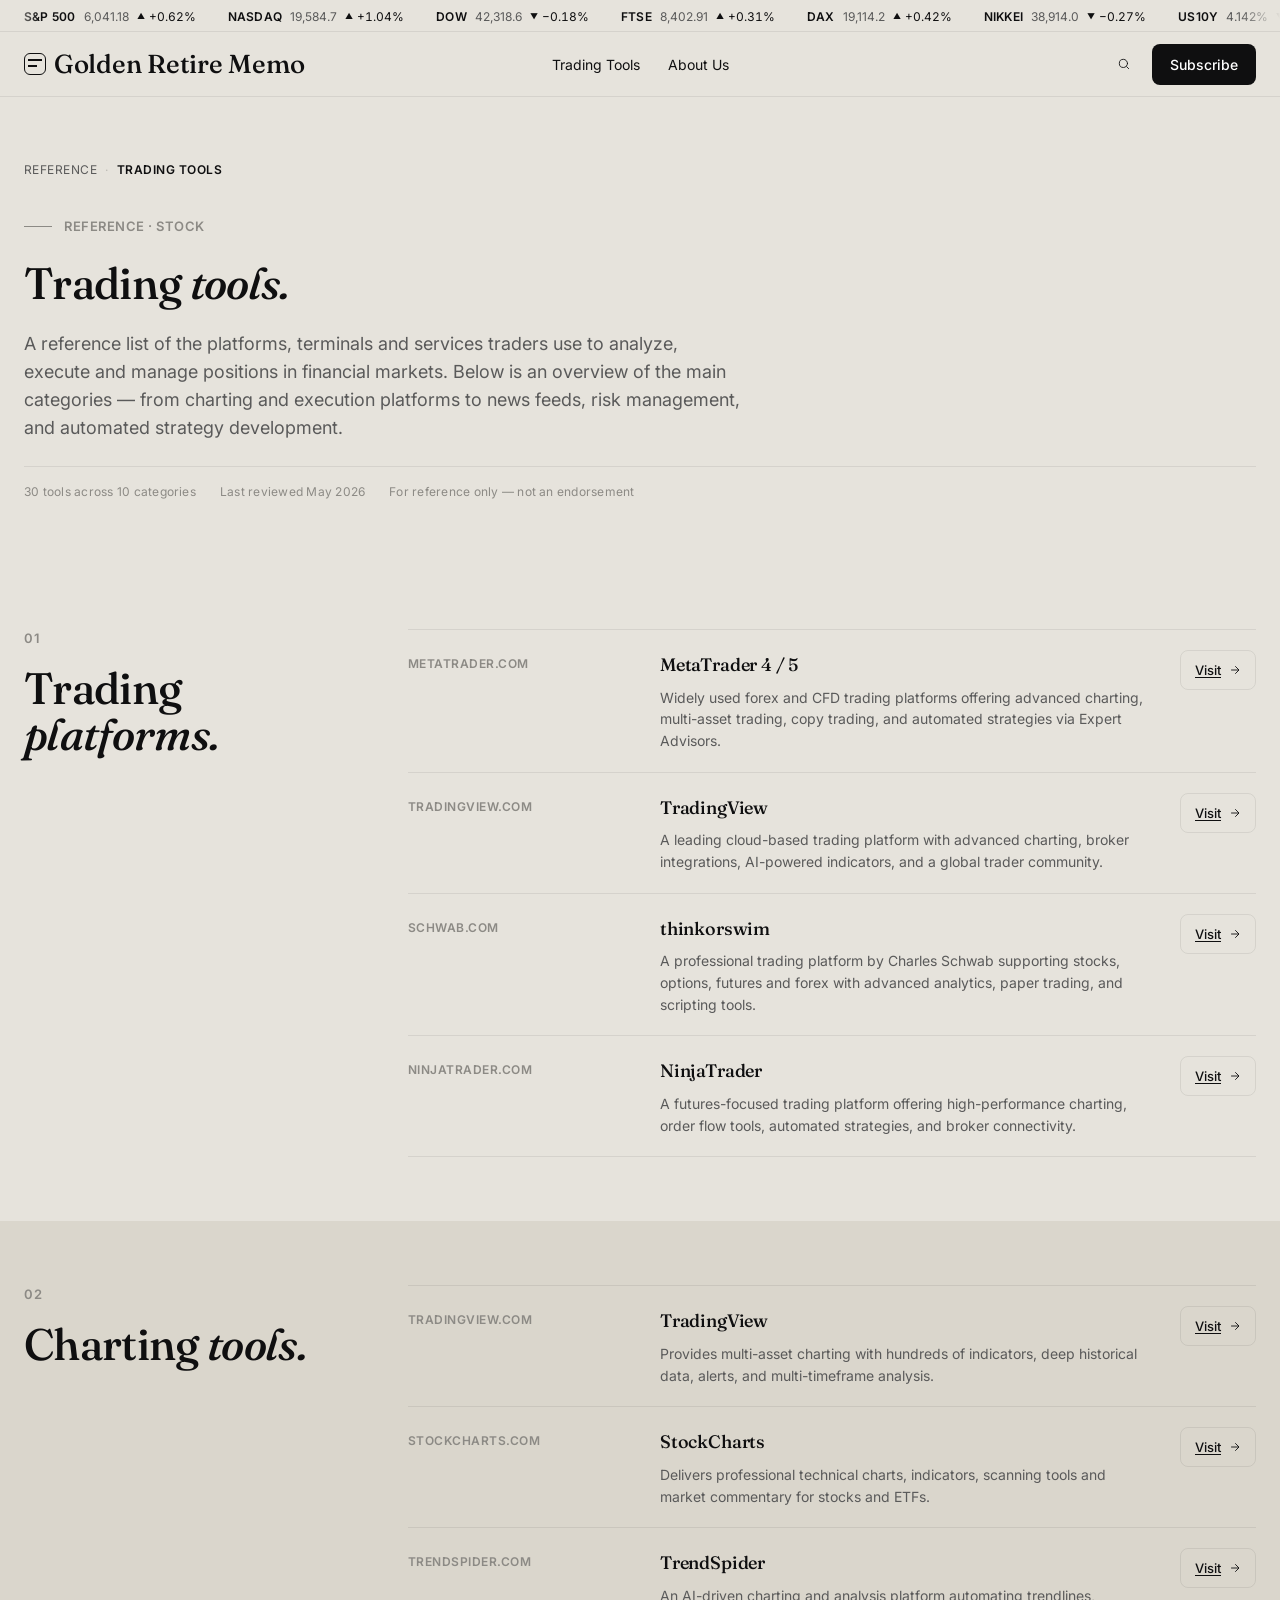
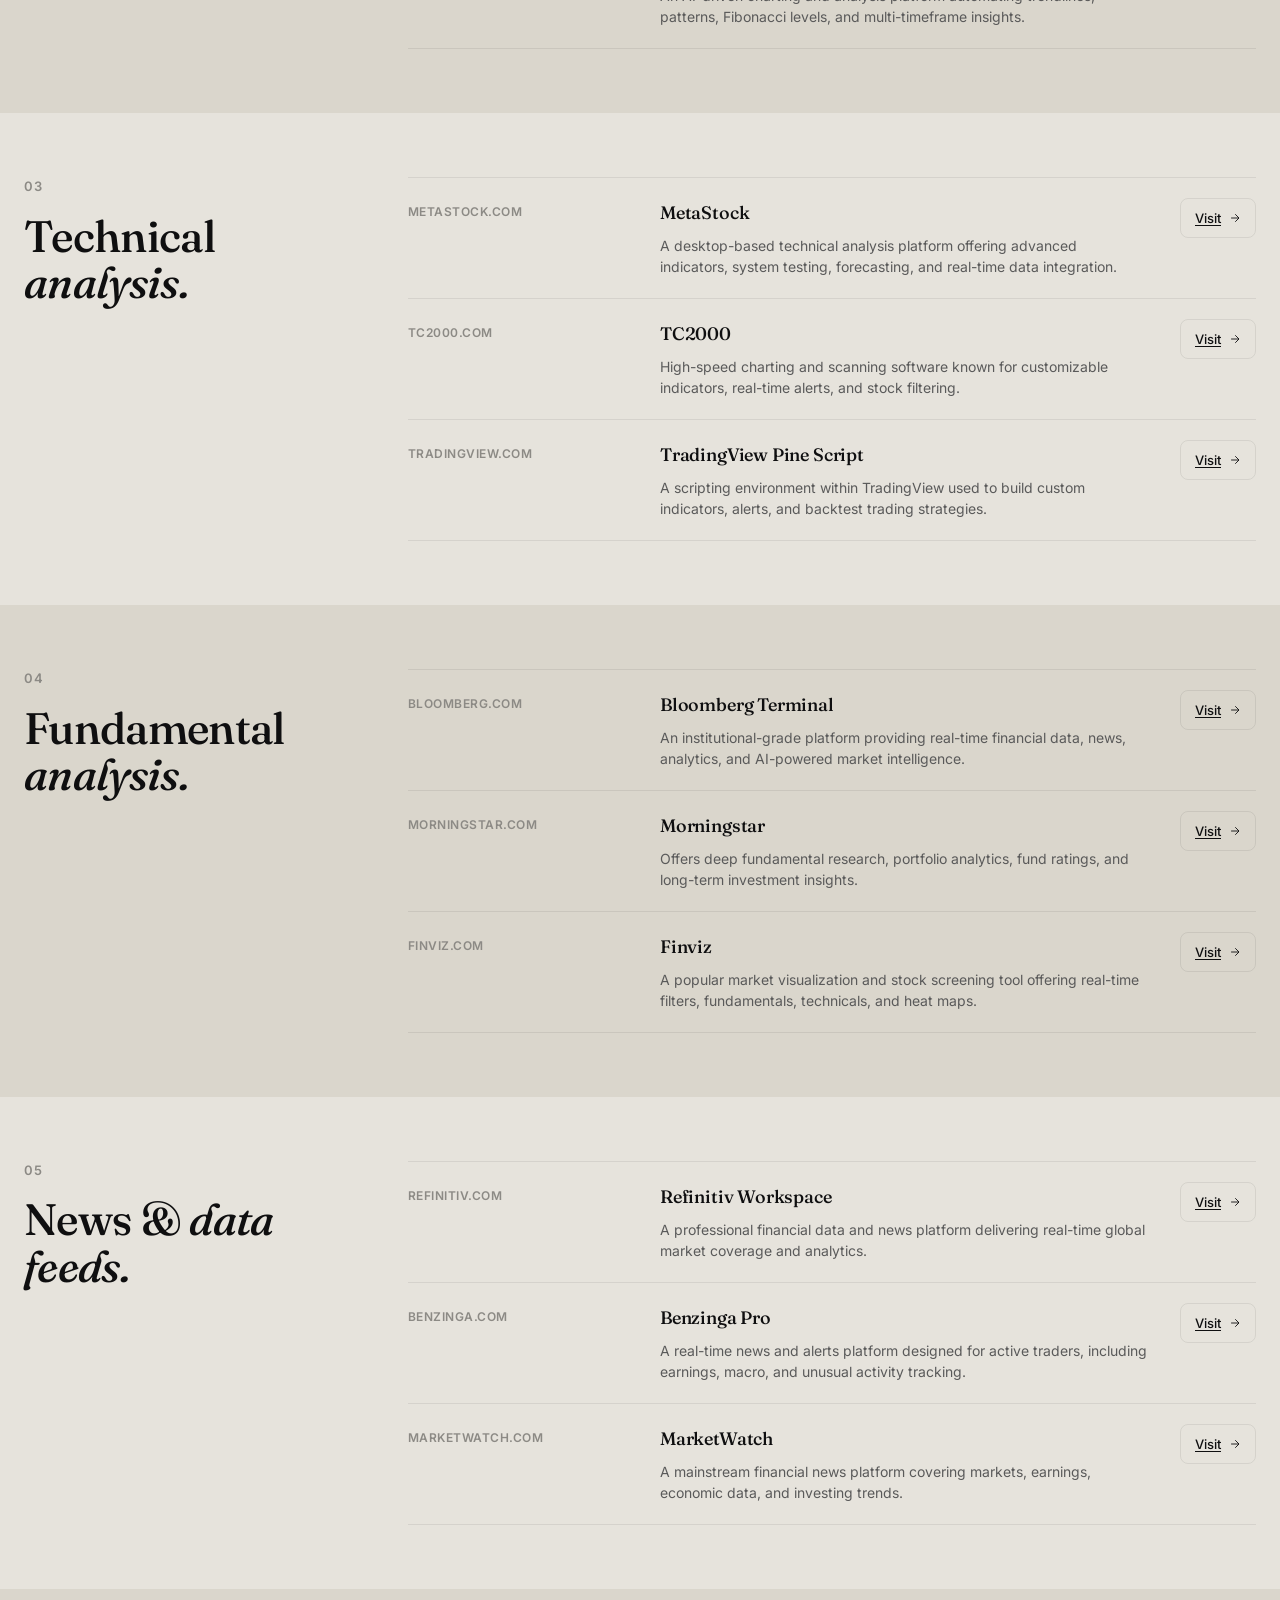
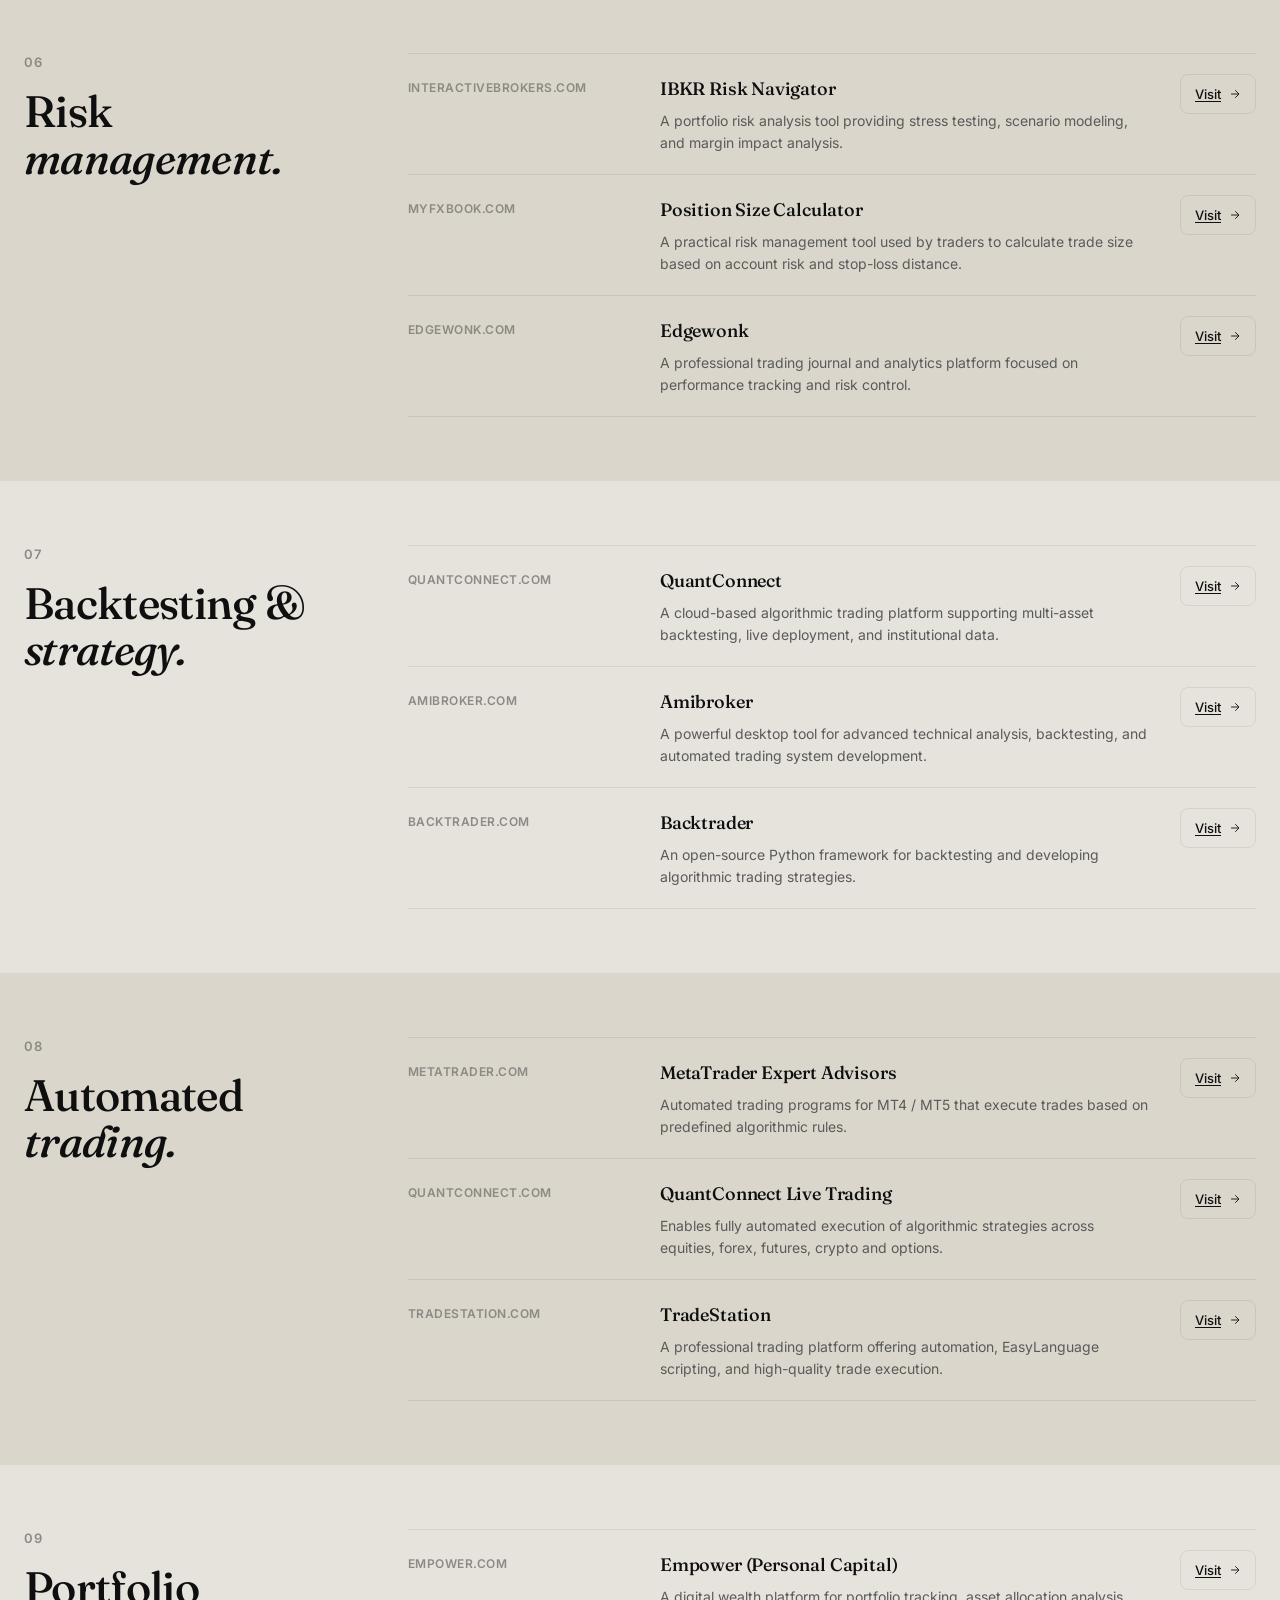
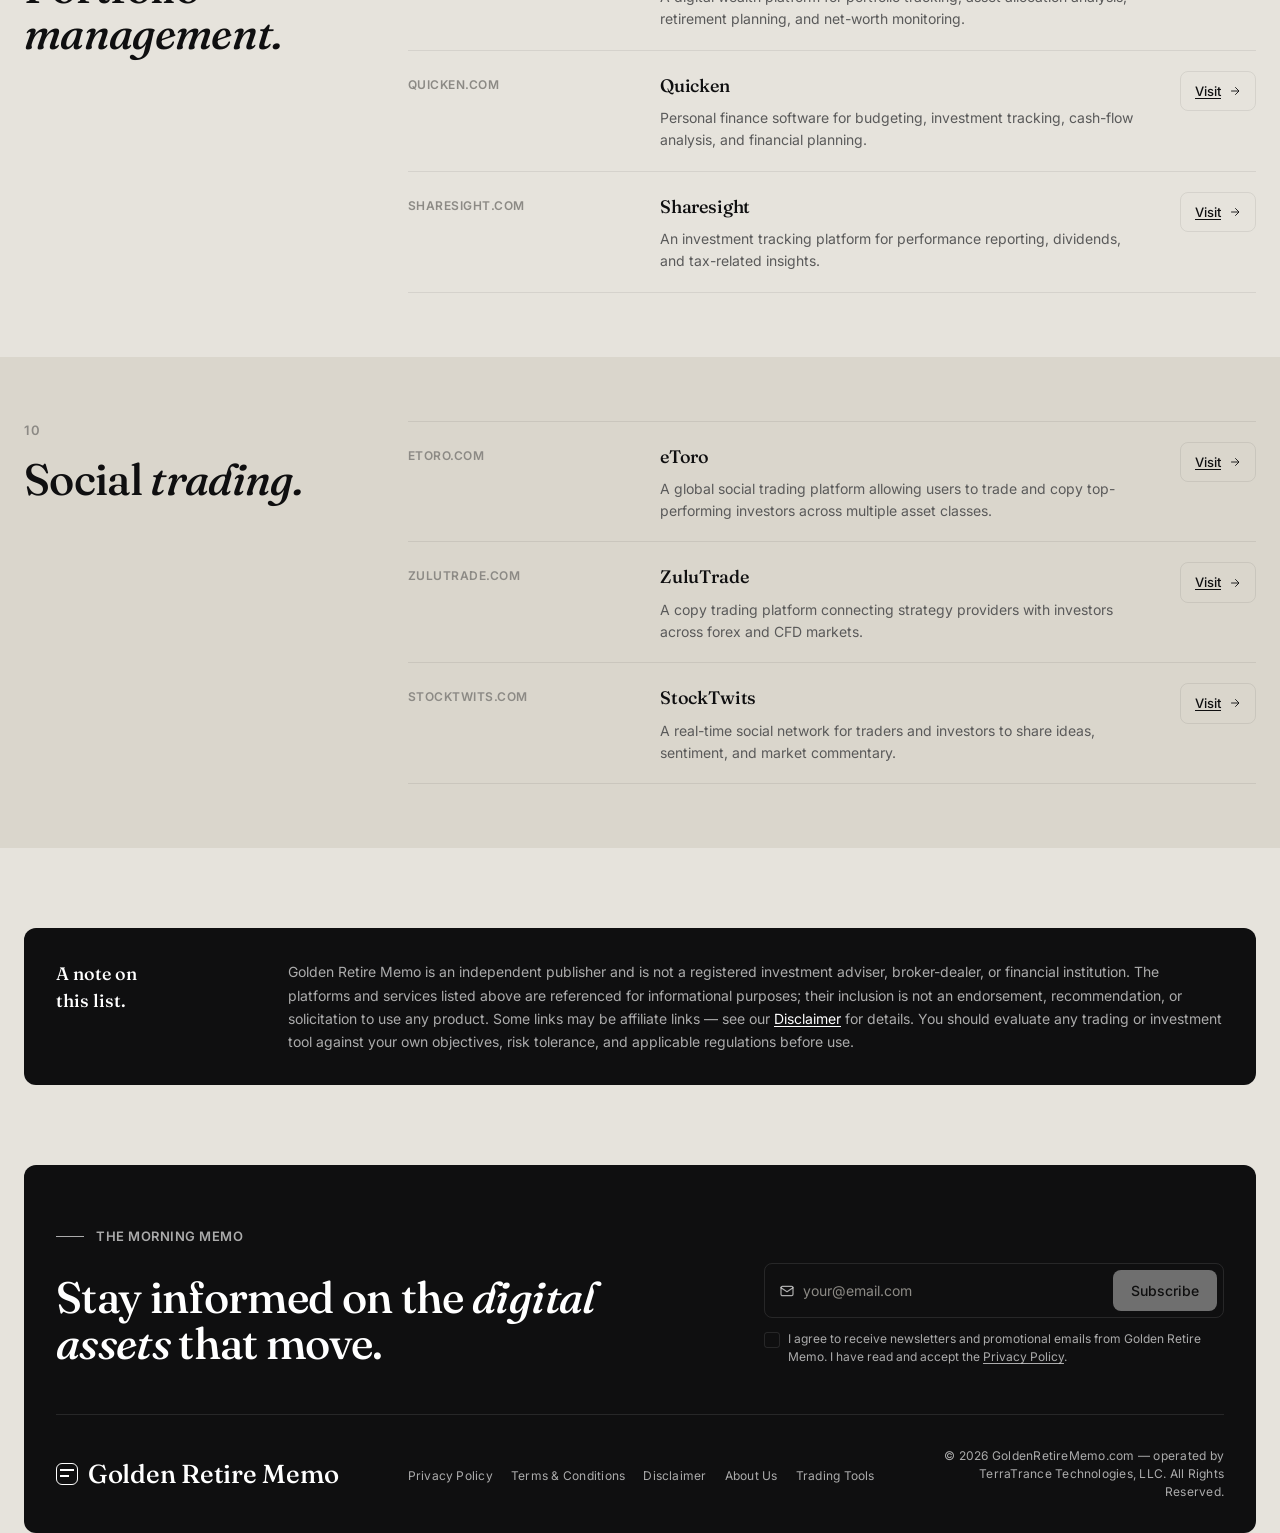
<file: trading-tools.html>
<!DOCTYPE html>
<html lang="en">
<head>
  <meta charset="UTF-8" />
  <meta name="viewport" content="width=device-width, initial-scale=1" />
  <title>Trading Tools — Golden Retire Memo</title>
  <link rel="preconnect" href="https://fonts.googleapis.com" />
  <link rel="preconnect" href="https://fonts.gstatic.com" crossorigin />
  <link
    href="https://fonts.googleapis.com/css2?family=Fraunces:ital,opsz,wght@0,9..144,400;0,9..144,500;0,9..144,600;1,9..144,400;1,9..144,500&family=Inter:wght@400;500;600&display=swap"
    rel="stylesheet"
  />
  <link rel="stylesheet" href="styles.css" />
</head>
<body>

  <!-- TOPBAR -->
  <div class="topbar">
    <div class="ticker-viewport">
      <div class="ticker-track" id="tickerTrack"></div>
    </div>
  </div>

  <!-- HEADER -->
  <div class="header-wrap">
    <header class="container header">
      <a href="index.html" class="logo">
        <span class="logo-mark" aria-hidden="true"></span>
        Golden Retire Memo
      </a>
      <nav class="nav">
        <a href="trading-tools.html">Trading Tools</a>
        <a href="about.html">About Us</a>
      </nav>
      <div class="header-right">
        <button class="icon-btn" id="searchOpen" aria-label="Open search">
          <svg width="14" height="14" viewBox="0 0 24 24" fill="none" stroke="currentColor" stroke-width="1.5" stroke-linecap="round" stroke-linejoin="round"><circle cx="11" cy="11" r="7"/><path d="m20 20-3.5-3.5"/></svg>
        </button>
        <button class="btn-primary">Subscribe</button>
      </div>
    </header>
  </div>

  <!-- PAGE HERO -->
  <main class="container">
    <section class="page-hero">
      <nav class="breadcrumb" aria-label="Breadcrumb">
        <a href="index.html">Reference</a>
        <span class="crumb-sep">·</span>
        <span class="crumb-current">Trading Tools</span>
      </nav>
      <div class="page-hero-eyebrow eyebrow-rule" style="margin-bottom:24px;">Reference · Stock</div>
      <h1 class="page-hero-title">Trading <em>tools.</em></h1>
      <p class="page-hero-lead">A reference list of the platforms, terminals and services traders use to analyze, execute and manage positions in financial markets. Below is an overview of the main categories — from charting and execution platforms to news feeds, risk management, and automated strategy development.</p>
      <div class="page-hero-meta">
        <span>30 tools across 10 categories</span>
        <span>Last reviewed May 2026</span>
        <span>For reference only — not an endorsement</span>
      </div>
    </section>
  </main>

  <!-- 01 TRADING PLATFORMS -->
  <section>
    <div class="container">
      <div class="numbered-section">
        <div class="num-col">
          <span class="section-num">01</span>
          <h2 class="section-num-title">Trading <em>platforms.</em></h2>
        </div>
        <div class="section-content">
          <div class="tools-list">
            <div class="tools-row">
              <span class="tool-domain">metatrader.com</span>
              <div>
                <div class="tool-name">MetaTrader 4 / 5</div>
                <p class="tool-desc">Widely used forex and CFD trading platforms offering advanced charting, multi-asset trading, copy trading, and automated strategies via Expert Advisors.</p>
              </div>
              <a href="#" class="btn-outline">Visit
                <svg width="12" height="12" viewBox="0 0 24 24" fill="none" stroke="currentColor" stroke-width="1.8" stroke-linecap="round" stroke-linejoin="round"><path d="M5 12h14"/><path d="m13 5 7 7-7 7"/></svg>
              </a>
            </div>
            <div class="tools-row">
              <span class="tool-domain">tradingview.com</span>
              <div>
                <div class="tool-name">TradingView</div>
                <p class="tool-desc">A leading cloud-based trading platform with advanced charting, broker integrations, AI-powered indicators, and a global trader community.</p>
              </div>
              <a href="#" class="btn-outline">Visit
                <svg width="12" height="12" viewBox="0 0 24 24" fill="none" stroke="currentColor" stroke-width="1.8" stroke-linecap="round" stroke-linejoin="round"><path d="M5 12h14"/><path d="m13 5 7 7-7 7"/></svg>
              </a>
            </div>
            <div class="tools-row">
              <span class="tool-domain">schwab.com</span>
              <div>
                <div class="tool-name">thinkorswim</div>
                <p class="tool-desc">A professional trading platform by Charles Schwab supporting stocks, options, futures and forex with advanced analytics, paper trading, and scripting tools.</p>
              </div>
              <a href="#" class="btn-outline">Visit
                <svg width="12" height="12" viewBox="0 0 24 24" fill="none" stroke="currentColor" stroke-width="1.8" stroke-linecap="round" stroke-linejoin="round"><path d="M5 12h14"/><path d="m13 5 7 7-7 7"/></svg>
              </a>
            </div>
            <div class="tools-row">
              <span class="tool-domain">ninjatrader.com</span>
              <div>
                <div class="tool-name">NinjaTrader</div>
                <p class="tool-desc">A futures-focused trading platform offering high-performance charting, order flow tools, automated strategies, and broker connectivity.</p>
              </div>
              <a href="#" class="btn-outline">Visit
                <svg width="12" height="12" viewBox="0 0 24 24" fill="none" stroke="currentColor" stroke-width="1.8" stroke-linecap="round" stroke-linejoin="round"><path d="M5 12h14"/><path d="m13 5 7 7-7 7"/></svg>
              </a>
            </div>
          </div>
        </div>
      </div>
    </div>
  </section>

  <!-- 02 CHARTING TOOLS (banded) -->
  <section class="section-banded">
    <div class="container">
      <div class="numbered-section">
        <div class="num-col">
          <span class="section-num">02</span>
          <h2 class="section-num-title">Charting <em>tools.</em></h2>
        </div>
        <div class="section-content">
          <div class="tools-list">
            <div class="tools-row">
              <span class="tool-domain">tradingview.com</span>
              <div>
                <div class="tool-name">TradingView</div>
                <p class="tool-desc">Provides multi-asset charting with hundreds of indicators, deep historical data, alerts, and multi-timeframe analysis.</p>
              </div>
              <a href="#" class="btn-outline">Visit
                <svg width="12" height="12" viewBox="0 0 24 24" fill="none" stroke="currentColor" stroke-width="1.8" stroke-linecap="round" stroke-linejoin="round"><path d="M5 12h14"/><path d="m13 5 7 7-7 7"/></svg>
              </a>
            </div>
            <div class="tools-row">
              <span class="tool-domain">stockcharts.com</span>
              <div>
                <div class="tool-name">StockCharts</div>
                <p class="tool-desc">Delivers professional technical charts, indicators, scanning tools and market commentary for stocks and ETFs.</p>
              </div>
              <a href="#" class="btn-outline">Visit
                <svg width="12" height="12" viewBox="0 0 24 24" fill="none" stroke="currentColor" stroke-width="1.8" stroke-linecap="round" stroke-linejoin="round"><path d="M5 12h14"/><path d="m13 5 7 7-7 7"/></svg>
              </a>
            </div>
            <div class="tools-row">
              <span class="tool-domain">trendspider.com</span>
              <div>
                <div class="tool-name">TrendSpider</div>
                <p class="tool-desc">An AI-driven charting and analysis platform automating trendlines, patterns, Fibonacci levels, and multi-timeframe insights.</p>
              </div>
              <a href="#" class="btn-outline">Visit
                <svg width="12" height="12" viewBox="0 0 24 24" fill="none" stroke="currentColor" stroke-width="1.8" stroke-linecap="round" stroke-linejoin="round"><path d="M5 12h14"/><path d="m13 5 7 7-7 7"/></svg>
              </a>
            </div>
          </div>
        </div>
      </div>
    </div>
  </section>

  <!-- 03 TECHNICAL ANALYSIS -->
  <section>
    <div class="container">
      <div class="numbered-section">
        <div class="num-col">
          <span class="section-num">03</span>
          <h2 class="section-num-title">Technical <em>analysis.</em></h2>
        </div>
        <div class="section-content">
          <div class="tools-list">
            <div class="tools-row">
              <span class="tool-domain">metastock.com</span>
              <div>
                <div class="tool-name">MetaStock</div>
                <p class="tool-desc">A desktop-based technical analysis platform offering advanced indicators, system testing, forecasting, and real-time data integration.</p>
              </div>
              <a href="#" class="btn-outline">Visit
                <svg width="12" height="12" viewBox="0 0 24 24" fill="none" stroke="currentColor" stroke-width="1.8" stroke-linecap="round" stroke-linejoin="round"><path d="M5 12h14"/><path d="m13 5 7 7-7 7"/></svg>
              </a>
            </div>
            <div class="tools-row">
              <span class="tool-domain">tc2000.com</span>
              <div>
                <div class="tool-name">TC2000</div>
                <p class="tool-desc">High-speed charting and scanning software known for customizable indicators, real-time alerts, and stock filtering.</p>
              </div>
              <a href="#" class="btn-outline">Visit
                <svg width="12" height="12" viewBox="0 0 24 24" fill="none" stroke="currentColor" stroke-width="1.8" stroke-linecap="round" stroke-linejoin="round"><path d="M5 12h14"/><path d="m13 5 7 7-7 7"/></svg>
              </a>
            </div>
            <div class="tools-row">
              <span class="tool-domain">tradingview.com</span>
              <div>
                <div class="tool-name">TradingView Pine Script</div>
                <p class="tool-desc">A scripting environment within TradingView used to build custom indicators, alerts, and backtest trading strategies.</p>
              </div>
              <a href="#" class="btn-outline">Visit
                <svg width="12" height="12" viewBox="0 0 24 24" fill="none" stroke="currentColor" stroke-width="1.8" stroke-linecap="round" stroke-linejoin="round"><path d="M5 12h14"/><path d="m13 5 7 7-7 7"/></svg>
              </a>
            </div>
          </div>
        </div>
      </div>
    </div>
  </section>

  <!-- 04 FUNDAMENTAL ANALYSIS (banded) -->
  <section class="section-banded">
    <div class="container">
      <div class="numbered-section">
        <div class="num-col">
          <span class="section-num">04</span>
          <h2 class="section-num-title">Fundamental <em>analysis.</em></h2>
        </div>
        <div class="section-content">
          <div class="tools-list">
            <div class="tools-row">
              <span class="tool-domain">bloomberg.com</span>
              <div>
                <div class="tool-name">Bloomberg Terminal</div>
                <p class="tool-desc">An institutional-grade platform providing real-time financial data, news, analytics, and AI-powered market intelligence.</p>
              </div>
              <a href="#" class="btn-outline">Visit
                <svg width="12" height="12" viewBox="0 0 24 24" fill="none" stroke="currentColor" stroke-width="1.8" stroke-linecap="round" stroke-linejoin="round"><path d="M5 12h14"/><path d="m13 5 7 7-7 7"/></svg>
              </a>
            </div>
            <div class="tools-row">
              <span class="tool-domain">morningstar.com</span>
              <div>
                <div class="tool-name">Morningstar</div>
                <p class="tool-desc">Offers deep fundamental research, portfolio analytics, fund ratings, and long-term investment insights.</p>
              </div>
              <a href="#" class="btn-outline">Visit
                <svg width="12" height="12" viewBox="0 0 24 24" fill="none" stroke="currentColor" stroke-width="1.8" stroke-linecap="round" stroke-linejoin="round"><path d="M5 12h14"/><path d="m13 5 7 7-7 7"/></svg>
              </a>
            </div>
            <div class="tools-row">
              <span class="tool-domain">finviz.com</span>
              <div>
                <div class="tool-name">Finviz</div>
                <p class="tool-desc">A popular market visualization and stock screening tool offering real-time filters, fundamentals, technicals, and heat maps.</p>
              </div>
              <a href="#" class="btn-outline">Visit
                <svg width="12" height="12" viewBox="0 0 24 24" fill="none" stroke="currentColor" stroke-width="1.8" stroke-linecap="round" stroke-linejoin="round"><path d="M5 12h14"/><path d="m13 5 7 7-7 7"/></svg>
              </a>
            </div>
          </div>
        </div>
      </div>
    </div>
  </section>

  <!-- 05 NEWS & DATA FEEDS -->
  <section>
    <div class="container">
      <div class="numbered-section">
        <div class="num-col">
          <span class="section-num">05</span>
          <h2 class="section-num-title">News &amp; <em>data feeds.</em></h2>
        </div>
        <div class="section-content">
          <div class="tools-list">
            <div class="tools-row">
              <span class="tool-domain">refinitiv.com</span>
              <div>
                <div class="tool-name">Refinitiv Workspace</div>
                <p class="tool-desc">A professional financial data and news platform delivering real-time global market coverage and analytics.</p>
              </div>
              <a href="#" class="btn-outline">Visit
                <svg width="12" height="12" viewBox="0 0 24 24" fill="none" stroke="currentColor" stroke-width="1.8" stroke-linecap="round" stroke-linejoin="round"><path d="M5 12h14"/><path d="m13 5 7 7-7 7"/></svg>
              </a>
            </div>
            <div class="tools-row">
              <span class="tool-domain">benzinga.com</span>
              <div>
                <div class="tool-name">Benzinga Pro</div>
                <p class="tool-desc">A real-time news and alerts platform designed for active traders, including earnings, macro, and unusual activity tracking.</p>
              </div>
              <a href="#" class="btn-outline">Visit
                <svg width="12" height="12" viewBox="0 0 24 24" fill="none" stroke="currentColor" stroke-width="1.8" stroke-linecap="round" stroke-linejoin="round"><path d="M5 12h14"/><path d="m13 5 7 7-7 7"/></svg>
              </a>
            </div>
            <div class="tools-row">
              <span class="tool-domain">marketwatch.com</span>
              <div>
                <div class="tool-name">MarketWatch</div>
                <p class="tool-desc">A mainstream financial news platform covering markets, earnings, economic data, and investing trends.</p>
              </div>
              <a href="#" class="btn-outline">Visit
                <svg width="12" height="12" viewBox="0 0 24 24" fill="none" stroke="currentColor" stroke-width="1.8" stroke-linecap="round" stroke-linejoin="round"><path d="M5 12h14"/><path d="m13 5 7 7-7 7"/></svg>
              </a>
            </div>
          </div>
        </div>
      </div>
    </div>
  </section>

  <!-- 06 RISK MANAGEMENT (banded) -->
  <section class="section-banded">
    <div class="container">
      <div class="numbered-section">
        <div class="num-col">
          <span class="section-num">06</span>
          <h2 class="section-num-title">Risk <em>management.</em></h2>
        </div>
        <div class="section-content">
          <div class="tools-list">
            <div class="tools-row">
              <span class="tool-domain">interactivebrokers.com</span>
              <div>
                <div class="tool-name">IBKR Risk Navigator</div>
                <p class="tool-desc">A portfolio risk analysis tool providing stress testing, scenario modeling, and margin impact analysis.</p>
              </div>
              <a href="#" class="btn-outline">Visit
                <svg width="12" height="12" viewBox="0 0 24 24" fill="none" stroke="currentColor" stroke-width="1.8" stroke-linecap="round" stroke-linejoin="round"><path d="M5 12h14"/><path d="m13 5 7 7-7 7"/></svg>
              </a>
            </div>
            <div class="tools-row">
              <span class="tool-domain">myfxbook.com</span>
              <div>
                <div class="tool-name">Position Size Calculator</div>
                <p class="tool-desc">A practical risk management tool used by traders to calculate trade size based on account risk and stop-loss distance.</p>
              </div>
              <a href="#" class="btn-outline">Visit
                <svg width="12" height="12" viewBox="0 0 24 24" fill="none" stroke="currentColor" stroke-width="1.8" stroke-linecap="round" stroke-linejoin="round"><path d="M5 12h14"/><path d="m13 5 7 7-7 7"/></svg>
              </a>
            </div>
            <div class="tools-row">
              <span class="tool-domain">edgewonk.com</span>
              <div>
                <div class="tool-name">Edgewonk</div>
                <p class="tool-desc">A professional trading journal and analytics platform focused on performance tracking and risk control.</p>
              </div>
              <a href="#" class="btn-outline">Visit
                <svg width="12" height="12" viewBox="0 0 24 24" fill="none" stroke="currentColor" stroke-width="1.8" stroke-linecap="round" stroke-linejoin="round"><path d="M5 12h14"/><path d="m13 5 7 7-7 7"/></svg>
              </a>
            </div>
          </div>
        </div>
      </div>
    </div>
  </section>

  <!-- 07 BACKTESTING & STRATEGY -->
  <section>
    <div class="container">
      <div class="numbered-section">
        <div class="num-col">
          <span class="section-num">07</span>
          <h2 class="section-num-title">Backtesting &amp; <em>strategy.</em></h2>
        </div>
        <div class="section-content">
          <div class="tools-list">
            <div class="tools-row">
              <span class="tool-domain">quantconnect.com</span>
              <div>
                <div class="tool-name">QuantConnect</div>
                <p class="tool-desc">A cloud-based algorithmic trading platform supporting multi-asset backtesting, live deployment, and institutional data.</p>
              </div>
              <a href="#" class="btn-outline">Visit
                <svg width="12" height="12" viewBox="0 0 24 24" fill="none" stroke="currentColor" stroke-width="1.8" stroke-linecap="round" stroke-linejoin="round"><path d="M5 12h14"/><path d="m13 5 7 7-7 7"/></svg>
              </a>
            </div>
            <div class="tools-row">
              <span class="tool-domain">amibroker.com</span>
              <div>
                <div class="tool-name">Amibroker</div>
                <p class="tool-desc">A powerful desktop tool for advanced technical analysis, backtesting, and automated trading system development.</p>
              </div>
              <a href="#" class="btn-outline">Visit
                <svg width="12" height="12" viewBox="0 0 24 24" fill="none" stroke="currentColor" stroke-width="1.8" stroke-linecap="round" stroke-linejoin="round"><path d="M5 12h14"/><path d="m13 5 7 7-7 7"/></svg>
              </a>
            </div>
            <div class="tools-row">
              <span class="tool-domain">backtrader.com</span>
              <div>
                <div class="tool-name">Backtrader</div>
                <p class="tool-desc">An open-source Python framework for backtesting and developing algorithmic trading strategies.</p>
              </div>
              <a href="#" class="btn-outline">Visit
                <svg width="12" height="12" viewBox="0 0 24 24" fill="none" stroke="currentColor" stroke-width="1.8" stroke-linecap="round" stroke-linejoin="round"><path d="M5 12h14"/><path d="m13 5 7 7-7 7"/></svg>
              </a>
            </div>
          </div>
        </div>
      </div>
    </div>
  </section>

  <!-- 08 AUTOMATED TRADING (banded) -->
  <section class="section-banded">
    <div class="container">
      <div class="numbered-section">
        <div class="num-col">
          <span class="section-num">08</span>
          <h2 class="section-num-title">Automated <em>trading.</em></h2>
        </div>
        <div class="section-content">
          <div class="tools-list">
            <div class="tools-row">
              <span class="tool-domain">metatrader.com</span>
              <div>
                <div class="tool-name">MetaTrader Expert Advisors</div>
                <p class="tool-desc">Automated trading programs for MT4 / MT5 that execute trades based on predefined algorithmic rules.</p>
              </div>
              <a href="#" class="btn-outline">Visit
                <svg width="12" height="12" viewBox="0 0 24 24" fill="none" stroke="currentColor" stroke-width="1.8" stroke-linecap="round" stroke-linejoin="round"><path d="M5 12h14"/><path d="m13 5 7 7-7 7"/></svg>
              </a>
            </div>
            <div class="tools-row">
              <span class="tool-domain">quantconnect.com</span>
              <div>
                <div class="tool-name">QuantConnect Live Trading</div>
                <p class="tool-desc">Enables fully automated execution of algorithmic strategies across equities, forex, futures, crypto and options.</p>
              </div>
              <a href="#" class="btn-outline">Visit
                <svg width="12" height="12" viewBox="0 0 24 24" fill="none" stroke="currentColor" stroke-width="1.8" stroke-linecap="round" stroke-linejoin="round"><path d="M5 12h14"/><path d="m13 5 7 7-7 7"/></svg>
              </a>
            </div>
            <div class="tools-row">
              <span class="tool-domain">tradestation.com</span>
              <div>
                <div class="tool-name">TradeStation</div>
                <p class="tool-desc">A professional trading platform offering automation, EasyLanguage scripting, and high-quality trade execution.</p>
              </div>
              <a href="#" class="btn-outline">Visit
                <svg width="12" height="12" viewBox="0 0 24 24" fill="none" stroke="currentColor" stroke-width="1.8" stroke-linecap="round" stroke-linejoin="round"><path d="M5 12h14"/><path d="m13 5 7 7-7 7"/></svg>
              </a>
            </div>
          </div>
        </div>
      </div>
    </div>
  </section>

  <!-- 09 PORTFOLIO MANAGEMENT -->
  <section>
    <div class="container">
      <div class="numbered-section">
        <div class="num-col">
          <span class="section-num">09</span>
          <h2 class="section-num-title">Portfolio <em>management.</em></h2>
        </div>
        <div class="section-content">
          <div class="tools-list">
            <div class="tools-row">
              <span class="tool-domain">empower.com</span>
              <div>
                <div class="tool-name">Empower (Personal Capital)</div>
                <p class="tool-desc">A digital wealth platform for portfolio tracking, asset allocation analysis, retirement planning, and net-worth monitoring.</p>
              </div>
              <a href="#" class="btn-outline">Visit
                <svg width="12" height="12" viewBox="0 0 24 24" fill="none" stroke="currentColor" stroke-width="1.8" stroke-linecap="round" stroke-linejoin="round"><path d="M5 12h14"/><path d="m13 5 7 7-7 7"/></svg>
              </a>
            </div>
            <div class="tools-row">
              <span class="tool-domain">quicken.com</span>
              <div>
                <div class="tool-name">Quicken</div>
                <p class="tool-desc">Personal finance software for budgeting, investment tracking, cash-flow analysis, and financial planning.</p>
              </div>
              <a href="#" class="btn-outline">Visit
                <svg width="12" height="12" viewBox="0 0 24 24" fill="none" stroke="currentColor" stroke-width="1.8" stroke-linecap="round" stroke-linejoin="round"><path d="M5 12h14"/><path d="m13 5 7 7-7 7"/></svg>
              </a>
            </div>
            <div class="tools-row">
              <span class="tool-domain">sharesight.com</span>
              <div>
                <div class="tool-name">Sharesight</div>
                <p class="tool-desc">An investment tracking platform for performance reporting, dividends, and tax-related insights.</p>
              </div>
              <a href="#" class="btn-outline">Visit
                <svg width="12" height="12" viewBox="0 0 24 24" fill="none" stroke="currentColor" stroke-width="1.8" stroke-linecap="round" stroke-linejoin="round"><path d="M5 12h14"/><path d="m13 5 7 7-7 7"/></svg>
              </a>
            </div>
          </div>
        </div>
      </div>
    </div>
  </section>

  <!-- 10 SOCIAL TRADING (banded) -->
  <section class="section-banded">
    <div class="container">
      <div class="numbered-section">
        <div class="num-col">
          <span class="section-num">10</span>
          <h2 class="section-num-title">Social <em>trading.</em></h2>
        </div>
        <div class="section-content">
          <div class="tools-list">
            <div class="tools-row">
              <span class="tool-domain">etoro.com</span>
              <div>
                <div class="tool-name">eToro</div>
                <p class="tool-desc">A global social trading platform allowing users to trade and copy top-performing investors across multiple asset classes.</p>
              </div>
              <a href="#" class="btn-outline">Visit
                <svg width="12" height="12" viewBox="0 0 24 24" fill="none" stroke="currentColor" stroke-width="1.8" stroke-linecap="round" stroke-linejoin="round"><path d="M5 12h14"/><path d="m13 5 7 7-7 7"/></svg>
              </a>
            </div>
            <div class="tools-row">
              <span class="tool-domain">zulutrade.com</span>
              <div>
                <div class="tool-name">ZuluTrade</div>
                <p class="tool-desc">A copy trading platform connecting strategy providers with investors across forex and CFD markets.</p>
              </div>
              <a href="#" class="btn-outline">Visit
                <svg width="12" height="12" viewBox="0 0 24 24" fill="none" stroke="currentColor" stroke-width="1.8" stroke-linecap="round" stroke-linejoin="round"><path d="M5 12h14"/><path d="m13 5 7 7-7 7"/></svg>
              </a>
            </div>
            <div class="tools-row">
              <span class="tool-domain">stocktwits.com</span>
              <div>
                <div class="tool-name">StockTwits</div>
                <p class="tool-desc">A real-time social network for traders and investors to share ideas, sentiment, and market commentary.</p>
              </div>
              <a href="#" class="btn-outline">Visit
                <svg width="12" height="12" viewBox="0 0 24 24" fill="none" stroke="currentColor" stroke-width="1.8" stroke-linecap="round" stroke-linejoin="round"><path d="M5 12h14"/><path d="m13 5 7 7-7 7"/></svg>
              </a>
            </div>
          </div>
        </div>
      </div>
    </div>
  </section>

  <!-- A NOTE ON THIS LIST -->
  <main class="container">
    <section class="section">
      <div class="dark-callout dark-callout--note">
        <span class="dark-callout-label">A note on<br/>this list.</span>
        <div class="dark-callout-content" style="font-family:var(--font-body); font-size:14px; line-height:1.65; color:var(--text-on-dark-2);">
          Golden Retire Memo is an independent publisher and is not a registered investment adviser, broker-dealer, or financial institution. The platforms and services listed above are referenced for informational purposes; their inclusion is not an endorsement, recommendation, or solicitation to use any product. Some links may be affiliate links — see our <a href="#" style="color:var(--text-on-dark-1); text-decoration:underline; text-underline-offset:2px;">Disclaimer</a> for details. You should evaluate any trading or investment tool against your own objectives, risk tolerance, and applicable regulations before use.
        </div>
      </div>
    </section>
  </main>

  <!-- FOOTER -->
  <footer class="container">
    <div class="site-footer">
      <div class="footer-cta">
        <div>
          <div class="footer-eyebrow">The Morning Memo</div>
          <h2 class="footer-headline">Stay informed on the <em>digital assets</em> that move.</h2>
        </div>
        <div class="footer-form-block">
          <div class="input-row">
            <svg viewBox="0 0 24 24" fill="none" stroke="currentColor" stroke-width="1.8" stroke-linecap="round" stroke-linejoin="round"><rect x="3" y="5" width="18" height="14" rx="2"/><path d="m3 7 9 6 9-6"/></svg>
            <input type="email" placeholder="your@email.com" aria-label="Email address" />
            <button class="btn-primary" disabled aria-disabled="true">Subscribe</button>
          </div>
          <label class="footer-form-checkbox">
            <input type="checkbox" />
            <span>I agree to receive newsletters and promotional emails from Golden Retire Memo. I have read and accept the <a href="#">Privacy Policy</a>.</span>
          </label>
        </div>
      </div>
      <div class="footer-bottom-bar">
        <a href="index.html" class="footer-mark-row">
          <span class="logo-mark logo-mark--on-dark" aria-hidden="true"></span>
          Golden Retire Memo
        </a>
        <ul class="footer-legal-links">
          <li><a href="#">Privacy Policy</a></li>
          <li><a href="#">Terms &amp; Conditions</a></li>
          <li><a href="#">Disclaimer</a></li>
          <li><a href="about.html">About Us</a></li>
          <li><a href="trading-tools.html">Trading Tools</a></li>
        </ul>
        <span class="footer-copyright">© 2026 GoldenRetireMemo.com — operated by TerraTrance Technologies, LLC. All Rights Reserved.</span>
      </div>
    </div>
  </footer>

  <!-- SCRIM + SEARCH OVERLAY -->
  <div class="page-scrim" id="pageScrim" aria-hidden="true"></div>
  <div class="search-overlay" id="searchOverlay" aria-hidden="true">
    <div class="container search-overlay-header">
      <a href="index.html" class="logo" style="color:var(--text-on-dark-1)">
        <span class="logo-mark logo-mark--on-dark" aria-hidden="true"></span>
        Golden Retire Memo
      </a>
      <nav class="nav">
        <a href="trading-tools.html">Trading Tools</a>
        <a href="about.html">About Us</a>
      </nav>
      <div class="header-right">
        <button class="icon-btn" id="searchClose" aria-label="Close search">
          <svg width="14" height="14" viewBox="0 0 24 24" fill="none" stroke="currentColor" stroke-width="1.5" stroke-linecap="round" stroke-linejoin="round"><path d="M6 6l12 12M18 6 6 18"/></svg>
        </button>
        <button class="btn-primary btn-primary--inverted">Subscribe</button>
      </div>
    </div>
    <div class="search-body">
      <div class="search-input-wrap">
        <div class="search-field">
          <input id="searchInput" type="text" placeholder="Search…" autocomplete="off" />
          <svg class="search-magnifier" viewBox="0 0 24 24" fill="none" stroke="currentColor" stroke-width="1.5" stroke-linecap="round" stroke-linejoin="round"><circle cx="11" cy="11" r="7"/><path d="m20 20-3.5-3.5"/></svg>
        </div>
        <p class="search-hint">Hit Enter to Search or X to close</p>
      </div>
    </div>
  </div>

  <script src="app.js"></script>
</body>
</html>
</file>
<file: styles.css>
/* =============================================================
   GOLDEN RETIRE MEMO — shared styles
   All values from design_guidelines.json. No new colors / sizes /
   radii introduced. Italic mix uses Fraunces italic, not color.
============================================================= */
:root {
  /* color */
  --bg-page: #E6E3DC;
  --bg-page-alt: #DAD6CC;
  --surface-card: #0F0F10;
  --surface-card-hover: #1A1A1C;
  --surface-overlay: rgba(10, 10, 10, 0.92);
  --border-subtle: rgba(15, 15, 16, 0.08);
  --border-on-dark: rgba(255, 255, 255, 0.10);
  --text-primary: #0F0F10;
  --text-secondary: #5A5A5A;
  --text-muted: #8C8A85;
  --text-on-dark-1: #FFFFFF;
  --text-on-dark-2: rgba(255, 255, 255, 0.65);

  /* radius */
  --r-sm: 6px;
  --r-md: 8px;
  --r-lg: 12px;
  --r-pill: 999px;

  /* type */
  --font-display: 'Fraunces', 'Tiempos Headline', Georgia, serif;
  --font-body: 'Inter', system-ui, sans-serif;

  /* layout */
  --container: 1280px;
  --pad: 24px;
  --gutter: 16px;
  --section: 80px;

  /* motion */
  --d-fast: 120ms;
  --d: 200ms;
  --d-slow: 320ms;
  --ease: cubic-bezier(0.2, 0.8, 0.2, 1);
}

*, *::before, *::after { box-sizing: border-box; margin: 0; padding: 0; }
html { scroll-behavior: smooth; }
body {
  background: var(--bg-page);
  color: var(--text-primary);
  font-family: var(--font-body);
  font-size: 14px;
  line-height: 1.5;
  -webkit-font-smoothing: antialiased;
  text-rendering: optimizeLegibility;
}
a { color: inherit; text-decoration: none; }
button { font: inherit; color: inherit; background: none; border: none; cursor: pointer; }
input { font: inherit; outline: none; border: none; background: none; color: inherit; }
img { display: block; max-width: 100%; }
svg { display: block; }

.container {
  max-width: var(--container);
  margin: 0 auto;
  padding: 0 var(--pad);
}

/* =============================================================
   DISPLAY HELPER — italic mix used across pages
   ("About Us.", "Trading tools.", "Stay informed ... matter.")
============================================================= */
.display em,
.hero-headline em,
.markets-title em,
.subscribe-title em,
.footer-headline em,
.section-num-title em,
.popular-title em,
.page-hero-title em {
  font-style: italic;
  font-weight: inherit;
}

/* =============================================================
   TOPBAR
============================================================= */
.topbar {
  height: 32px;
  border-bottom: 1px solid var(--border-subtle);
  overflow: hidden;
  display: flex;
  align-items: center;
}
.ticker-viewport {
  max-width: var(--container);
  width: 100%;
  margin: 0 auto;
  padding: 0 var(--pad);
  overflow: hidden;
  mask-image: linear-gradient(
    to right,
    transparent 0,
    #000 40px,
    #000 calc(100% - 40px),
    transparent 100%
  );
}
.ticker-track {
  display: inline-flex;
  gap: 32px;
  white-space: nowrap;
  animation: ticker 80s linear infinite;
  will-change: transform;
}
.ticker-item {
  display: inline-flex;
  align-items: center;
  gap: 8px;
  font-size: 12px;
}
.ticker-symbol { font-weight: 600; letter-spacing: 0.02em; }
.ticker-price { color: var(--text-secondary); }
.ticker-change {
  display: inline-flex;
  align-items: center;
  gap: 4px;
  font-feature-settings: "tnum";
  font-variant-numeric: tabular-nums;
}
.ticker-arrow { font-size: 8px; line-height: 1; transform: translateY(-1px); }
@keyframes ticker {
  from { transform: translateX(0); }
  to   { transform: translateX(-50%); }
}

/* =============================================================
   HEADER
============================================================= */
.header-wrap { border-bottom: 1px solid var(--border-subtle); }
.header {
  height: 64px;
  display: grid;
  grid-template-columns: 1fr auto 1fr;
  align-items: center;
  gap: 24px;
}
.logo {
  font-family: var(--font-display);
  font-size: 26px;
  font-weight: 500;
  letter-spacing: -0.01em;
  display: inline-flex;
  align-items: center;
  gap: 8px;
}
.logo-mark {
  width: 22px;
  height: 22px;
  border: 1.5px solid var(--text-primary);
  border-radius: var(--r-sm);
  position: relative;
  flex-shrink: 0;
}
.logo-mark::before,
.logo-mark::after {
  content: '';
  position: absolute;
  left: 3px;
  right: 3px;
  height: 1.5px;
  background: var(--text-primary);
}
.logo-mark::before { top: 5px; }
.logo-mark::after { top: 11px; right: 8px; }

.logo-mark--on-dark { border-color: var(--text-on-dark-1); }
.logo-mark--on-dark::before,
.logo-mark--on-dark::after { background: var(--text-on-dark-1); }

.nav { display: flex; gap: 28px; justify-content: center; }
.nav a { font-size: 14px; transition: opacity var(--d) var(--ease); }
.nav a:hover { opacity: 0.55; }

.header-right {
  display: flex;
  align-items: center;
  gap: 12px;
  justify-content: flex-end;
}

.icon-btn {
  width: 32px;
  height: 32px;
  border-radius: var(--r-sm);
  display: inline-flex;
  align-items: center;
  justify-content: center;
  transition: background var(--d) var(--ease);
}
.icon-btn:hover { background: var(--border-subtle); }
.icon-btn--on-dark {
  background: var(--surface-card-hover);
  border: 1px solid var(--border-on-dark);
  color: var(--text-on-dark-1);
}
.icon-btn--on-dark:hover { background: rgba(255, 255, 255, 0.06); }

.btn-primary {
  background: var(--surface-card);
  color: var(--text-on-dark-1);
  padding: 10px 18px;
  border-radius: var(--r-md);
  font-size: 14px;
  font-weight: 500;
  transition: opacity var(--d) var(--ease), background var(--d) var(--ease);
}
.btn-primary:hover { background: var(--surface-card-hover); }

.btn-primary--inverted {
  background: var(--text-on-dark-1);
  color: var(--surface-card);
}
.btn-primary--inverted:hover { opacity: 0.88; background: var(--text-on-dark-1); }

.btn-outline {
  display: inline-flex;
  align-items: center;
  gap: 8px;
  padding: 8px 14px;
  border: 1px solid var(--border-subtle);
  border-radius: var(--r-md);
  font-size: 13px;
  font-weight: 500;
  color: var(--text-primary);
  background: transparent;
  transition: background var(--d) var(--ease), border-color var(--d) var(--ease);
}
.btn-outline:hover { background: var(--bg-page-alt); border-color: rgba(15,15,16,0.18); }
.btn-outline--on-dark {
  border-color: var(--border-on-dark);
  color: var(--text-on-dark-1);
}
.btn-outline--on-dark:hover { background: var(--surface-card-hover); border-color: rgba(255,255,255,0.18); }

/* =============================================================
   HERO (homepage)
============================================================= */
.hero {
  position: relative;
  margin-top: 24px;
  border-radius: var(--r-lg);
  overflow: hidden;
  isolation: isolate;
}
.hero-img { width: 100%; aspect-ratio: 21/9; object-fit: cover; object-position: center; }
.hero-overlay {
  position: absolute;
  top: 24px;
  right: 24px;
  width: min(420px, calc(100% - 48px));
  background: var(--surface-card);
  color: var(--text-on-dark-1);
  border-radius: var(--r-lg);
  padding: 20px;
}
.tag-chip {
  display: inline-flex;
  align-items: center;
  gap: 6px;
  font-size: 12px;
  font-weight: 500;
  color: var(--text-on-dark-2);
}
.tag-chip svg { width: 10px; height: 10px; }
.tag-chip--on-light { color: var(--text-secondary); }

.hero-headline {
  font-family: var(--font-display);
  font-size: 44px;
  font-weight: 500;
  line-height: 1.05;
  letter-spacing: -0.015em;
  margin: 16px 0 24px;
}
.arrow-btn {
  width: 32px; height: 32px;
  border-radius: var(--r-sm);
  background: var(--surface-card-hover);
  border: 1px solid var(--border-on-dark);
  color: var(--text-on-dark-1);
  display: inline-flex;
  align-items: center;
  justify-content: center;
  transition: background var(--d) var(--ease);
}
.arrow-btn:hover { background: rgba(255,255,255,0.06); }
.hero-overlay .arrow-btn { margin-left: auto; display: flex; }

.sub-cards {
  position: absolute;
  left: 16px; right: 16px; bottom: 16px;
  display: grid;
  grid-template-columns: repeat(3, 1fr);
  gap: var(--gutter);
}
.sub-card {
  display: grid;
  grid-template-columns: 110px 1fr;
  background: var(--surface-card);
  color: var(--text-on-dark-1);
  border-radius: var(--r-lg);
  overflow: hidden;
  transition: background var(--d) var(--ease);
}
.sub-card:hover { background: var(--surface-card-hover); }
.sub-card-img { width: 100%; height: 100%; object-fit: cover; }
.sub-card-body {
  padding: 12px 14px;
  display: flex;
  flex-direction: column;
  gap: 8px;
  justify-content: space-between;
  min-height: 96px;
}
.sub-card-title { font-size: 14px; font-weight: 500; line-height: 1.3; }

/* =============================================================
   SECTION HEADER (eyebrow)
============================================================= */
section.section { margin-top: var(--section); }
.section-eyebrow {
  font-size: 13px;
  font-weight: 600;
  letter-spacing: 0.04em;
  text-transform: uppercase;
  margin-bottom: 32px;
  display: flex;
  align-items: baseline;
  gap: 8px;
}
.section-eyebrow .label { color: var(--text-primary); }
.section-eyebrow .descriptor { color: var(--text-muted); }

/* eyebrow with leading rule (for page hero, footer CTA) */
.eyebrow-rule {
  display: inline-flex;
  align-items: center;
  gap: 12px;
  font-size: 13px;
  font-weight: 600;
  letter-spacing: 0.04em;
  text-transform: uppercase;
  color: var(--text-muted);
}
.eyebrow-rule::before {
  content: '';
  width: 28px;
  height: 1px;
  background: currentColor;
}
.eyebrow-rule--on-dark { color: var(--text-on-dark-2); }

/* =============================================================
   STORY GRID (homepage)
============================================================= */
.stories-grid {
  display: grid;
  grid-template-columns: repeat(3, 1fr);
  gap: var(--gutter);
}
.story-card {
  background: var(--surface-card);
  color: var(--text-on-dark-1);
  border-radius: var(--r-lg);
  overflow: hidden;
  transition: transform var(--d) var(--ease), box-shadow var(--d) var(--ease);
  display: flex;
  flex-direction: column;
}
.story-card:hover {
  transform: translateY(-2px);
  box-shadow: 0 8px 24px rgba(0, 0, 0, 0.08);
}
.story-card-imgwrap { position: relative; }
.story-card-img { width: 100%; aspect-ratio: 4/3; object-fit: cover; }
.story-card-imgwrap .arrow-btn { position: absolute; bottom: 12px; right: 12px; }
.story-card-body {
  padding: 16px;
  display: flex;
  flex-direction: column;
  gap: 12px;
  flex: 1;
}
.story-card-title { font-size: 18px; font-weight: 500; line-height: 1.3; }
.story-card-meta {
  display: flex;
  align-items: center;
  gap: 12px;
  font-size: 12px;
  color: var(--text-on-dark-2);
  margin-top: auto;
}
.meta-item { display: inline-flex; align-items: center; gap: 6px; }
.meta-item svg { width: 10px; height: 10px; }
.meta-divider {
  width: 1px; height: 12px;
  background: var(--border-on-dark);
}

/* =============================================================
   MARKETS PANEL (homepage)
============================================================= */
.markets-panel {
  margin-top: var(--section);
  background: var(--surface-card);
  color: var(--text-on-dark-1);
  border-radius: var(--r-lg);
  padding: 40px;
}
.markets-head {
  display: flex;
  justify-content: space-between;
  align-items: flex-end;
  gap: 24px;
  margin-bottom: 32px;
  flex-wrap: wrap;
}
.markets-title {
  font-family: var(--font-display);
  font-size: 44px;
  font-weight: 500;
  line-height: 1.05;
  letter-spacing: -0.015em;
  max-width: 640px;
}
.markets-sub { font-size: 14px; color: var(--text-on-dark-2); max-width: 320px; }
.markets-grid {
  display: grid;
  grid-template-columns: repeat(4, 1fr);
  gap: var(--gutter);
}
.market-cell {
  background: var(--surface-card-hover);
  border: 1px solid var(--border-on-dark);
  border-radius: var(--r-lg);
  padding: 16px;
  display: flex;
  flex-direction: column;
  gap: 12px;
}
.market-name { font-size: 12px; color: var(--text-on-dark-2); letter-spacing: 0.02em; }
.market-value {
  font-family: var(--font-display);
  font-size: 26px;
  font-weight: 500;
  letter-spacing: -0.01em;
  font-variant-numeric: tabular-nums;
}
.market-change {
  font-size: 12px;
  color: var(--text-on-dark-2);
  display: inline-flex;
  align-items: center;
  gap: 6px;
  font-variant-numeric: tabular-nums;
}
.spark {
  width: 100%;
  height: 36px;
  stroke: var(--text-on-dark-1);
  stroke-width: 1.25;
  fill: none;
  opacity: 0.85;
}

/* =============================================================
   SUBSCRIBE (homepage)
============================================================= */
.subscribe {
  margin-top: var(--section);
  background: var(--surface-card);
  color: var(--text-on-dark-1);
  border-radius: var(--r-lg);
  padding: 48px;
  display: grid;
  grid-template-columns: 1.1fr 1fr;
  gap: 48px;
  align-items: center;
}
.subscribe-title {
  font-family: var(--font-display);
  font-size: 44px;
  font-weight: 500;
  line-height: 1.05;
  letter-spacing: -0.015em;
  margin-bottom: 16px;
}
.subscribe-copy { color: var(--text-on-dark-2); max-width: 440px; margin-bottom: 24px; }

.subscribe-badge {
  display: inline-flex;
  align-items: center;
  padding: 8px 16px;
  border: 1px solid var(--border-on-dark);
  border-radius: var(--r-md);
  background: transparent;
  color: var(--text-on-dark-1);
  font-size: 13px;
  font-weight: 500;
  margin-bottom: 32px;
  transition: background var(--d) var(--ease);
}
.subscribe-badge:hover { background: var(--surface-card-hover); }

.subscribe-disclaimer { margin-top: 32px; font-size: 12px; color: var(--text-on-dark-2); }

.subscribe-image {
  position: relative;
  border-radius: var(--r-lg);
  overflow: hidden;
  align-self: stretch;
  min-height: 360px;
}
.subscribe-image img { width: 100%; height: 100%; object-fit: cover; display: block; }

/* =============================================================
   INPUT ROW + checkbox
============================================================= */
.input-row {
  display: grid;
  grid-template-columns: auto 1fr auto;
  gap: 8px;
  background: var(--surface-card-hover);
  border: 1px solid var(--border-on-dark);
  border-radius: var(--r-md);
  padding: 6px 6px 6px 14px;
  align-items: center;
  max-width: 440px;
}
.input-row svg { width: 16px; height: 16px; color: var(--text-on-dark-2); }
.input-row input {
  width: 100%;
  padding: 10px 0;
  color: var(--text-on-dark-1);
  font-size: 14px;
}
.input-row input::placeholder { color: var(--text-muted); }
.input-row .btn-primary { background: var(--text-on-dark-1); color: var(--surface-card); }
.input-row .btn-primary:hover { opacity: 0.88; background: var(--text-on-dark-1); }

.checkbox-row {
  display: flex;
  align-items: flex-start;
  gap: 8px;
  margin-top: 14px;
  font-size: 12px;
  line-height: 1.5;
  color: var(--text-on-dark-2);
}
.checkbox-row input {
  width: 16px; height: 16px;
  border: 1px solid var(--border-on-dark);
  border-radius: 3px;
  appearance: none;
  cursor: pointer;
  position: relative;
  margin-top: 2px;
  flex-shrink: 0;
}
.checkbox-row input:checked { background: var(--text-on-dark-1); }
.checkbox-row a { text-decoration: underline; text-underline-offset: 2px; color: inherit; }
.checkbox-row a:hover { color: var(--text-on-dark-1); }

/* disabled state for compliance: submit blocked until checkbox is ticked */
.btn-primary:disabled,
.btn-primary[aria-disabled="true"] {
  opacity: 0.4;
  cursor: not-allowed;
  pointer-events: none;
}

/* =============================================================
   NEW FOOTER — CTA-focused, matches Bondlyst pattern
============================================================= */
.site-footer {
  margin-top: var(--section);
  background: var(--surface-card);
  color: var(--text-on-dark-1);
  border-radius: var(--r-lg);
  padding: 56px 32px 32px;
  /* sits on bg-page so margin pushes it away from page bottom */
}
.footer-cta {
  display: grid;
  grid-template-columns: 1.4fr 1fr;
  gap: 64px;
  align-items: end;
  padding-bottom: 48px;
  border-bottom: 1px solid var(--border-on-dark);
}
.footer-eyebrow {
  display: inline-flex;
  align-items: center;
  gap: 12px;
  font-size: 13px;
  font-weight: 600;
  letter-spacing: 0.04em;
  text-transform: uppercase;
  color: var(--text-on-dark-2);
  margin-bottom: 28px;
}
.footer-eyebrow::before {
  content: '';
  width: 28px; height: 1px;
  background: currentColor;
}
.footer-headline {
  font-family: var(--font-display);
  font-size: 44px;
  font-weight: 500;
  line-height: 1.05;
  letter-spacing: -0.015em;
  max-width: 540px;
}
.footer-form-block {
  display: flex;
  flex-direction: column;
  gap: 12px;
}
.footer-form-block .input-row {
  background: transparent;
  max-width: none;
}
.footer-form-checkbox {
  display: flex;
  align-items: flex-start;
  gap: 8px;
  font-size: 12px;
  color: var(--text-on-dark-2);
  line-height: 1.5;
}
.footer-form-checkbox input {
  width: 16px; height: 16px;
  border: 1px solid var(--border-on-dark);
  border-radius: 3px;
  appearance: none;
  cursor: pointer;
  margin-top: 2px;
  flex-shrink: 0;
}
.footer-form-checkbox input:checked { background: var(--text-on-dark-1); }
.footer-form-checkbox a { text-decoration: underline; text-underline-offset: 2px; }

.footer-bottom-bar {
  padding-top: 32px;
  display: grid;
  grid-template-columns: auto 1fr auto;
  gap: 24px;
  align-items: center;
}
.footer-mark-row {
  display: inline-flex;
  align-items: center;
  gap: 10px;
  font-family: var(--font-display);
  font-size: 26px;
  font-weight: 500;
  letter-spacing: -0.01em;
}
.footer-legal-links {
  list-style: none;
  display: flex;
  gap: 18px;
  flex-wrap: nowrap;
  justify-content: center;
}
.footer-legal-links a {
  font-size: 12px;
  color: var(--text-on-dark-2);
  letter-spacing: 0.02em;
  white-space: nowrap;
  transition: color var(--d) var(--ease);
}
.footer-legal-links a:hover { color: var(--text-on-dark-1); }
.footer-copyright {
  font-size: 12px;
  color: var(--text-on-dark-2);
  letter-spacing: 0.02em;
  text-align: right;
  max-width: 280px;
}

/* =============================================================
   PAGE HERO (article / about / trading-tools entry block)
============================================================= */
.page-hero {
  padding-top: 64px;
  padding-bottom: 64px;
}
.page-hero-eyebrow { margin-bottom: 24px; }
.page-hero-title {
  font-family: var(--font-display);
  font-size: 44px;
  font-weight: 500;
  line-height: 1.05;
  letter-spacing: -0.015em;
  margin-bottom: 24px;
  max-width: 880px;
}
.page-hero-lead {
  font-size: 18px;
  line-height: 1.55;
  max-width: 720px;
  color: var(--text-secondary);
}

/* meta strip (used on Trading Tools header) */
.page-hero-meta {
  display: flex;
  flex-wrap: wrap;
  gap: 24px;
  margin-top: 24px;
  padding-top: 16px;
  border-top: 1px solid var(--border-subtle);
  font-size: 12px;
  letter-spacing: 0.02em;
  color: var(--text-muted);
}

/* =============================================================
   BREADCRUMB
============================================================= */
.breadcrumb {
  font-size: 12px;
  letter-spacing: 0.04em;
  text-transform: uppercase;
  display: flex;
  align-items: center;
  gap: 8px;
  margin-bottom: 32px;
  color: var(--text-muted);
}
.breadcrumb a { color: var(--text-secondary); transition: color var(--d) var(--ease); }
.breadcrumb a:hover { color: var(--text-primary); }
.breadcrumb .crumb-sep { opacity: 0.45; }
.breadcrumb .crumb-current { color: var(--text-primary); font-weight: 600; }

/* =============================================================
   NUMBERED SECTION (About + Trading Tools)
============================================================= */
.section-banded {
  background: var(--bg-page-alt);
}
.numbered-section {
  display: grid;
  grid-template-columns: 320px 1fr;
  gap: 64px;
  padding: 64px 0;
}
.numbered-section + .numbered-section { border-top: 1px solid var(--border-subtle); }
.section-num {
  display: block;
  font-size: 13px;
  font-weight: 600;
  color: var(--text-muted);
  letter-spacing: 0.04em;
  margin-bottom: 16px;
}
.section-num-title {
  font-family: var(--font-display);
  font-size: 44px;
  font-weight: 500;
  line-height: 1.05;
  letter-spacing: -0.015em;
}
.section-content { font-size: 14px; line-height: 1.7; color: var(--text-primary); }
.section-content p + p { margin-top: 16px; }

/* Long-form legal content (Privacy, Terms, Disclaimer) extensions */
.section-content h3 {
  font-family: var(--font-display);
  font-size: 18px;
  font-weight: 500;
  letter-spacing: -0.005em;
  margin-top: 32px;
  margin-bottom: 12px;
  color: var(--text-primary);
}
.section-content > h3:first-child { margin-top: 0; }
.section-content ul {
  list-style: none;
  padding-left: 24px;
  margin-top: 16px;
}
.section-content ul + p,
.section-content p + ul { margin-top: 16px; }
.section-content ul li { position: relative; }
.section-content ul li + li { margin-top: 12px; }
.section-content ul li::before {
  content: '';
  position: absolute;
  left: -16px;
  top: 11px;
  width: 4px;
  height: 4px;
  border-radius: var(--r-pill);
  background: var(--text-muted);
}
.section-content a {
  text-decoration: underline;
  text-underline-offset: 2px;
  color: inherit;
  transition: color var(--d) var(--ease);
}
.section-content a:hover { color: var(--text-secondary); }
.section-content strong { font-weight: 600; }
.section-content em { font-style: italic; }
.section-content .legalese {
  /* "GOLDEN RETIRE MEMO DOES NOT…" — paragraphs in legal all-caps emphasis */
  letter-spacing: 0.01em;
  line-height: 1.65;
}

/* Sticky left column for long-form pages */
.numbered-section { align-items: start; }
@media (min-width: 1025px) {
  .num-col {
    position: sticky;
    top: 24px;
  }
}

/* =============================================================
   SUBCATEGORY GRID ("What we cover" 2x2 in About)
============================================================= */
.subcat-grid {
  display: grid;
  grid-template-columns: 1fr 1fr;
  gap: 32px;
}
.subcat-item {
  border-top: 1px solid var(--border-subtle);
  padding-top: 24px;
}
.subcat-roman {
  font-family: var(--font-display);
  font-style: italic;
  font-size: 14px;
  color: var(--text-muted);
  margin-bottom: 16px;
  display: block;
}
.subcat-title {
  font-family: var(--font-display);
  font-size: 26px;
  font-weight: 500;
  letter-spacing: -0.01em;
  margin-bottom: 16px;
}
.subcat-desc { font-size: 14px; line-height: 1.6; color: var(--text-secondary); }

/* =============================================================
   EDITOR CARDS (About)
============================================================= */
.editors-grid {
  display: grid;
  grid-template-columns: 1fr 1fr;
  gap: 32px 24px;
}
.editor-card {
  border-top: 1px solid var(--border-subtle);
  padding-top: 24px;
}
.editor-avatar {
  width: 40px; height: 40px;
  border-radius: var(--r-pill);
  background: var(--surface-card);
  color: var(--text-on-dark-1);
  display: inline-flex;
  align-items: center;
  justify-content: center;
  font-size: 13px;
  font-weight: 600;
  letter-spacing: 0.04em;
  margin-bottom: 16px;
}
.editor-name {
  font-family: var(--font-display);
  font-size: 18px;
  font-weight: 500;
  margin-bottom: 4px;
}
.editor-role {
  font-size: 12px;
  font-weight: 600;
  letter-spacing: 0.04em;
  text-transform: uppercase;
  color: var(--text-muted);
  margin-bottom: 16px;
}
.editor-bio { font-size: 14px; line-height: 1.6; color: var(--text-secondary); }

/* =============================================================
   CONTACT CARDS + DARK CALLOUT (About + Trading Tools)
============================================================= */
.contact-grid {
  display: grid;
  grid-template-columns: 1fr 1fr;
  gap: 16px;
  margin-bottom: 16px;
}
.contact-card {
  border: 1px solid var(--border-subtle);
  border-radius: var(--r-lg);
  padding: 24px;
}
.contact-eyebrow {
  font-size: 12px;
  font-weight: 600;
  letter-spacing: 0.04em;
  text-transform: uppercase;
  color: var(--text-muted);
  margin-bottom: 12px;
}
.contact-link {
  font-family: var(--font-display);
  font-size: 18px;
  font-weight: 500;
  display: block;
  transition: opacity var(--d) var(--ease);
}
.contact-link:hover { opacity: 0.65; }
.contact-note { font-size: 12px; color: var(--text-muted); margin-top: 8px; line-height: 1.5; }

.dark-callout {
  background: var(--surface-card);
  color: var(--text-on-dark-1);
  border-radius: var(--r-lg);
  padding: 24px 32px;
  display: grid;
  grid-template-columns: 200px 1fr;
  gap: 32px;
  align-items: center;
}
.dark-callout-label {
  font-size: 12px;
  font-weight: 600;
  letter-spacing: 0.04em;
  text-transform: uppercase;
  color: var(--text-on-dark-2);
}
.dark-callout-content { font-size: 14px; line-height: 1.6; }
.dark-callout-content strong { font-family: var(--font-display); font-size: 18px; font-weight: 500; display: block; margin-bottom: 4px; }
.dark-callout--note { padding: 32px; align-items: start; }
.dark-callout--note .dark-callout-label { font-family: var(--font-display); font-size: 18px; font-weight: 500; text-transform: none; letter-spacing: 0; color: var(--text-on-dark-1); }

/* =============================================================
   ARTICLE BODY
============================================================= */
.article-meta {
  display: flex;
  align-items: center;
  gap: 16px;
  font-size: 12px;
  color: var(--text-muted);
  letter-spacing: 0.02em;
  margin-top: 16px;
  padding-bottom: 24px;
  border-bottom: 1px solid var(--border-subtle);
}
.article-meta .meta-divider { background: var(--border-subtle); }

.article-hero-img {
  width: 100%;
  aspect-ratio: 16/9;
  object-fit: cover;
  border-radius: var(--r-lg);
  margin: 32px 0 48px;
}

.article-body {
  max-width: 720px;
  margin: 0 auto;
}
.article-body p,
.article-body ul,
.article-body ol,
.article-body blockquote { font-size: 14px; line-height: 1.8; }
.article-body > * + * { margin-top: 20px; }
.article-body p strong { font-weight: 600; }
.article-body em { font-style: italic; }

.article-lead {
  font-family: var(--font-display);
  font-size: 18px;
  font-weight: 500;
  line-height: 1.5;
  color: var(--text-primary);
}

.article-body h2 {
  font-family: var(--font-display);
  font-size: 26px;
  font-weight: 500;
  line-height: 1.2;
  letter-spacing: -0.01em;
  margin-top: 40px !important;
  margin-bottom: 8px;
}

.article-body ul {
  list-style: none;
  padding-left: 24px;
}
.article-body ul li { position: relative; }
.article-body ul li + li { margin-top: 8px; }
.article-body ul li::before {
  content: '';
  position: absolute;
  left: -16px;
  top: 11px;
  width: 4px; height: 4px;
  border-radius: var(--r-pill);
  background: var(--text-muted);
}

.article-body blockquote {
  border-left: 2px solid var(--text-primary);
  padding-left: 24px;
  margin: 32px 0;
  font-family: var(--font-display);
  font-size: 18px;
  font-style: italic;
  font-weight: 400;
  line-height: 1.5;
  color: var(--text-primary);
}
.article-body blockquote cite {
  display: block;
  margin-top: 16px;
  font-style: normal;
  font-family: var(--font-body);
  font-size: 12px;
  font-weight: 600;
  letter-spacing: 0.04em;
  text-transform: uppercase;
  color: var(--text-muted);
}

.tag-row {
  max-width: 720px;
  margin: 48px auto 0;
  display: flex;
  align-items: center;
  gap: 8px;
  flex-wrap: wrap;
  padding-top: 24px;
  border-top: 1px solid var(--border-subtle);
}
.tag-row-label {
  font-size: 12px;
  font-weight: 600;
  letter-spacing: 0.04em;
  text-transform: uppercase;
  color: var(--text-muted);
  margin-right: 8px;
}
.tag-pill {
  display: inline-flex;
  align-items: center;
  padding: 6px 14px;
  border: 1px solid var(--border-subtle);
  border-radius: var(--r-pill);
  font-size: 12px;
  color: var(--text-primary);
  transition: background var(--d) var(--ease);
}
.tag-pill:hover { background: var(--bg-page-alt); }

/* =============================================================
   POPULAR / RELATED — small story cards on light bg
============================================================= */
.popular-head {
  display: flex;
  justify-content: space-between;
  align-items: flex-end;
  gap: 24px;
  margin-bottom: 32px;
  flex-wrap: wrap;
}
.popular-title {
  font-family: var(--font-display);
  font-size: 44px;
  font-weight: 500;
  line-height: 1.05;
  letter-spacing: -0.015em;
}
.popular-grid {
  display: grid;
  grid-template-columns: repeat(3, 1fr);
  gap: var(--gutter);
}
.popular-card {
  display: flex;
  flex-direction: column;
  gap: 12px;
  transition: transform var(--d) var(--ease);
}
.popular-card:hover { transform: translateY(-2px); }
.popular-card-imgwrap {
  position: relative;
  border-radius: var(--r-lg);
  overflow: hidden;
}
.popular-card-img { width: 100%; aspect-ratio: 4/3; object-fit: cover; }
.popular-card-tag {
  position: absolute;
  bottom: 12px;
  left: 12px;
  display: inline-flex;
  align-items: center;
  padding: 4px 10px;
  background: var(--surface-card);
  color: var(--text-on-dark-1);
  border-radius: var(--r-sm);
  font-size: 11px;
  font-weight: 600;
  letter-spacing: 0.04em;
  text-transform: uppercase;
}
.popular-card-meta {
  display: flex;
  gap: 12px;
  font-size: 12px;
  color: var(--text-muted);
}
.popular-card-title { font-size: 18px; font-weight: 500; line-height: 1.3; }

/* =============================================================
   TRADING TOOLS LIST
============================================================= */
.tools-list {
  display: flex;
  flex-direction: column;
}
.tools-row {
  display: grid;
  grid-template-columns: 220px 1fr auto;
  gap: 32px;
  padding: 20px 0;
  border-bottom: 1px solid var(--border-subtle);
  align-items: start;
}
.tools-row:first-child { border-top: 1px solid var(--border-subtle); }
.tool-domain {
  font-size: 12px;
  font-weight: 600;
  letter-spacing: 0.04em;
  text-transform: uppercase;
  color: var(--text-muted);
  padding-top: 4px;
}
.tool-name {
  font-family: var(--font-display);
  font-size: 18px;
  font-weight: 500;
  margin-bottom: 6px;
  letter-spacing: -0.01em;
}
.tool-desc { font-size: 14px; line-height: 1.55; color: var(--text-secondary); }

/* =============================================================
   SEARCH OVERLAY + scrim
============================================================= */
.page-scrim {
  position: fixed;
  inset: 0;
  background: rgba(15, 15, 16, 0.18);
  z-index: 99;
  opacity: 0;
  pointer-events: none;
  transition: opacity var(--d) var(--ease);
}
.page-scrim.is-active { opacity: 1; pointer-events: auto; }

.search-overlay {
  position: fixed;
  top: 0; left: 0; right: 0;
  background: var(--surface-card);
  z-index: 100;
  transform: translateY(-100%);
  transition: transform var(--d-slow) var(--ease);
  pointer-events: none;
  display: flex;
  flex-direction: column;
}
.search-overlay.is-open { transform: translateY(0); pointer-events: auto; }
.search-overlay-header {
  height: 64px;
  display: grid;
  grid-template-columns: 1fr auto 1fr;
  align-items: center;
  gap: 24px;
  color: var(--text-on-dark-1);
}
.search-overlay-header .nav a { color: var(--text-on-dark-1); }
.search-overlay-header .nav a:hover { opacity: 0.6; }
.search-overlay-header .icon-btn { color: var(--text-on-dark-1); }
.search-overlay-header .icon-btn:hover { background: rgba(255,255,255,0.08); }

.search-body {
  padding: 120px 0 80px;
  color: var(--text-on-dark-1);
  opacity: 0;
  transition: opacity var(--d) var(--ease) 80ms;
}
.search-overlay.is-open .search-body { opacity: 1; }
.search-input-wrap {
  max-width: var(--container);
  margin: 0 auto;
  padding: 0 var(--pad);
}
.search-field {
  display: grid;
  grid-template-columns: 1fr auto;
  align-items: center;
  gap: 16px;
  padding-bottom: 16px;
  border-bottom: 1px solid rgba(255, 255, 255, 0.30);
}
.search-field input {
  font-size: 28px;
  color: var(--text-on-dark-1);
  font-family: var(--font-body);
  width: 100%;
}
.search-field input::placeholder { color: rgba(255, 255, 255, 0.45); }
.search-field .search-magnifier { width: 20px; height: 20px; color: var(--text-on-dark-1); }
.search-hint { margin-top: 12px; font-size: 12px; color: var(--text-on-dark-2); }

/* =============================================================
   RESPONSIVE
============================================================= */
@media (max-width: 1024px) {
  .stories-grid { grid-template-columns: repeat(2, 1fr); }
  .markets-grid { grid-template-columns: repeat(2, 1fr); }
  .subscribe { grid-template-columns: 1fr; }
  .header { grid-template-columns: auto 1fr auto; }
  .nav { display: none; }
  .numbered-section { grid-template-columns: 1fr; gap: 32px; }
  .footer-cta { grid-template-columns: 1fr; gap: 32px; }
  .footer-bottom-bar { grid-template-columns: 1fr; gap: 16px; text-align: center; }
  .footer-legal-links { justify-content: center; }
  .footer-copyright { text-align: center; max-width: none; }
  .popular-grid { grid-template-columns: repeat(2, 1fr); }
  .editors-grid, .subcat-grid, .contact-grid { grid-template-columns: 1fr; }
  .tools-row { grid-template-columns: 1fr; gap: 8px; }
  .dark-callout { grid-template-columns: 1fr; gap: 12px; }
}
@media (max-width: 720px) {
  :root { --section: 56px; }
  .stories-grid, .popular-grid { grid-template-columns: 1fr; }
  .markets-grid { grid-template-columns: 1fr 1fr; }
  .sub-cards { display: none; }
  .hero-overlay {
    position: static;
    width: auto;
    margin-top: -1px;
    border-radius: 0 0 var(--r-lg) var(--r-lg);
  }
  .hero-headline, .markets-title, .subscribe-title,
  .footer-headline, .page-hero-title, .section-num-title, .popular-title { font-size: 32px; }
  .markets-panel, .subscribe, .site-footer { padding: 24px; }
  .article-hero-img { aspect-ratio: 4/3; }
}
</file>
